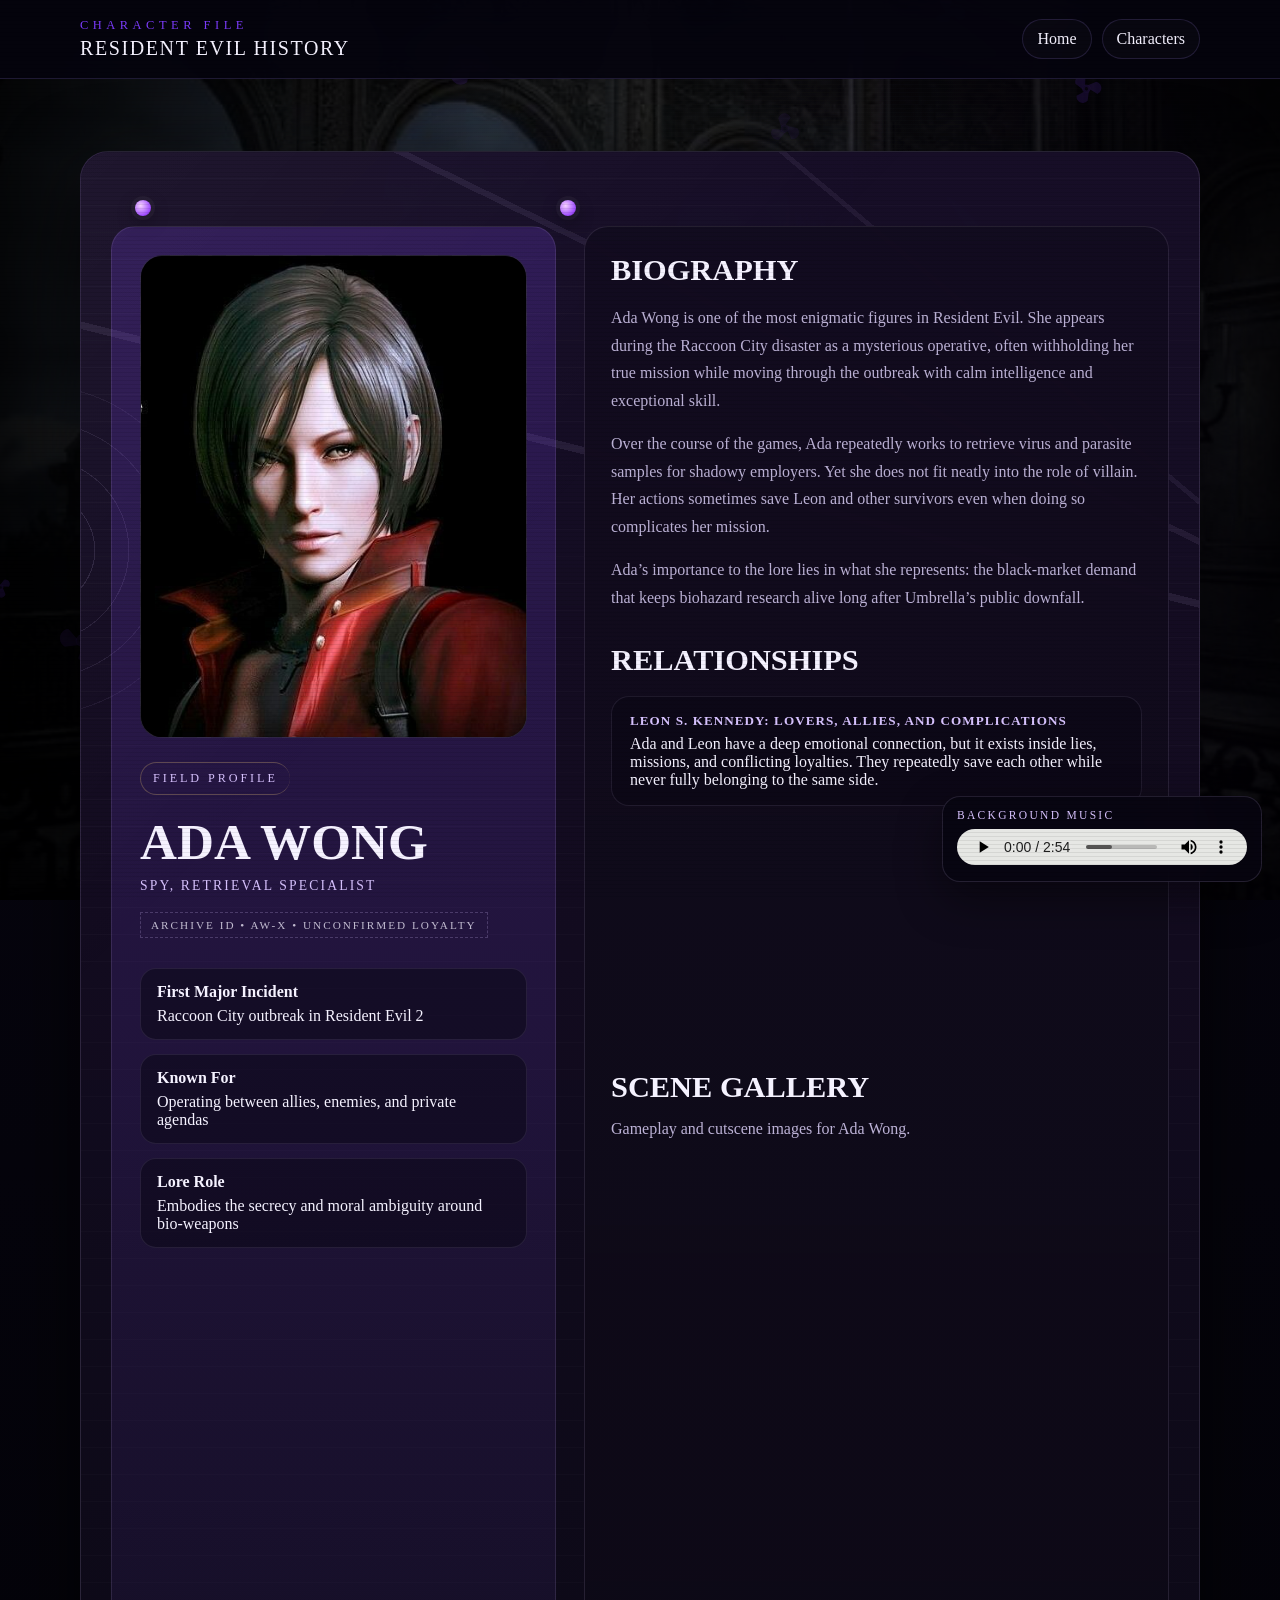
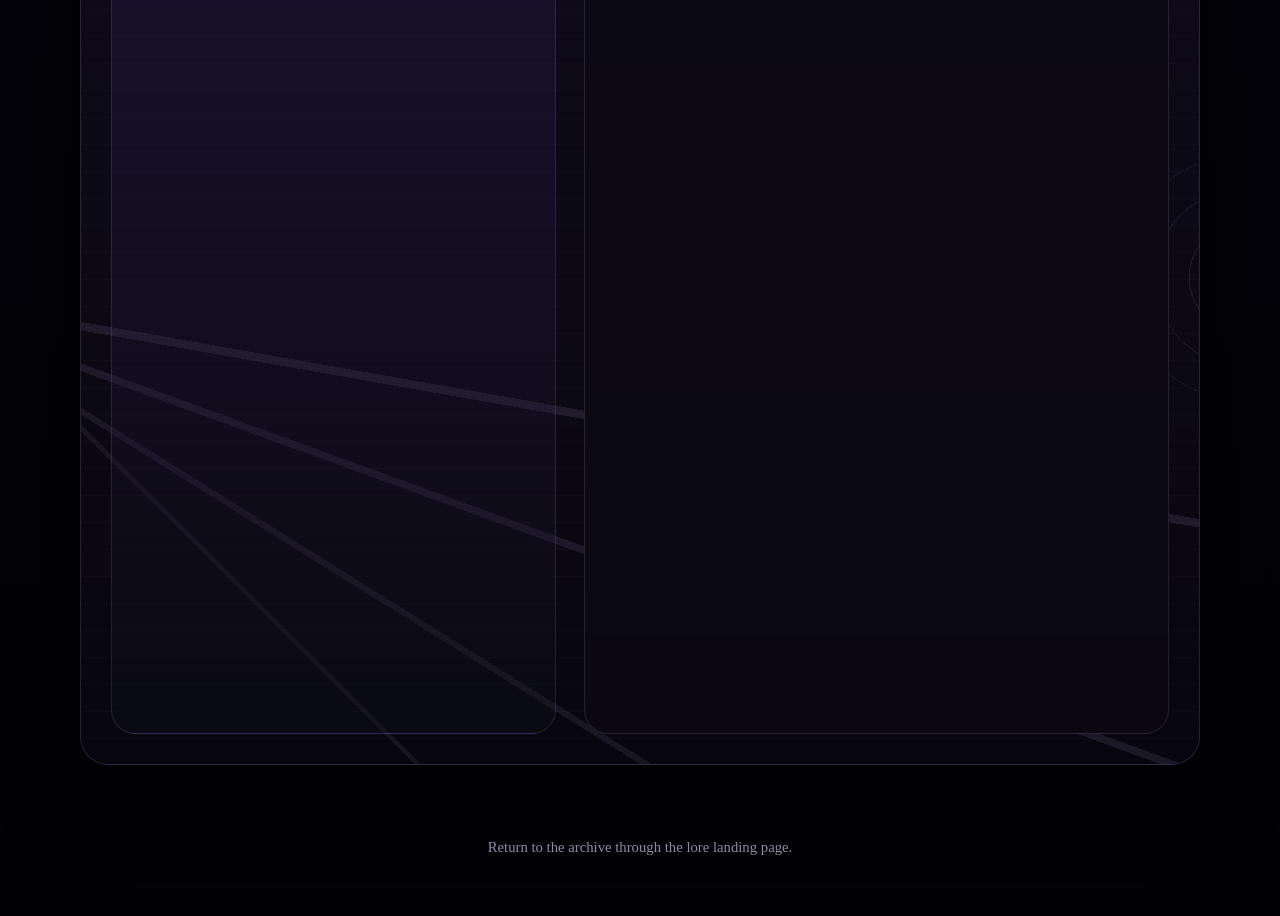
<file: ada-wong.html>
<!DOCTYPE html>
<html lang="en">
<head>
  <meta charset="UTF-8">
  <meta name="viewport" content="width=device-width, initial-scale=1.0">
  <title>Ada Wong</title>
  <link rel="stylesheet" href="styles.css">
</head>
<body class="ada-page">
  <header class="site-header">
    <div class="page-shell nav-wrap">
      <a class="brand" href="index.html">
        <span class="brand-mark">Character File</span>
        <span class="brand-title">Resident Evil History</span>
      </a>
      <nav class="nav-links" aria-label="Character navigation">
        <a href="index.html">Home</a>
        <details class="nav-dropdown">
          <summary>Characters</summary>
          <div class="dropdown-menu">
            <a href="leon-s-kennedy.html">Leon S. Kennedy</a>
            <a href="chris-redfield.html">Chris Redfield</a>
            <a href="jake-muller.html">Jake Muller</a>
            <a class="active" href="ada-wong.html">Ada Wong</a>
            <a href="jill-valentine.html">Jill Valentine</a>
            <a href="ethan-winters.html">Ethan Winters</a>
            <a href="claire-redfield.html">Claire Redfield</a>
            <a href="rebecca-chambers.html">Rebecca Chambers</a>
            <a href="albert-wesker.html">Albert Wesker</a>
            <a href="hunk.html">HUNK</a>
            <a href="sherry-birkin.html">Sherry Birkin</a>
          </div>
        </details>
      </nav>
    </div>
  </header>

  <main class="page-shell character-hero">
    <section class="character-panel case-file-panel">
      <span class="pin-mark pin-left"></span>
      <span class="pin-mark pin-right"></span>
      <aside class="character-badge">
        <div class="character-image-slot">
          <img src="ada_wong.jpg" alt="Ada Wong">
        </div>
        <span class="eyebrow">Field Profile</span>
        <h1 class="character-name">Ada Wong</h1>
        <div class="character-role">Spy, Retrieval Specialist</div>
        <div class="case-file-badge">Archive ID • AW-X • Unconfirmed Loyalty</div>
        <div class="meta-list">
          <div class="meta-item"><strong>First Major Incident</strong>Raccoon City outbreak in Resident Evil 2</div>
          <div class="meta-item"><strong>Known For</strong>Operating between allies, enemies, and private agendas</div>
          <div class="meta-item"><strong>Lore Role</strong>Embodies the secrecy and moral ambiguity around bio-weapons</div>
        </div>
      </aside>
      <div class="character-story story-paper">
        <h2>Biography</h2>
        <p>
          Ada Wong is one of the most enigmatic figures in Resident Evil. She appears during the Raccoon City
          disaster as a mysterious operative, often withholding her true mission while moving through the outbreak
          with calm intelligence and exceptional skill.
        </p>
        <p>
          Over the course of the games, Ada repeatedly works to retrieve virus and parasite samples for shadowy
          employers. Yet she does not fit neatly into the role of villain. Her actions sometimes save Leon and other
          survivors even when doing so complicates her mission.
        </p>
        <p>
          Ada’s importance to the lore lies in what she represents: the black-market demand that keeps biohazard
          research alive long after Umbrella’s public downfall.
        </p>
        <div class="relationship-section">
          <h2>Relationships</h2>
          <div class="relationship-list">
            <div class="relationship-item">
              <strong>Leon S. Kennedy: lovers, allies, and complications</strong>
              Ada and Leon have a deep emotional connection, but it exists inside lies, missions, and conflicting
              loyalties. They repeatedly save each other while never fully belonging to the same side.
            </div>
            <div class="relationship-item">
              <strong>Albert Wesker: temporary alliance</strong>
              Ada has worked with Wesker’s operations, but she treats those relationships as transactional rather than
              loyal. She rarely lets powerful men truly control her.
            </div>
            <div class="relationship-item">
              <strong>The wider cast: mysterious helper</strong>
              Ada often appears as a shadow ally, helping others at key moments while keeping her own motives hidden.
            </div>
          </div>
        </div>
        <div class="scene-gallery">
          <h2>Scene Gallery</h2>
          <p class="gallery-intro">Gameplay and cutscene images for Ada Wong.</p>
          <div class="gallery-grid">
            <figure class="gallery-card is-photo"><div class="gallery-shot"><img src="ada wong gallery/Ada Wong1.jpg" alt="Ada Wong gallery image 1"></div><figcaption>Ada in one of her signature mission looks.</figcaption></figure>
            <figure class="gallery-card is-photo"><div class="gallery-shot"><img src="ada wong gallery/ada wong default costume2.jpg" alt="Ada Wong gallery image 2"></div><figcaption>Ada in a sleek in-game costume shot.</figcaption></figure>
            <figure class="gallery-card is-photo"><div class="gallery-shot"><img src="ada wong gallery/adawong3.jpg" alt="Ada Wong gallery image 3"></div><figcaption>A story or traversal moment from Ada’s appearances.</figcaption></figure>
            <figure class="gallery-card is-photo"><div class="gallery-shot"><img src="ada wong gallery/adawong4.jpg" alt="Ada Wong gallery image 4"></div><figcaption>Ada during another dramatic mission scene.</figcaption></figure>
            <figure class="gallery-card is-photo"><div class="gallery-shot"><img src="ada wong gallery/Ada5.jpg" alt="Ada Wong gallery image 5"></div><figcaption>An additional archive shot for Ada’s gallery.</figcaption></figure>
          </div>
        </div>
      </div>
    </section>
  </main>

  <footer class="footer page-shell">
    Return to the archive through <a href="index.html">the lore landing page</a>.
  </footer>
  <div class="bgm-player">
    <div class="bgm-label">Background Music</div>
    <audio controls loop>
      <source src="Go_Tell_Aunt_Rhody_RE7_Official_Soundtrack_Full_Version_KLICKAUD.mp3" type="audio/mpeg">
    </audio>
  </div>
  <script src="script.js"></script>
</body>
</html>
</file>
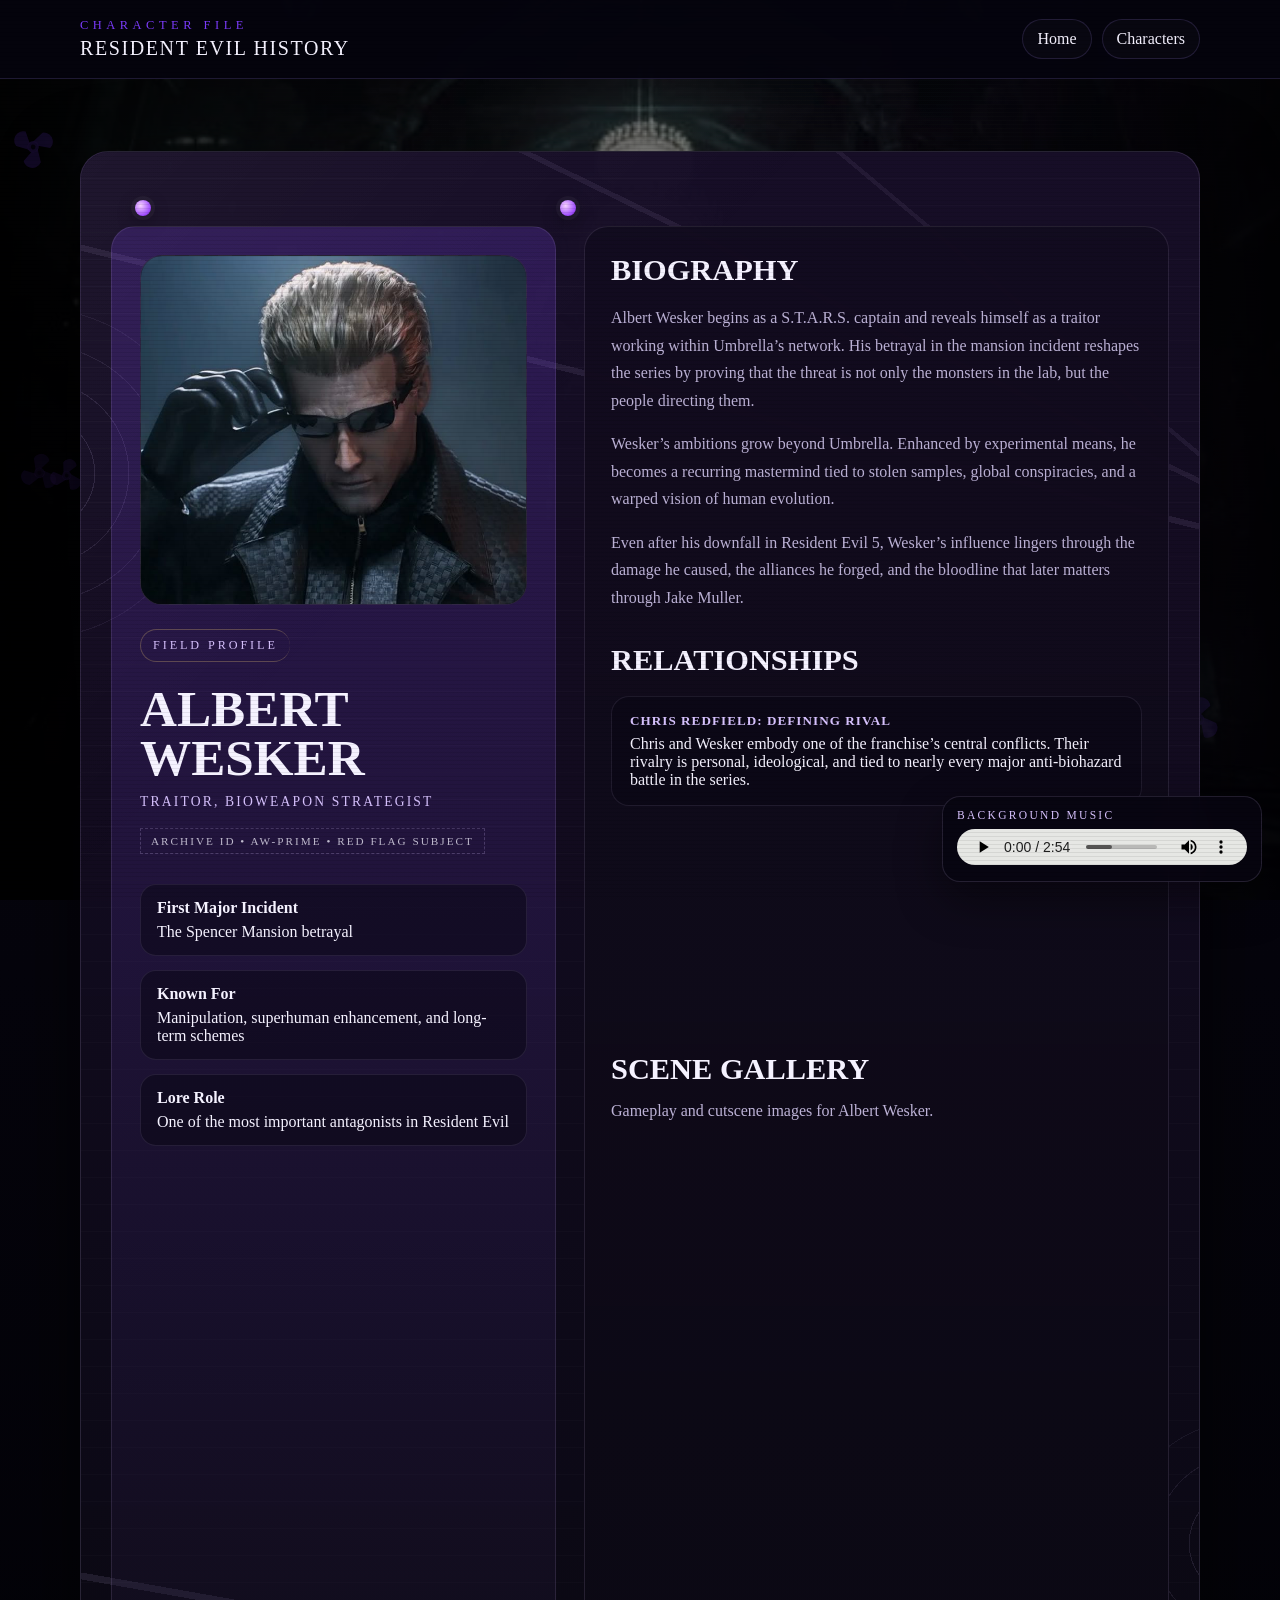
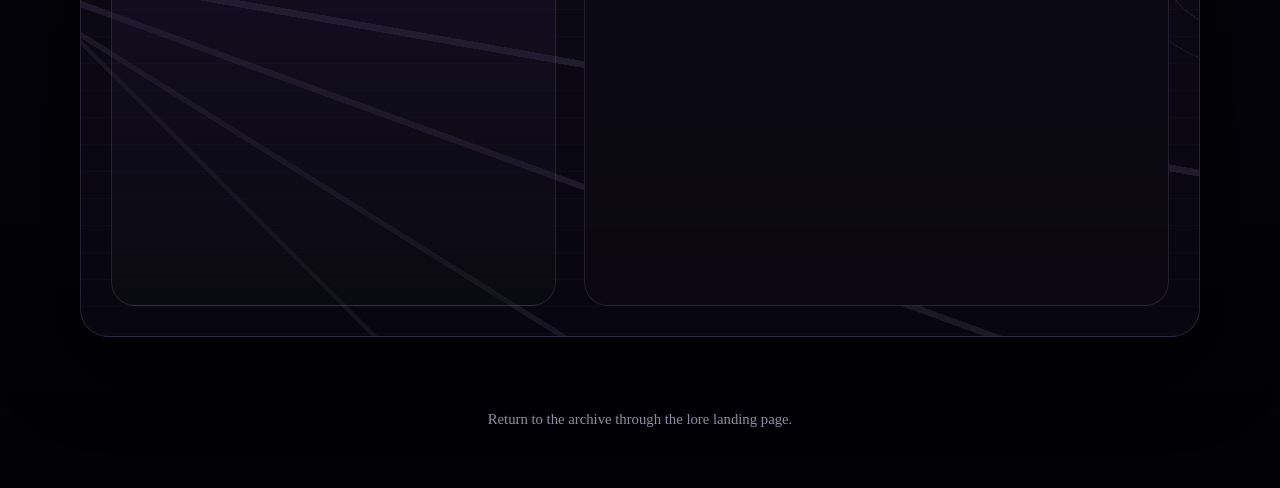
<file: albert-wesker.html>
<!DOCTYPE html>
<html lang="en">
<head>
  <meta charset="UTF-8">
  <meta name="viewport" content="width=device-width, initial-scale=1.0">
  <title>Albert Wesker</title>
  <link rel="stylesheet" href="styles.css">
</head>
<body class="wesker-page">
  <header class="site-header">
    <div class="page-shell nav-wrap">
      <a class="brand" href="index.html">
        <span class="brand-mark">Character File</span>
        <span class="brand-title">Resident Evil History</span>
      </a>
      <nav class="nav-links" aria-label="Character navigation">
        <a href="index.html">Home</a>
        <details class="nav-dropdown">
          <summary>Characters</summary>
          <div class="dropdown-menu">
            <a href="leon-s-kennedy.html">Leon S. Kennedy</a>
            <a href="chris-redfield.html">Chris Redfield</a>
            <a href="jake-muller.html">Jake Muller</a>
            <a href="ada-wong.html">Ada Wong</a>
            <a href="jill-valentine.html">Jill Valentine</a>
            <a href="ethan-winters.html">Ethan Winters</a>
            <a href="claire-redfield.html">Claire Redfield</a>
            <a href="rebecca-chambers.html">Rebecca Chambers</a>
            <a class="active" href="albert-wesker.html">Albert Wesker</a>
            <a href="hunk.html">HUNK</a>
            <a href="sherry-birkin.html">Sherry Birkin</a>
          </div>
        </details>
      </nav>
    </div>
  </header>

  <main class="page-shell character-hero">
    <section class="character-panel case-file-panel">
      <span class="pin-mark pin-left"></span>
      <span class="pin-mark pin-right"></span>
      <aside class="character-badge">
        <div class="character-image-slot">
          <img src="Albert Wesker.jpg" alt="Albert Wesker">
        </div>
        <span class="eyebrow">Field Profile</span>
        <h1 class="character-name">Albert Wesker</h1>
        <div class="character-role">Traitor, Bioweapon Strategist</div>
        <div class="case-file-badge">Archive ID • AW-PRIME • Red Flag Subject</div>
        <div class="meta-list">
          <div class="meta-item"><strong>First Major Incident</strong>The Spencer Mansion betrayal</div>
          <div class="meta-item"><strong>Known For</strong>Manipulation, superhuman enhancement, and long-term schemes</div>
          <div class="meta-item"><strong>Lore Role</strong>One of the most important antagonists in Resident Evil</div>
        </div>
      </aside>
      <div class="character-story story-paper">
        <h2>Biography</h2>
        <p>
          Albert Wesker begins as a S.T.A.R.S. captain and reveals himself as a traitor working within Umbrella’s
          network. His betrayal in the mansion incident reshapes the series by proving that the threat is not only the
          monsters in the lab, but the people directing them.
        </p>
        <p>
          Wesker’s ambitions grow beyond Umbrella. Enhanced by experimental means, he becomes a recurring mastermind
          tied to stolen samples, global conspiracies, and a warped vision of human evolution.
        </p>
        <p>
          Even after his downfall in Resident Evil 5, Wesker’s influence lingers through the damage he caused, the
          alliances he forged, and the bloodline that later matters through Jake Muller.
        </p>
        <div class="relationship-section">
          <h2>Relationships</h2>
          <div class="relationship-list">
            <div class="relationship-item">
              <strong>Chris Redfield: defining rival</strong>
              Chris and Wesker embody one of the franchise’s central conflicts. Their rivalry is personal, ideological,
              and tied to nearly every major anti-biohazard battle in the series.
            </div>
            <div class="relationship-item">
              <strong>Jill Valentine: victim of manipulation</strong>
              Wesker’s control over Jill reveals his willingness to weaponize even the strongest heroes for his plans.
            </div>
            <div class="relationship-item">
              <strong>Jake Muller: father by blood</strong>
              Wesker’s legacy survives in Jake, but Jake rejects the worldview that made Wesker so dangerous.
            </div>
          </div>
        </div>
        <div class="scene-gallery">
          <h2>Scene Gallery</h2>
          <p class="gallery-intro">Gameplay and cutscene images for Albert Wesker.</p>
          <div class="gallery-grid">
            <figure class="gallery-card is-photo"><div class="gallery-shot"><img src="albert wesker gallery/Albert Wesker from Resident Evil1.jpg" alt="Albert Wesker gallery image 1"></div><figcaption>Wesker during one of his defining series moments.</figcaption></figure>
            <figure class="gallery-card is-photo"><div class="gallery-shot"><img src="albert wesker gallery/Albert Wesker2.jpg" alt="Albert Wesker gallery image 2"></div><figcaption>A later-era Wesker image from his conflict arc.</figcaption></figure>
            <figure class="gallery-card is-photo"><div class="gallery-shot"><img src="albert wesker gallery/wesker3.jpg" alt="Albert Wesker gallery image 3"></div><figcaption>An additional Wesker scene for the archive.</figcaption></figure>
          </div>
        </div>
      </div>
    </section>
  </main>

  <footer class="footer page-shell">
    Return to the archive through <a href="index.html">the lore landing page</a>.
  </footer>
  <div class="bgm-player">
    <div class="bgm-label">Background Music</div>
    <audio controls loop>
      <source src="Go_Tell_Aunt_Rhody_RE7_Official_Soundtrack_Full_Version_KLICKAUD.mp3" type="audio/mpeg">
    </audio>
  </div>
  <script src="script.js"></script>
</body>
</html>
</file>
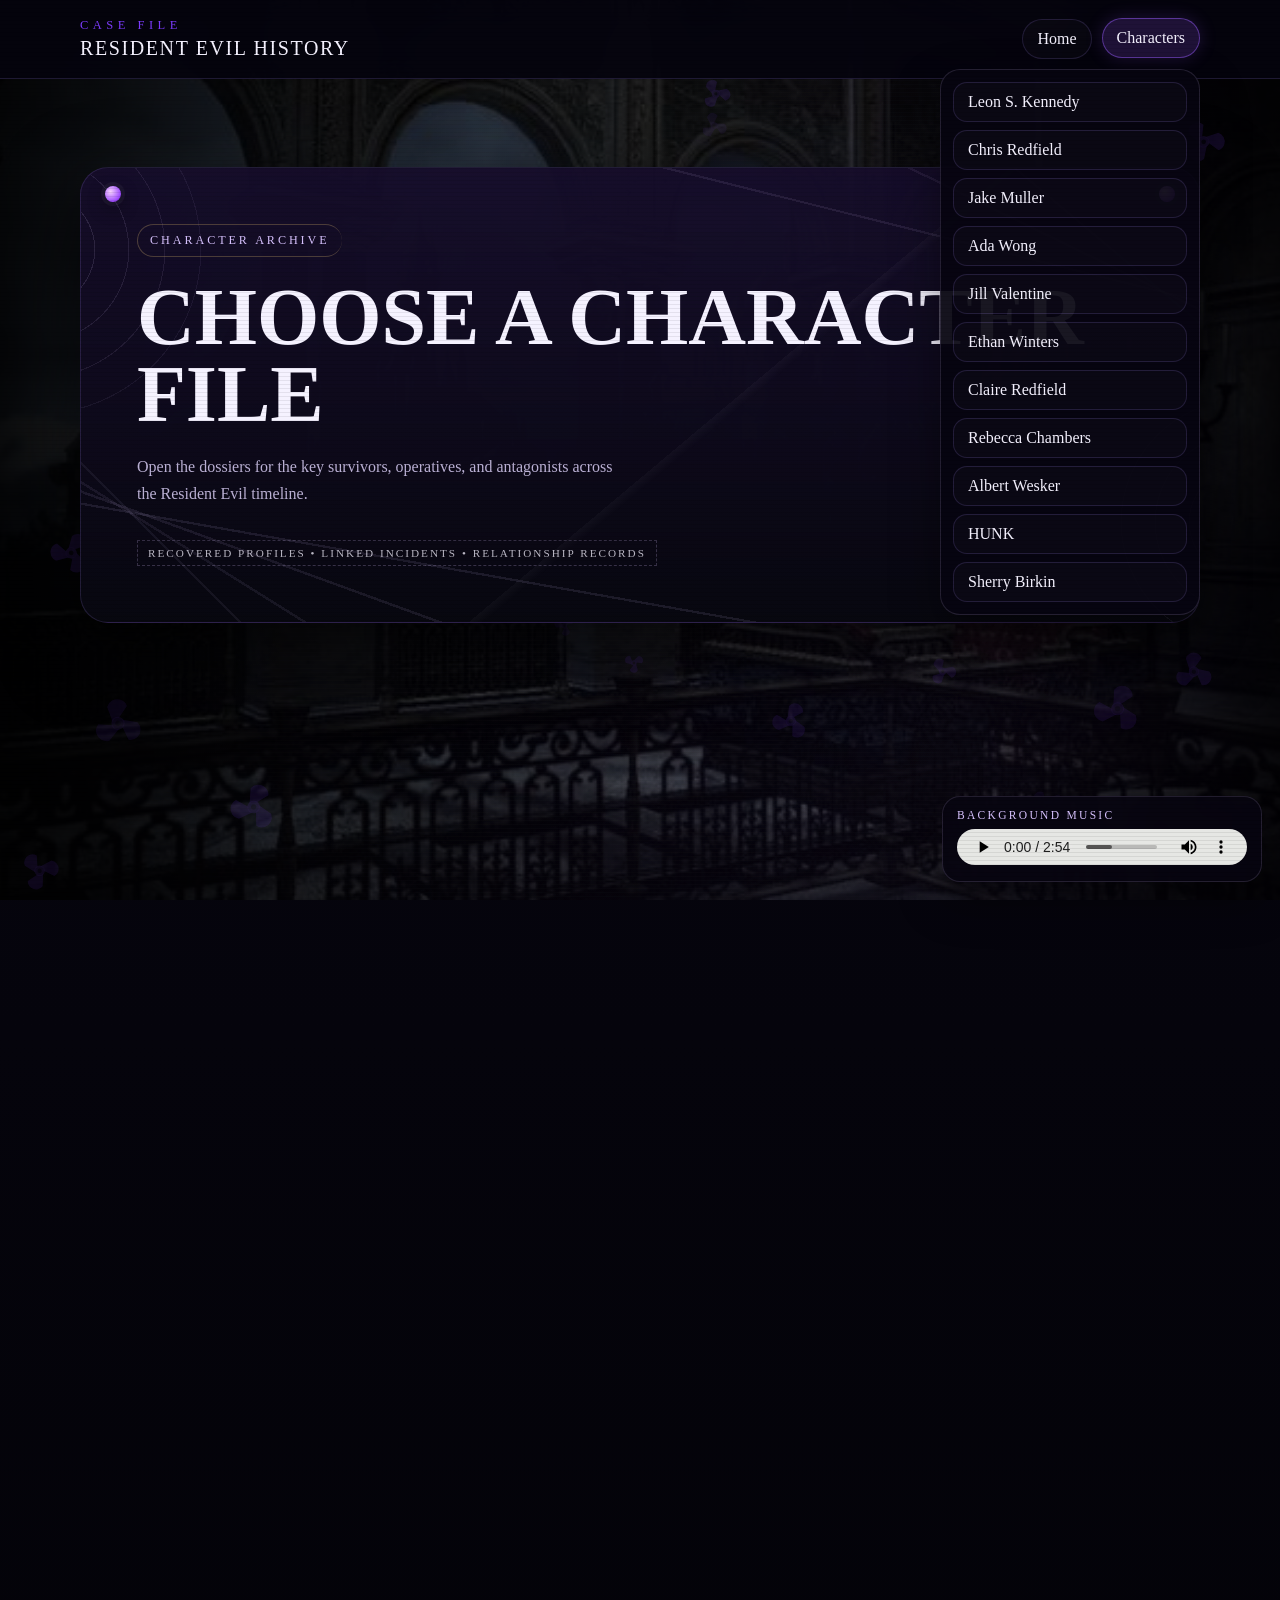
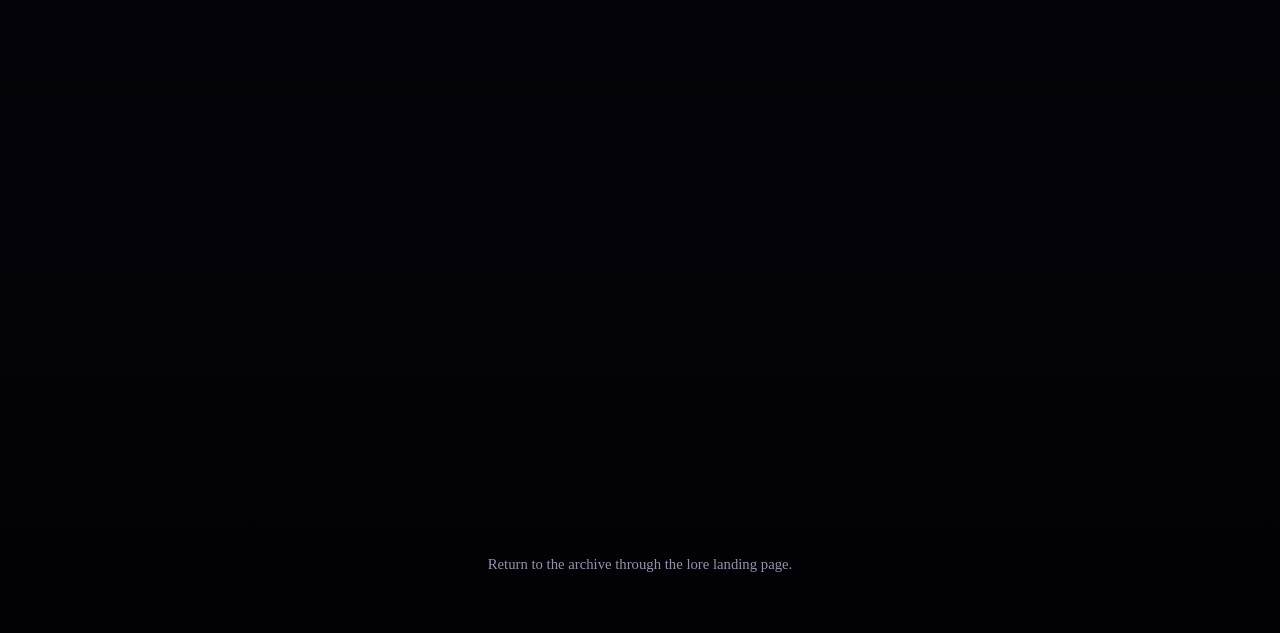
<file: characters.html>
<!DOCTYPE html>
<html lang="en">
<head>
  <meta charset="UTF-8">
  <meta name="viewport" content="width=device-width, initial-scale=1.0">
  <title>Character Files</title>
  <link rel="stylesheet" href="styles.css">
</head>
<body class="characters-page">
  <header class="site-header">
    <div class="page-shell nav-wrap">
      <a class="brand" href="index.html">
        <span class="brand-mark">Case File</span>
        <span class="brand-title">Resident Evil History</span>
      </a>
      <nav class="nav-links" aria-label="Main navigation">
        <a href="index.html">Home</a>
        <details class="nav-dropdown" open>
          <summary>Characters</summary>
          <div class="dropdown-menu">
            <a href="leon-s-kennedy.html">Leon S. Kennedy</a>
            <a href="chris-redfield.html">Chris Redfield</a>
            <a href="jake-muller.html">Jake Muller</a>
            <a href="ada-wong.html">Ada Wong</a>
            <a href="jill-valentine.html">Jill Valentine</a>
            <a href="ethan-winters.html">Ethan Winters</a>
            <a href="claire-redfield.html">Claire Redfield</a>
            <a href="rebecca-chambers.html">Rebecca Chambers</a>
            <a href="albert-wesker.html">Albert Wesker</a>
            <a href="hunk.html">HUNK</a>
            <a href="sherry-birkin.html">Sherry Birkin</a>
          </div>
        </details>
      </nav>
    </div>
  </header>

  <main class="page-shell archive-stack">
    <section class="hero">
      <div class="hero-panel">
        <span class="pin-mark pin-left"></span>
        <span class="pin-mark pin-right"></span>
        <div class="hero-copy">
          <span class="eyebrow">Character Archive</span>
          <h1>Choose A Character File</h1>
          <p class="hero-text">
            Open the dossiers for the key survivors, operatives, and antagonists across the Resident Evil timeline.
          </p>
          <div class="evidence-label">Recovered profiles • linked incidents • relationship records</div>
        </div>
      </div>
    </section>

    <section class="content-panel">
      <h2 class="section-title">Character Selection</h2>
      <div class="character-selector">
        <a class="character-card" href="leon-s-kennedy.html" style="--card-bg: url('place/re2 remake leon.jpg')">
          <span class="chapter-tag">File LSK-02</span>
          <h3>Leon S. Kennedy</h3>
          <p>Government agent shaped by the fall of Raccoon City and the global spread of bio-terror.</p>
        </a>
        <a class="character-card" href="chris-redfield.html" style="--card-bg: url('place/Spencer mansion main hall chris.jpg')">
          <span class="chapter-tag">File CR-01</span>
          <h3>Chris Redfield</h3>
          <p>Veteran anti-biohazard fighter whose war against Umbrella and Wesker defines the series.</p>
        </a>
        <a class="character-card" href="jake-muller.html" style="--card-bg: url('place/resident evil 6 aesthetic jake muller.jpeg')">
          <span class="chapter-tag">File JM-06</span>
          <h3>Jake Muller</h3>
          <p>Mercenary carrying one of the franchise’s most dangerous bloodlines.</p>
        </a>
        <a class="character-card" href="ada-wong.html" style="--card-bg: url('place/Resident Evil 4 ada wong.jpg')">
          <span class="chapter-tag">File AW-X</span>
          <h3>Ada Wong</h3>
          <p>Mysterious operative who moves between ally, thief, and ghost in every major crisis.</p>
        </a>
        <a class="character-card" href="jill-valentine.html" style="--card-bg: url('place/jill valentine.jpg')">
          <span class="chapter-tag">File JV-03</span>
          <h3>Jill Valentine</h3>
          <p>Original survivor of the mansion era and one of Resident Evil’s strongest field operatives.</p>
        </a>
        <a class="character-card" href="ethan-winters.html" style="--card-bg: url('place/Bakers family ethan.jpg')">
          <span class="chapter-tag">File EW-07</span>
          <h3>Ethan Winters</h3>
          <p>Ordinary man pulled into the Mold nightmare and the tragedy of Village.</p>
        </a>
        <a class="character-card" href="claire-redfield.html" style="--card-bg: url('place/_Resident Evil 2_ Title sequence claire.jpg')">
          <span class="chapter-tag">File CLR-02</span>
          <h3>Claire Redfield</h3>
          <p>Compassionate survivor whose story centers on protection, family, and resilience.</p>
        </a>
        <a class="character-card" href="rebecca-chambers.html" style="--card-bg: url('place/Inspired by resident evil render with Unreal Engine 4_24 and raytrace, Pasquale  Scionti rebecca.jpg')">
          <span class="chapter-tag">File RC-00</span>
          <h3>Rebecca Chambers</h3>
          <p>S.T.A.R.S. medic and early witness to the Umbrella disasters.</p>
        </a>
        <a class="character-card" href="albert-wesker.html" style="--card-bg: url('place/Albert.jpg')">
          <span class="chapter-tag">File AW-Prime</span>
          <h3>Albert Wesker</h3>
          <p>Mastermind, traitor, and one of the series’ defining antagonists.</p>
        </a>
        <a class="character-card" href="hunk.html" style="--card-bg: linear-gradient(180deg, rgba(20, 36, 28, 0.24), rgba(8, 8, 12, 0.84))">
          <span class="chapter-tag">File U.S.S.-04</span>
          <h3>HUNK</h3>
          <p>Umbrella Security Service operative known as the Grim Reaper, feared for surviving impossible missions.</p>
        </a>
        <a class="character-card" href="sherry-birkin.html" style="--card-bg: url('place/Resident Evil 3 Remake sherry.jpg')">
          <span class="chapter-tag">File SB-02</span>
          <h3>Sherry Birkin</h3>
          <p>Child survivor of Raccoon City who grows into a hardened government operative.</p>
        </a>
      </div>
    </section>
  </main>

  <footer class="footer page-shell">
    Return to the archive through <a href="index.html">the lore landing page</a>.
  </footer>
  <div class="bgm-player">
    <div class="bgm-label">Background Music</div>
    <audio controls loop>
      <source src="Go_Tell_Aunt_Rhody_RE7_Official_Soundtrack_Full_Version_KLICKAUD.mp3" type="audio/mpeg">
    </audio>
  </div>
  <script src="script.js"></script>
</body>
</html>
</file>
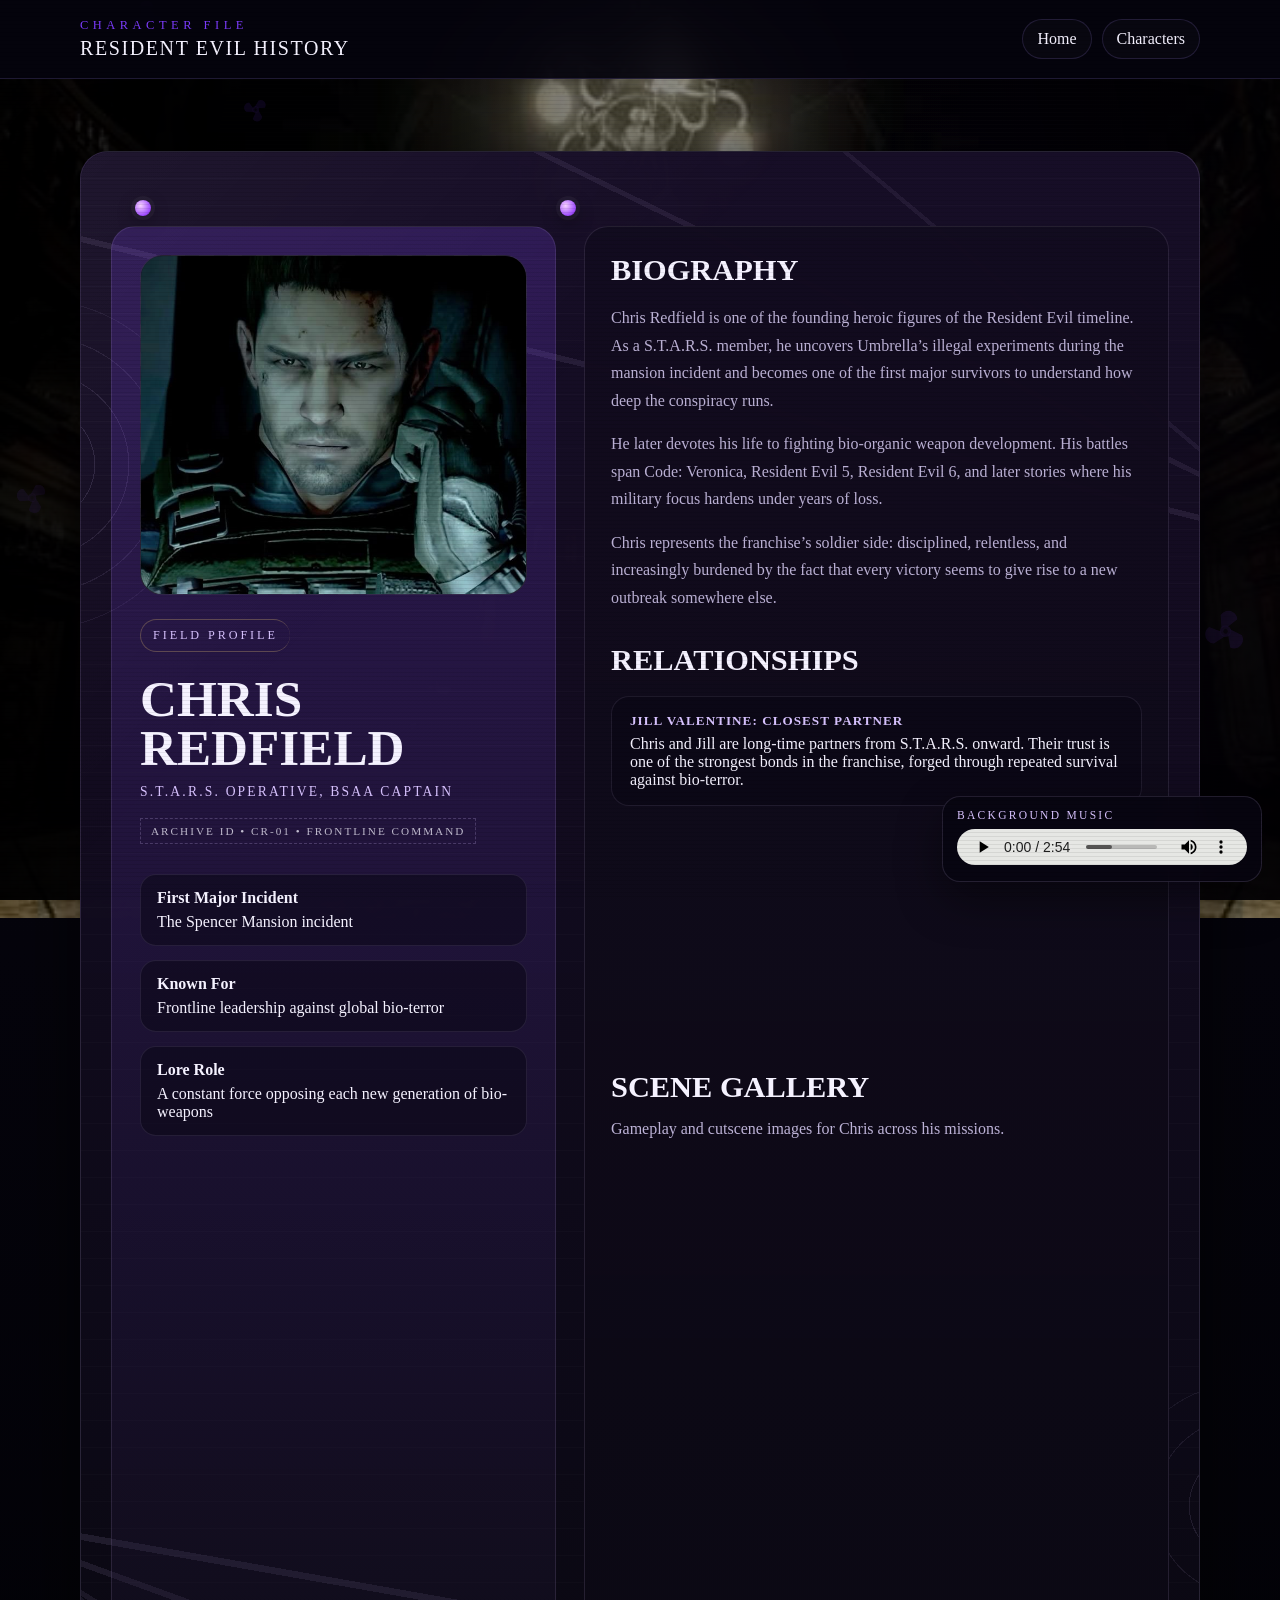
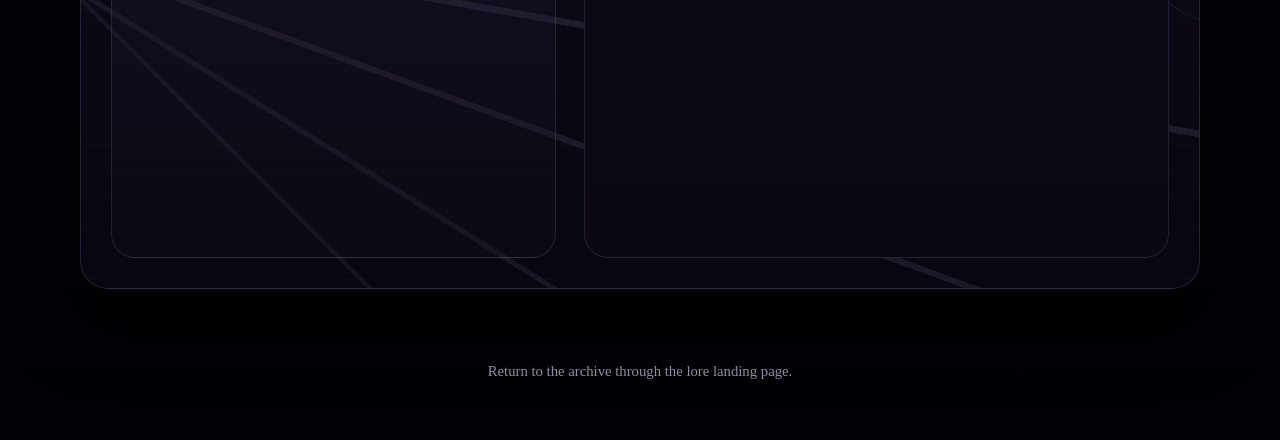
<file: chris-redfield.html>
<!DOCTYPE html>
<html lang="en">
<head>
  <meta charset="UTF-8">
  <meta name="viewport" content="width=device-width, initial-scale=1.0">
  <title>Chris Redfield</title>
  <link rel="stylesheet" href="styles.css">
</head>
<body class="chris-page">
  <header class="site-header">
    <div class="page-shell nav-wrap">
      <a class="brand" href="index.html">
        <span class="brand-mark">Character File</span>
        <span class="brand-title">Resident Evil History</span>
      </a>
      <nav class="nav-links" aria-label="Character navigation">
        <a href="index.html">Home</a>
        <details class="nav-dropdown">
          <summary>Characters</summary>
          <div class="dropdown-menu">
            <a href="leon-s-kennedy.html">Leon S. Kennedy</a>
            <a class="active" href="chris-redfield.html">Chris Redfield</a>
            <a href="jake-muller.html">Jake Muller</a>
            <a href="ada-wong.html">Ada Wong</a>
            <a href="jill-valentine.html">Jill Valentine</a>
            <a href="ethan-winters.html">Ethan Winters</a>
            <a href="claire-redfield.html">Claire Redfield</a>
            <a href="rebecca-chambers.html">Rebecca Chambers</a>
            <a href="albert-wesker.html">Albert Wesker</a>
            <a href="hunk.html">HUNK</a>
            <a href="sherry-birkin.html">Sherry Birkin</a>
          </div>
        </details>
      </nav>
    </div>
  </header>

  <main class="page-shell character-hero">
    <section class="character-panel case-file-panel">
      <span class="pin-mark pin-left"></span>
      <span class="pin-mark pin-right"></span>
      <aside class="character-badge">
        <div class="character-image-slot">
          <img src="Chris Redfield.jpg" alt="Chris Redfield">
        </div>
        <span class="eyebrow">Field Profile</span>
        <h1 class="character-name">Chris Redfield</h1>
        <div class="character-role">S.T.A.R.S. Operative, BSAA Captain</div>
        <div class="case-file-badge">Archive ID • CR-01 • Frontline Command</div>
        <div class="meta-list">
          <div class="meta-item"><strong>First Major Incident</strong>The Spencer Mansion incident</div>
          <div class="meta-item"><strong>Known For</strong>Frontline leadership against global bio-terror</div>
          <div class="meta-item"><strong>Lore Role</strong>A constant force opposing each new generation of bio-weapons</div>
        </div>
      </aside>
      <div class="character-story story-paper">
        <h2>Biography</h2>
        <p>
          Chris Redfield is one of the founding heroic figures of the Resident Evil timeline. As a S.T.A.R.S. member,
          he uncovers Umbrella’s illegal experiments during the mansion incident and becomes one of the first major
          survivors to understand how deep the conspiracy runs.
        </p>
        <p>
          He later devotes his life to fighting bio-organic weapon development. His battles span Code: Veronica,
          Resident Evil 5, Resident Evil 6, and later stories where his military focus hardens under years of loss.
        </p>
        <p>
          Chris represents the franchise’s soldier side: disciplined, relentless, and increasingly burdened by the
          fact that every victory seems to give rise to a new outbreak somewhere else.
        </p>
        <div class="relationship-section">
          <h2>Relationships</h2>
          <div class="relationship-list">
            <div class="relationship-item">
              <strong>Jill Valentine: closest partner</strong>
              Chris and Jill are long-time partners from S.T.A.R.S. onward. Their trust is one of the strongest bonds
              in the franchise, forged through repeated survival against bio-terror.
            </div>
            <div class="relationship-item">
              <strong>Claire Redfield: protective older brother</strong>
              Chris’s relationship with Claire drives major parts of the series. He constantly tries to keep her safe
              even though she is fully capable in her own right.
            </div>
            <div class="relationship-item">
              <strong>Albert Wesker: enemy and former comrade</strong>
              Wesker’s betrayal turns a former working relationship into one of the series’ defining rivalries.
            </div>
          </div>
        </div>
        <div class="scene-gallery">
          <h2>Scene Gallery</h2>
          <p class="gallery-intro">Gameplay and cutscene images for Chris across his missions.</p>
          <div class="gallery-grid">
            <figure class="gallery-card is-photo"><div class="gallery-shot"><img src="chris gallery/Chris Redfield1.jpg" alt="Chris gallery image 1"></div><figcaption>Chris during an earlier field operation.</figcaption></figure>
            <figure class="gallery-card is-photo"><div class="gallery-shot"><img src="chris gallery/Resident Evil Village - Chris Redfield2.jpg" alt="Chris gallery image 2"></div><figcaption>A Resident Evil Village-era Chris image.</figcaption></figure>
            <figure class="gallery-card is-photo"><div class="gallery-shot"><img src="chris gallery/Chris Redfield _3.jpg" alt="Chris gallery image 3"></div><figcaption>Chris in a tense story sequence.</figcaption></figure>
            <figure class="gallery-card is-photo"><div class="gallery-shot"><img src="chris gallery/Chris redfield villag4.jpg" alt="Chris gallery image 4"></div><figcaption>Another late-series combat shot for Chris.</figcaption></figure>
          </div>
        </div>
      </div>
    </section>
  </main>

  <footer class="footer page-shell">
    Return to the archive through <a href="index.html">the lore landing page</a>.
  </footer>
  <div class="bgm-player">
    <div class="bgm-label">Background Music</div>
    <audio controls loop>
      <source src="Go_Tell_Aunt_Rhody_RE7_Official_Soundtrack_Full_Version_KLICKAUD.mp3" type="audio/mpeg">
    </audio>
  </div>
  <script src="script.js"></script>
</body>
</html>
</file>
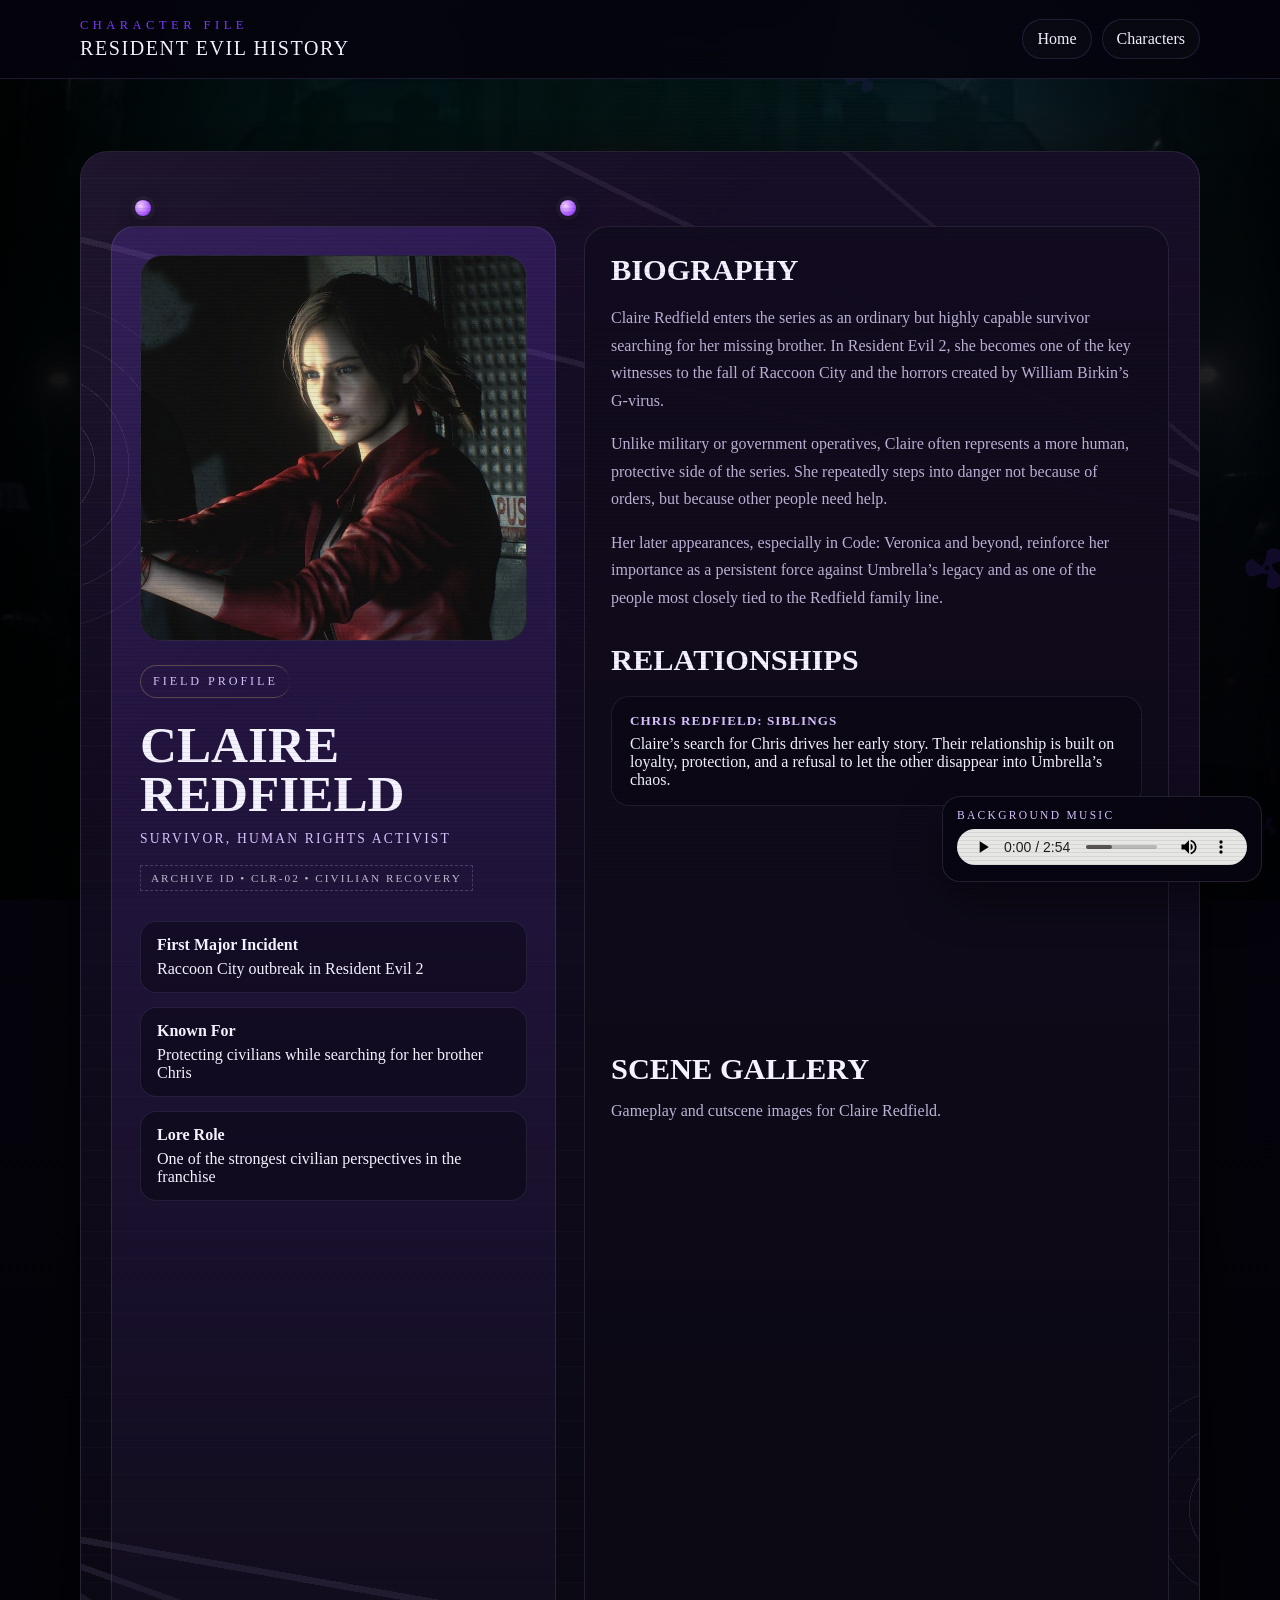
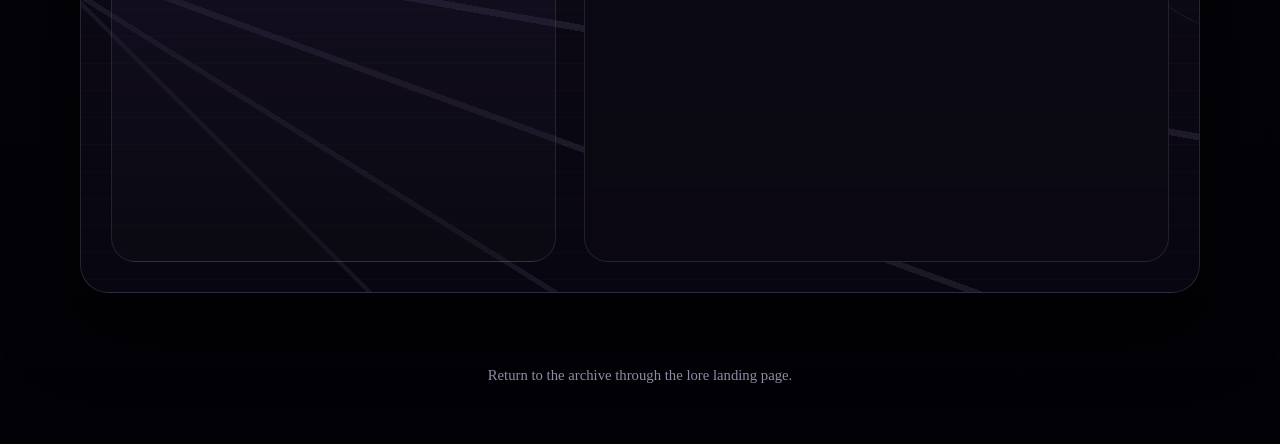
<file: claire-redfield.html>
<!DOCTYPE html>
<html lang="en">
<head>
  <meta charset="UTF-8">
  <meta name="viewport" content="width=device-width, initial-scale=1.0">
  <title>Claire Redfield</title>
  <link rel="stylesheet" href="styles.css">
</head>
<body class="claire-page">
  <header class="site-header">
    <div class="page-shell nav-wrap">
      <a class="brand" href="index.html">
        <span class="brand-mark">Character File</span>
        <span class="brand-title">Resident Evil History</span>
      </a>
      <nav class="nav-links" aria-label="Character navigation">
        <a href="index.html">Home</a>
        <details class="nav-dropdown">
          <summary>Characters</summary>
          <div class="dropdown-menu">
            <a href="leon-s-kennedy.html">Leon S. Kennedy</a>
            <a href="chris-redfield.html">Chris Redfield</a>
            <a href="jake-muller.html">Jake Muller</a>
            <a href="ada-wong.html">Ada Wong</a>
            <a href="jill-valentine.html">Jill Valentine</a>
            <a href="ethan-winters.html">Ethan Winters</a>
            <a class="active" href="claire-redfield.html">Claire Redfield</a>
            <a href="rebecca-chambers.html">Rebecca Chambers</a>
            <a href="albert-wesker.html">Albert Wesker</a>
            <a href="hunk.html">HUNK</a>
            <a href="sherry-birkin.html">Sherry Birkin</a>
          </div>
        </details>
      </nav>
    </div>
  </header>

  <main class="page-shell character-hero">
    <section class="character-panel case-file-panel">
      <span class="pin-mark pin-left"></span>
      <span class="pin-mark pin-right"></span>
      <aside class="character-badge">
        <div class="character-image-slot">
          <img src="claire redfield.jpg" alt="Claire Redfield">
        </div>
        <span class="eyebrow">Field Profile</span>
        <h1 class="character-name">Claire Redfield</h1>
        <div class="character-role">Survivor, Human Rights Activist</div>
        <div class="case-file-badge">Archive ID • CLR-02 • Civilian Recovery</div>
        <div class="meta-list">
          <div class="meta-item"><strong>First Major Incident</strong>Raccoon City outbreak in Resident Evil 2</div>
          <div class="meta-item"><strong>Known For</strong>Protecting civilians while searching for her brother Chris</div>
          <div class="meta-item"><strong>Lore Role</strong>One of the strongest civilian perspectives in the franchise</div>
        </div>
      </aside>
      <div class="character-story story-paper">
        <h2>Biography</h2>
        <p>
          Claire Redfield enters the series as an ordinary but highly capable survivor searching for her missing
          brother. In Resident Evil 2, she becomes one of the key witnesses to the fall of Raccoon City and the
          horrors created by William Birkin’s G-virus.
        </p>
        <p>
          Unlike military or government operatives, Claire often represents a more human, protective side of the
          series. She repeatedly steps into danger not because of orders, but because other people need help.
        </p>
        <p>
          Her later appearances, especially in Code: Veronica and beyond, reinforce her importance as a persistent
          force against Umbrella’s legacy and as one of the people most closely tied to the Redfield family line.
        </p>
        <div class="relationship-section">
          <h2>Relationships</h2>
          <div class="relationship-list">
            <div class="relationship-item">
              <strong>Chris Redfield: siblings</strong>
              Claire’s search for Chris drives her early story. Their relationship is built on loyalty, protection,
              and a refusal to let the other disappear into Umbrella’s chaos.
            </div>
            <div class="relationship-item">
              <strong>Leon S. Kennedy: trusted friend</strong>
              Leon and Claire survive Raccoon City together. They share deep trust, but the series frames them more as
              lasting allies than a central romance.
            </div>
            <div class="relationship-item">
              <strong>Sherry Birkin: guardian figure</strong>
              Claire acts as Sherry’s protector during Resident Evil 2, creating one of the most compassionate bonds
              in the franchise.
            </div>
          </div>
        </div>
        <div class="scene-gallery">
          <h2>Scene Gallery</h2>
          <p class="gallery-intro">Gameplay and cutscene images for Claire Redfield.</p>
          <div class="gallery-grid">
            <figure class="gallery-card is-photo"><div class="gallery-shot"><img src="claire redifeld gallery/claire1.jpg" alt="Claire Redfield gallery image 1"></div><figcaption>Claire in an early crisis sequence.</figcaption></figure>
            <figure class="gallery-card is-photo"><div class="gallery-shot"><img src="claire redifeld gallery/claire2.jpg" alt="Claire Redfield gallery image 2"></div><figcaption>A story moment centered on Claire’s survival arc.</figcaption></figure>
            <figure class="gallery-card is-photo"><div class="gallery-shot"><img src="claire redifeld gallery/claire3.jpg" alt="Claire Redfield gallery image 3"></div><figcaption>Claire in another action or rescue scene.</figcaption></figure>
            <figure class="gallery-card is-photo"><div class="gallery-shot"><img src="claire redifeld gallery/claire4.jpg" alt="Claire Redfield gallery image 4"></div><figcaption>An extra archive image for Claire’s page.</figcaption></figure>
          </div>
        </div>
      </div>
    </section>
  </main>

  <footer class="footer page-shell">
    Return to the archive through <a href="index.html">the lore landing page</a>.
  </footer>
  <div class="bgm-player">
    <div class="bgm-label">Background Music</div>
    <audio controls loop>
      <source src="Go_Tell_Aunt_Rhody_RE7_Official_Soundtrack_Full_Version_KLICKAUD.mp3" type="audio/mpeg">
    </audio>
  </div>
  <script src="script.js"></script>
</body>
</html>
</file>
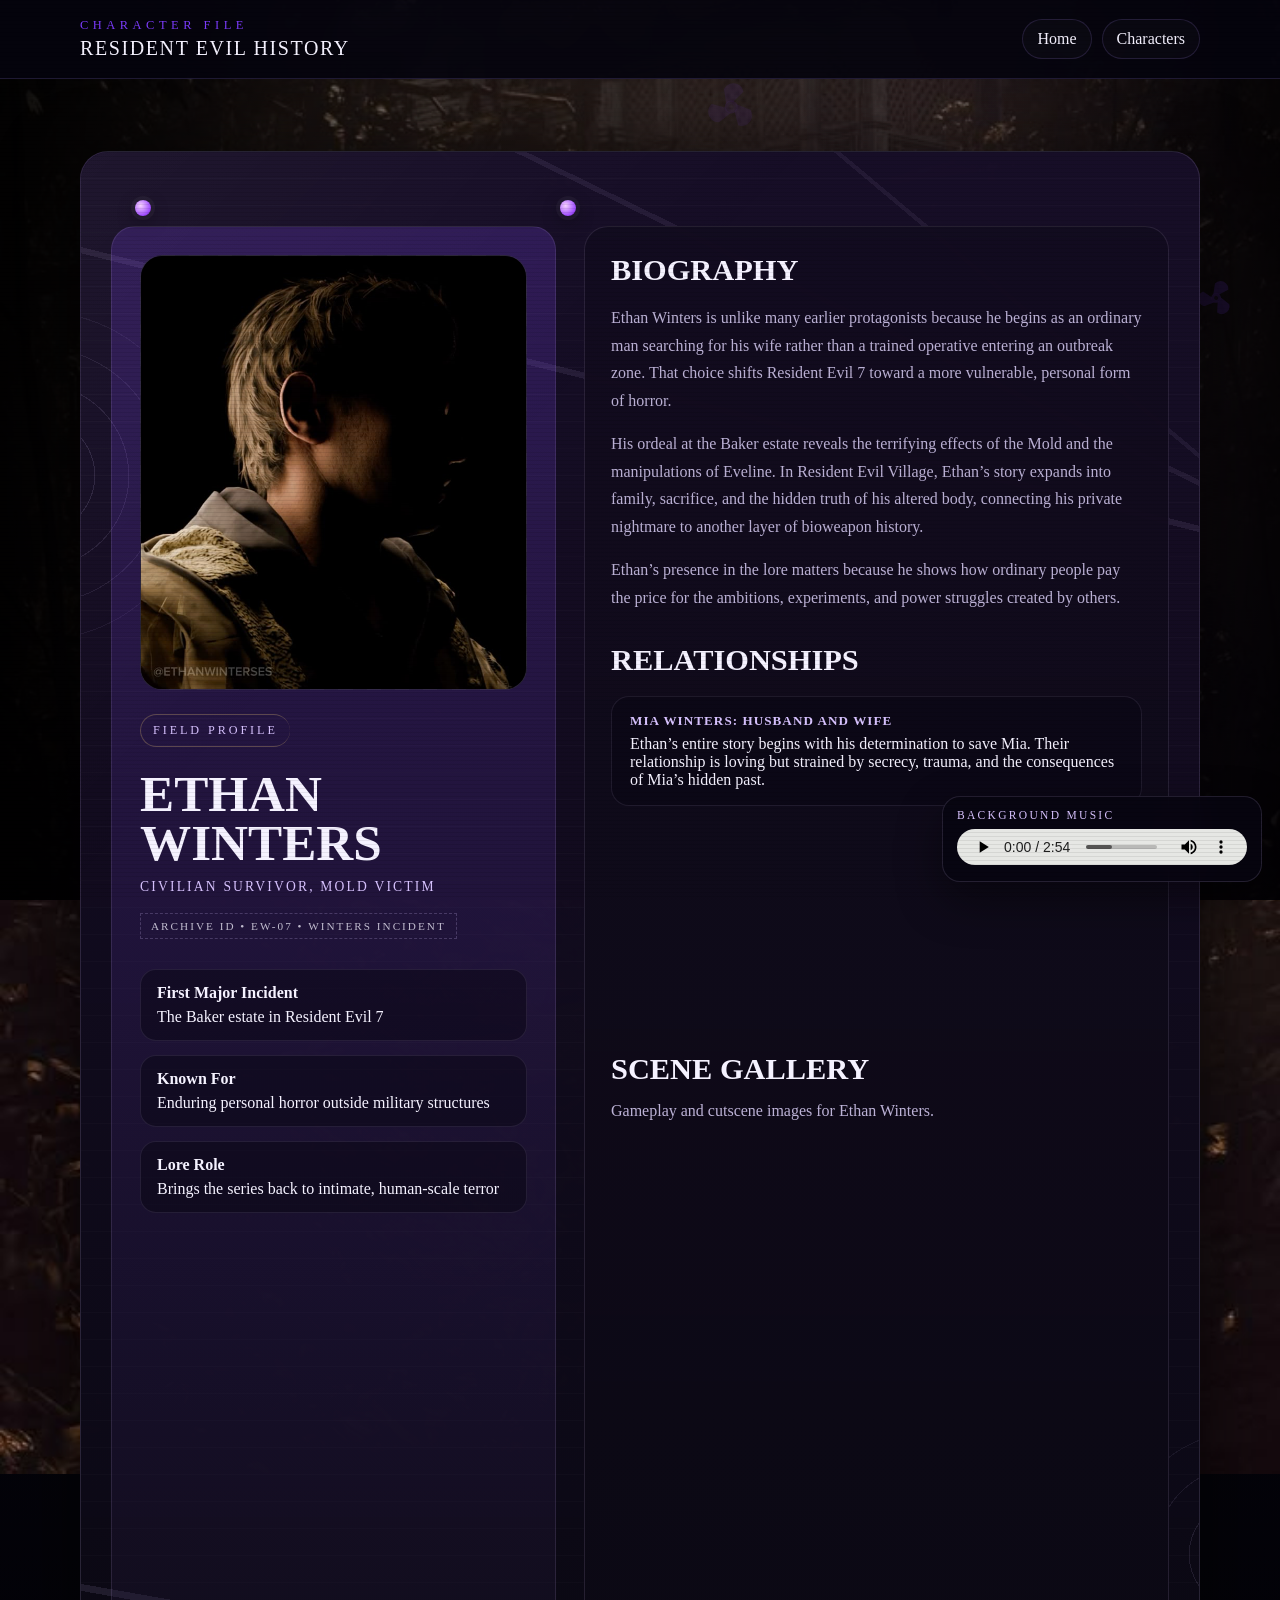
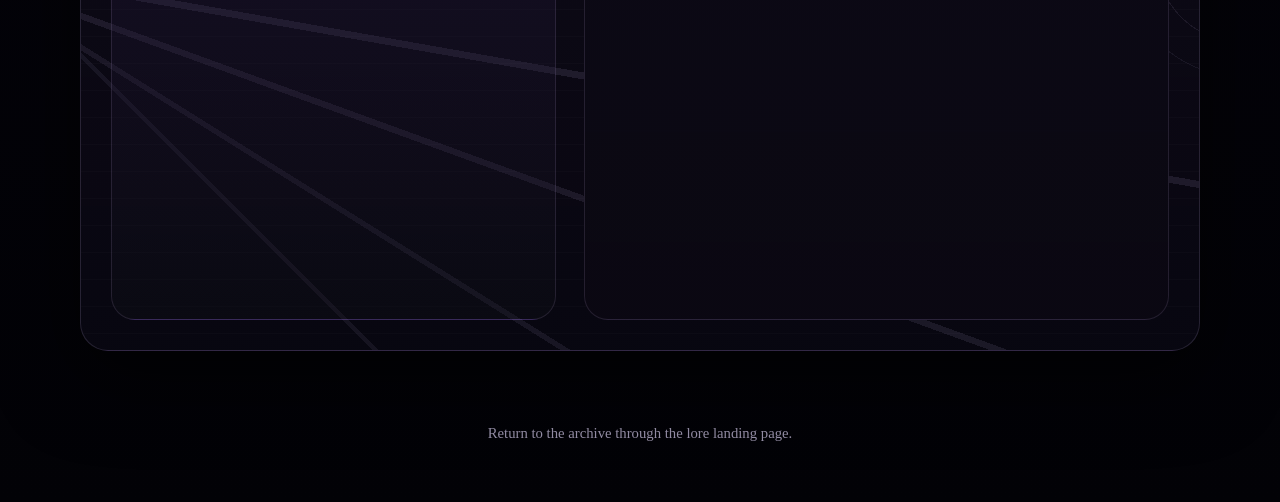
<file: ethan-winters.html>
<!DOCTYPE html>
<html lang="en">
<head>
  <meta charset="UTF-8">
  <meta name="viewport" content="width=device-width, initial-scale=1.0">
  <title>Ethan Winters</title>
  <link rel="stylesheet" href="styles.css">
</head>
<body class="ethan-page">
  <header class="site-header">
    <div class="page-shell nav-wrap">
      <a class="brand" href="index.html">
        <span class="brand-mark">Character File</span>
        <span class="brand-title">Resident Evil History</span>
      </a>
      <nav class="nav-links" aria-label="Character navigation">
        <a href="index.html">Home</a>
        <details class="nav-dropdown">
          <summary>Characters</summary>
          <div class="dropdown-menu">
            <a href="leon-s-kennedy.html">Leon S. Kennedy</a>
            <a href="chris-redfield.html">Chris Redfield</a>
            <a href="jake-muller.html">Jake Muller</a>
            <a href="ada-wong.html">Ada Wong</a>
            <a href="jill-valentine.html">Jill Valentine</a>
            <a class="active" href="ethan-winters.html">Ethan Winters</a>
            <a href="claire-redfield.html">Claire Redfield</a>
            <a href="rebecca-chambers.html">Rebecca Chambers</a>
            <a href="albert-wesker.html">Albert Wesker</a>
            <a href="hunk.html">HUNK</a>
            <a href="sherry-birkin.html">Sherry Birkin</a>
          </div>
        </details>
      </nav>
    </div>
  </header>

  <main class="page-shell character-hero">
    <section class="character-panel case-file-panel">
      <span class="pin-mark pin-left"></span>
      <span class="pin-mark pin-right"></span>
      <aside class="character-badge">
        <div class="character-image-slot">
          <img src="ethan winters.jpg" alt="Ethan Winters">
        </div>
        <span class="eyebrow">Field Profile</span>
        <h1 class="character-name">Ethan Winters</h1>
        <div class="character-role">Civilian Survivor, Mold Victim</div>
        <div class="case-file-badge">Archive ID • EW-07 • Winters Incident</div>
        <div class="meta-list">
          <div class="meta-item"><strong>First Major Incident</strong>The Baker estate in Resident Evil 7</div>
          <div class="meta-item"><strong>Known For</strong>Enduring personal horror outside military structures</div>
          <div class="meta-item"><strong>Lore Role</strong>Brings the series back to intimate, human-scale terror</div>
        </div>
      </aside>
      <div class="character-story story-paper">
        <h2>Biography</h2>
        <p>
          Ethan Winters is unlike many earlier protagonists because he begins as an ordinary man searching for his
          wife rather than a trained operative entering an outbreak zone. That choice shifts Resident Evil 7 toward a
          more vulnerable, personal form of horror.
        </p>
        <p>
          His ordeal at the Baker estate reveals the terrifying effects of the Mold and the manipulations of Eveline.
          In Resident Evil Village, Ethan’s story expands into family, sacrifice, and the hidden truth of his altered
          body, connecting his private nightmare to another layer of bioweapon history.
        </p>
        <p>
          Ethan’s presence in the lore matters because he shows how ordinary people pay the price for the ambitions,
          experiments, and power struggles created by others.
        </p>
        <div class="relationship-section">
          <h2>Relationships</h2>
          <div class="relationship-list">
            <div class="relationship-item">
              <strong>Mia Winters: husband and wife</strong>
              Ethan’s entire story begins with his determination to save Mia. Their relationship is loving but strained
              by secrecy, trauma, and the consequences of Mia’s hidden past.
            </div>
            <div class="relationship-item">
              <strong>Rose Winters: father and daughter</strong>
              Ethan’s relationship with Rose defines Resident Evil Village. His sacrifice is driven by protecting her
              future at any cost.
            </div>
            <div class="relationship-item">
              <strong>Chris Redfield: tense ally</strong>
              Ethan does not fully trust Chris for much of Village, but both are ultimately fighting to save Rose and
              stop Miranda’s plans.
            </div>
          </div>
        </div>
        <div class="scene-gallery">
          <h2>Scene Gallery</h2>
          <p class="gallery-intro">Gameplay and cutscene images for Ethan Winters.</p>
          <div class="gallery-grid">
            <figure class="gallery-card is-photo"><div class="gallery-shot"><img src="ethan winters gallery/ethan1.jpg" alt="Ethan Winters gallery image 1"></div><figcaption>Ethan during an early horror sequence.</figcaption></figure>
            <figure class="gallery-card is-photo"><div class="gallery-shot"><img src="ethan winters gallery/ethan2.jpg" alt="Ethan Winters gallery image 2"></div><figcaption>A tense cutscene from Ethan’s storyline.</figcaption></figure>
            <figure class="gallery-card is-photo"><div class="gallery-shot"><img src="ethan winters gallery/ethan3.jpg" alt="Ethan Winters gallery image 3"></div><figcaption>Ethan in another dangerous in-game encounter.</figcaption></figure>
            <figure class="gallery-card is-photo"><div class="gallery-shot"><img src="ethan winters gallery/ethan4.jpg" alt="Ethan Winters gallery image 4"></div><figcaption>An additional scene from Ethan’s survival arc.</figcaption></figure>
          </div>
        </div>
      </div>
    </section>
  </main>

  <footer class="footer page-shell">
    Return to the archive through <a href="index.html">the lore landing page</a>.
  </footer>
  <div class="bgm-player">
    <div class="bgm-label">Background Music</div>
    <audio controls loop>
      <source src="Go_Tell_Aunt_Rhody_RE7_Official_Soundtrack_Full_Version_KLICKAUD.mp3" type="audio/mpeg">
    </audio>
  </div>
  <script src="script.js"></script>
</body>
</html>
</file>
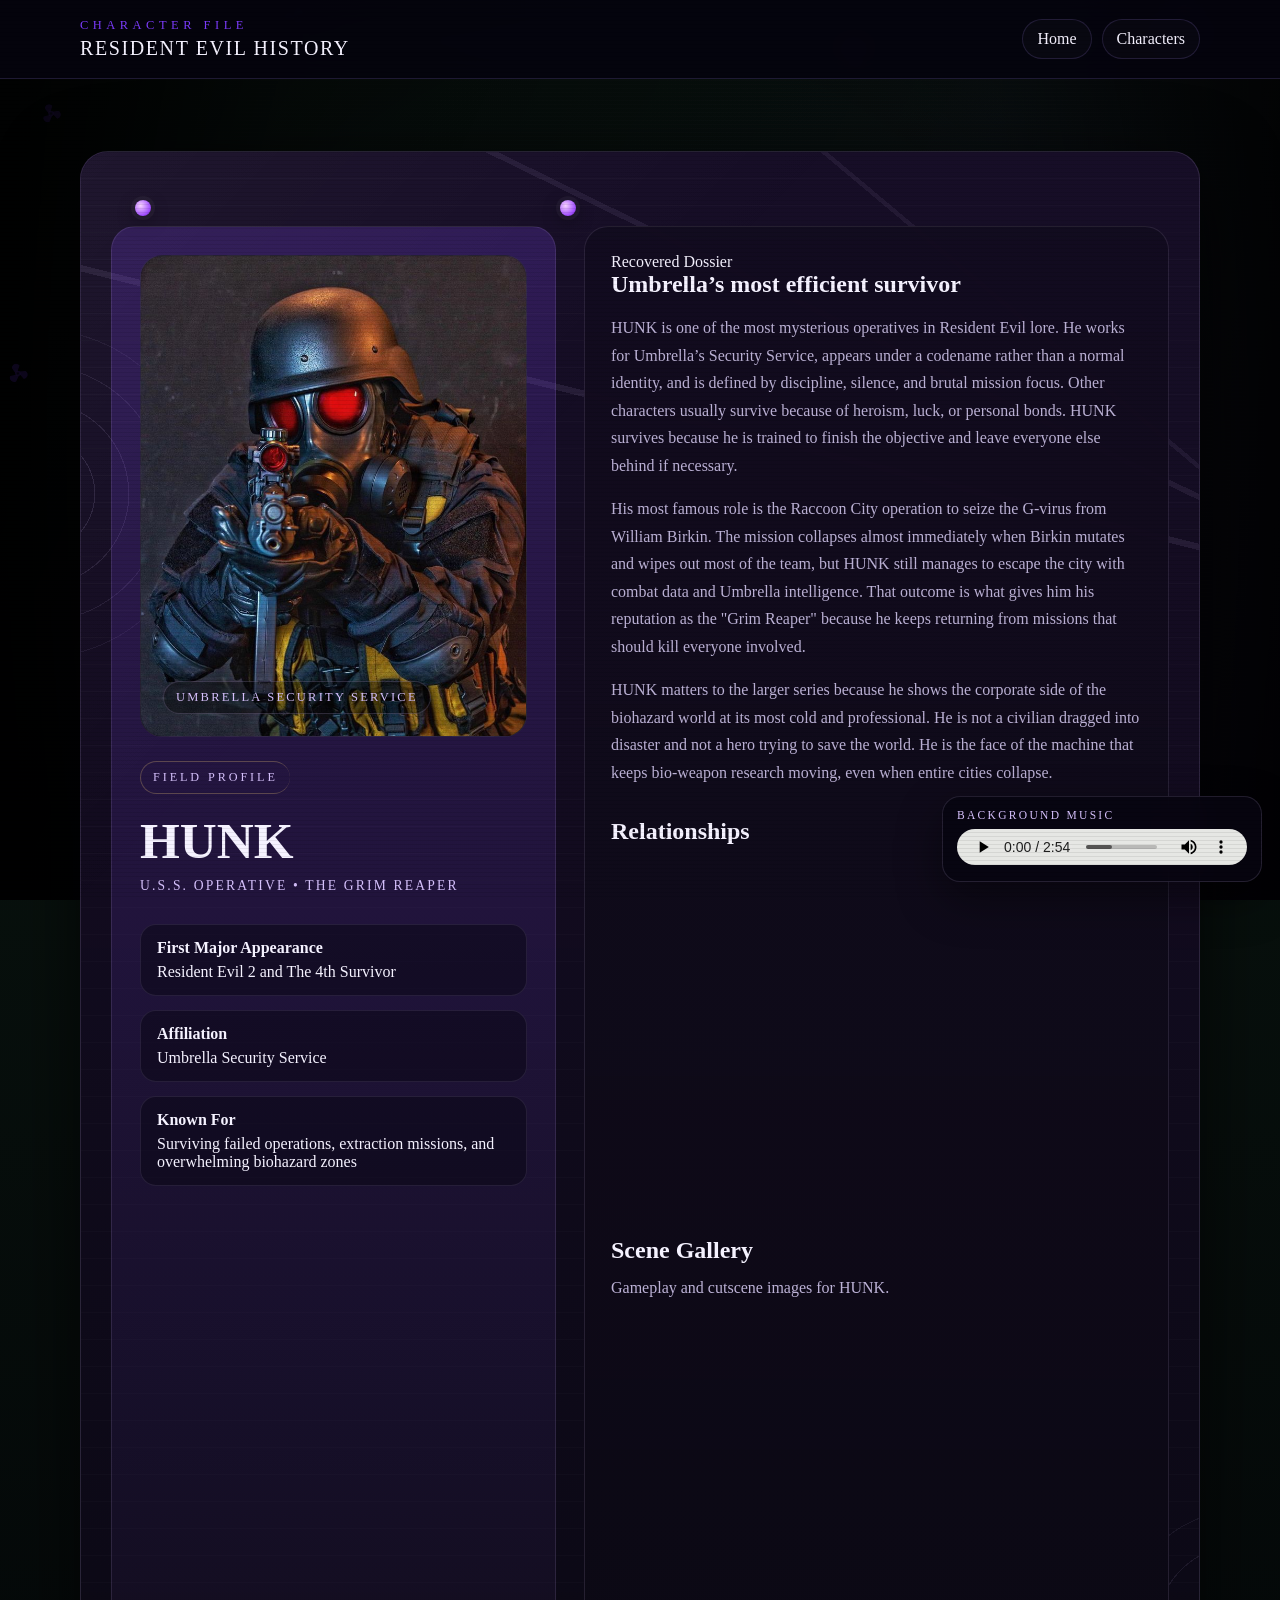
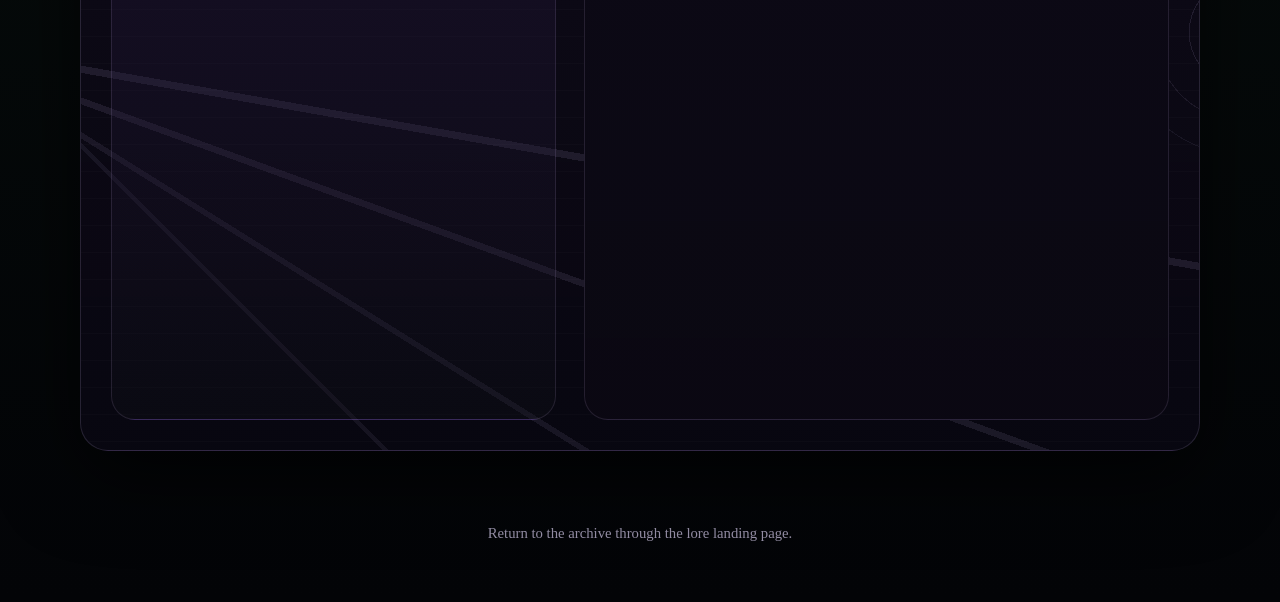
<file: hunk.html>
<!DOCTYPE html>
<html lang="en">
<head>
  <meta charset="UTF-8">
  <meta name="viewport" content="width=device-width, initial-scale=1.0">
  <title>HUNK</title>
  <link rel="stylesheet" href="styles.css">
</head>
<body class="hunk-page">
  <header class="site-header">
    <div class="page-shell nav-wrap">
      <a class="brand" href="index.html">
        <span class="brand-mark">Character File</span>
        <span class="brand-title">Resident Evil History</span>
      </a>
      <nav class="nav-links" aria-label="Character navigation">
        <a href="index.html">Home</a>
        <details class="nav-dropdown">
          <summary>Characters</summary>
          <div class="dropdown-menu">
            <a href="leon-s-kennedy.html">Leon S. Kennedy</a>
            <a href="chris-redfield.html">Chris Redfield</a>
            <a href="jake-muller.html">Jake Muller</a>
            <a href="ada-wong.html">Ada Wong</a>
            <a href="jill-valentine.html">Jill Valentine</a>
            <a href="ethan-winters.html">Ethan Winters</a>
            <a href="claire-redfield.html">Claire Redfield</a>
            <a href="rebecca-chambers.html">Rebecca Chambers</a>
            <a href="albert-wesker.html">Albert Wesker</a>
            <a class="active" href="hunk.html">HUNK</a>
            <a href="sherry-birkin.html">Sherry Birkin</a>
          </div>
        </details>
      </nav>
    </div>
  </header>

  <main class="page-shell character-hero">
    <section class="character-panel case-file-panel">
      <span class="pin-mark pin-left"></span>
      <span class="pin-mark pin-right"></span>
      <aside class="character-badge">
        <div class="character-image-slot">
          <img src="hunk.jpg" alt="HUNK">
          <span>Umbrella Security Service</span>
        </div>
        <span class="eyebrow">Field Profile</span>
        <h1 class="character-name">HUNK</h1>
        <div class="character-role">U.S.S. Operative • The Grim Reaper</div>
        <div class="meta-list">
          <div class="meta-item">
            <strong>First Major Appearance</strong>
            Resident Evil 2 and The 4th Survivor
          </div>
          <div class="meta-item">
            <strong>Affiliation</strong>
            Umbrella Security Service
          </div>
          <div class="meta-item">
            <strong>Known For</strong>
            Surviving failed operations, extraction missions, and overwhelming biohazard zones
          </div>
        </div>
      </aside>

      <div class="story-paper">
        <span class="section-kicker">Recovered Dossier</span>
        <h2>Umbrella’s most efficient survivor</h2>
        <p>
          HUNK is one of the most mysterious operatives in Resident Evil lore. He works for Umbrella’s Security
          Service, appears under a codename rather than a normal identity, and is defined by discipline, silence,
          and brutal mission focus. Other characters usually survive because of heroism, luck, or personal bonds.
          HUNK survives because he is trained to finish the objective and leave everyone else behind if necessary.
        </p>
        <p>
          His most famous role is the Raccoon City operation to seize the G-virus from William Birkin. The mission
          collapses almost immediately when Birkin mutates and wipes out most of the team, but HUNK still manages to
          escape the city with combat data and Umbrella intelligence. That outcome is what gives him his reputation
          as the "Grim Reaper" because he keeps returning from missions that should kill everyone involved.
        </p>
        <p>
          HUNK matters to the larger series because he shows the corporate side of the biohazard world at its most
          cold and professional. He is not a civilian dragged into disaster and not a hero trying to save the world.
          He is the face of the machine that keeps bio-weapon research moving, even when entire cities collapse.
        </p>
        <div class="relationship-section">
          <h2>Relationships</h2>
          <div class="relationship-list">
            <div class="relationship-item">
              <strong>Umbrella Corporation: loyal instrument</strong>
              HUNK is one of Umbrella’s most dependable agents, trusted with retrieval and containment missions that
              require precision and absolute secrecy.
            </div>
            <div class="relationship-item">
              <strong>William Birkin: failed extraction target</strong>
              HUNK’s Raccoon City mission centers on recovering Birkin’s G-virus research, but Birkin’s mutation turns
              the assignment into one of the deadliest operations in the series.
            </div>
            <div class="relationship-item">
              <strong>Other survivors: distant contrast</strong>
              HUNK rarely forms emotional ties, which makes him a sharp contrast to Leon, Claire, Jill, and Chris,
              whose stories are built around trust, protection, and trauma.
            </div>
          </div>
        </div>
        <div class="scene-gallery">
          <h2>Scene Gallery</h2>
          <p class="gallery-intro">Gameplay and cutscene images for HUNK.</p>
          <div class="gallery-grid">
            <figure class="gallery-card is-photo"><div class="gallery-shot"><img src="hunk gallery/hunk1.jpg" alt="HUNK gallery image 1"></div><figcaption>HUNK during a Raccoon City-style combat scene.</figcaption></figure>
            <figure class="gallery-card is-photo"><div class="gallery-shot"><img src="hunk gallery/hunk2.jpg" alt="HUNK gallery image 2"></div><figcaption>A closer operational shot from HUNK’s missions.</figcaption></figure>
            <figure class="gallery-card is-photo"><div class="gallery-shot"><img src="hunk gallery/hunk3.jpg" alt="HUNK gallery image 3"></div><figcaption>An additional Grim Reaper archive image.</figcaption></figure>
          </div>
        </div>
      </div>
    </section>
  </main>

  <footer class="footer page-shell">
    Return to the archive through <a href="index.html">the lore landing page</a>.
  </footer>
  <div class="bgm-player">
    <div class="bgm-label">Background Music</div>
    <audio controls loop>
      <source src="Go_Tell_Aunt_Rhody_RE7_Official_Soundtrack_Full_Version_KLICKAUD.mp3" type="audio/mpeg">
    </audio>
  </div>
  <script src="script.js"></script>
</body>
</html>
</file>
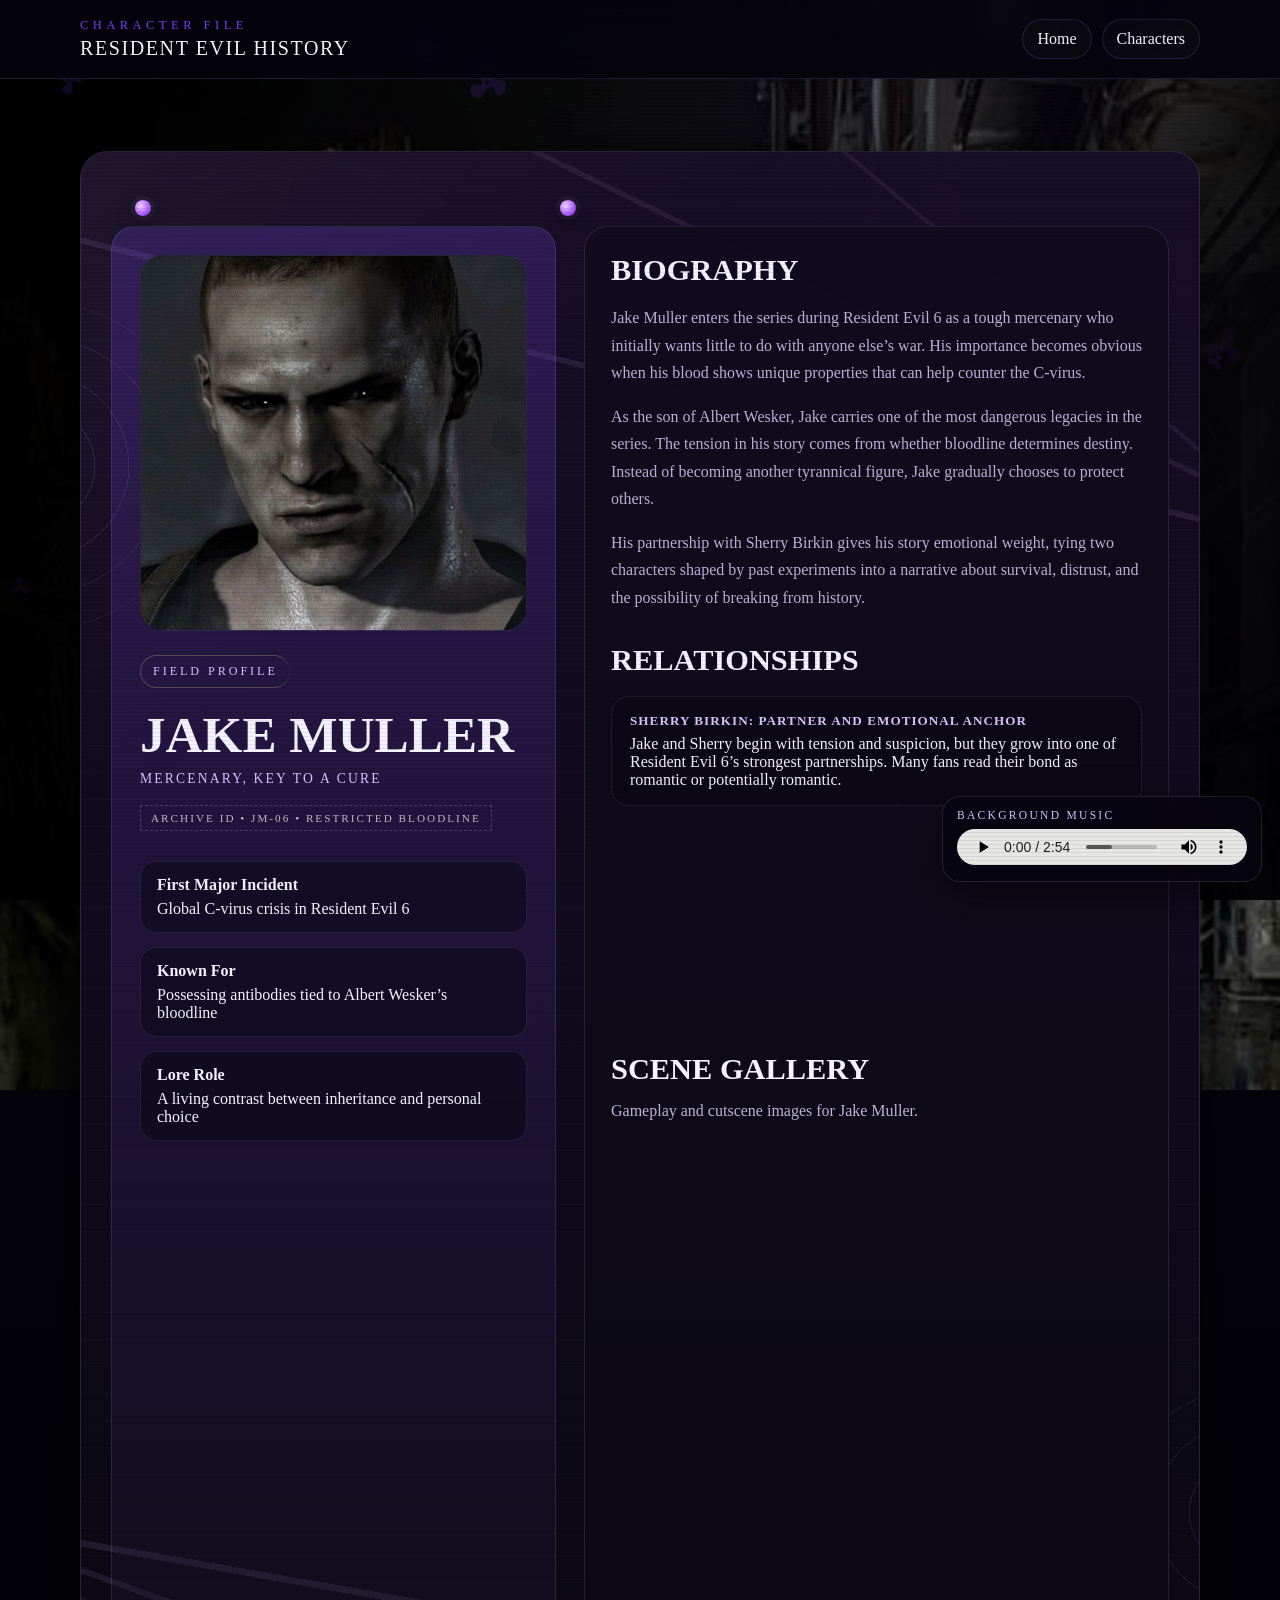
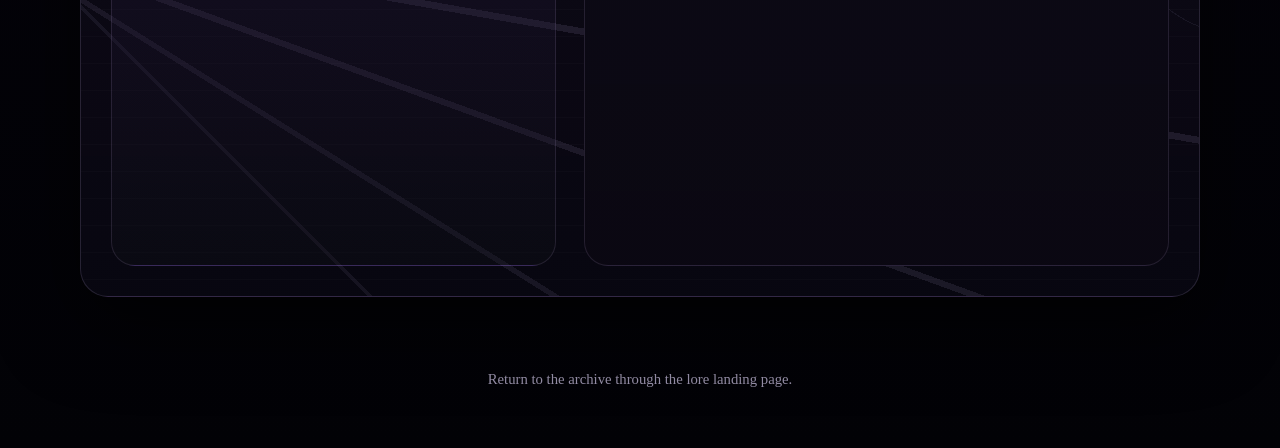
<file: jake-muller.html>
<!DOCTYPE html>
<html lang="en">
<head>
  <meta charset="UTF-8">
  <meta name="viewport" content="width=device-width, initial-scale=1.0">
  <title>Jake Muller</title>
  <link rel="stylesheet" href="styles.css">
</head>
<body class="jake-page">
  <header class="site-header">
    <div class="page-shell nav-wrap">
      <a class="brand" href="index.html">
        <span class="brand-mark">Character File</span>
        <span class="brand-title">Resident Evil History</span>
      </a>
      <nav class="nav-links" aria-label="Character navigation">
        <a href="index.html">Home</a>
        <details class="nav-dropdown">
          <summary>Characters</summary>
          <div class="dropdown-menu">
            <a href="leon-s-kennedy.html">Leon S. Kennedy</a>
            <a href="chris-redfield.html">Chris Redfield</a>
            <a class="active" href="jake-muller.html">Jake Muller</a>
            <a href="ada-wong.html">Ada Wong</a>
            <a href="jill-valentine.html">Jill Valentine</a>
            <a href="ethan-winters.html">Ethan Winters</a>
            <a href="claire-redfield.html">Claire Redfield</a>
            <a href="rebecca-chambers.html">Rebecca Chambers</a>
            <a href="albert-wesker.html">Albert Wesker</a>
            <a href="hunk.html">HUNK</a>
            <a href="sherry-birkin.html">Sherry Birkin</a>
          </div>
        </details>
      </nav>
    </div>
  </header>

  <main class="page-shell character-hero">
    <section class="character-panel case-file-panel">
      <span class="pin-mark pin-left"></span>
      <span class="pin-mark pin-right"></span>
      <aside class="character-badge">
        <div class="character-image-slot">
          <img src="Jake Muller.jpg" alt="Jake Muller">
        </div>
        <span class="eyebrow">Field Profile</span>
        <h1 class="character-name">Jake Muller</h1>
        <div class="character-role">Mercenary, Key to a Cure</div>
        <div class="case-file-badge">Archive ID • JM-06 • Restricted Bloodline</div>
        <div class="meta-list">
          <div class="meta-item"><strong>First Major Incident</strong>Global C-virus crisis in Resident Evil 6</div>
          <div class="meta-item"><strong>Known For</strong>Possessing antibodies tied to Albert Wesker’s bloodline</div>
          <div class="meta-item"><strong>Lore Role</strong>A living contrast between inheritance and personal choice</div>
        </div>
      </aside>
      <div class="character-story story-paper">
        <h2>Biography</h2>
        <p>
          Jake Muller enters the series during Resident Evil 6 as a tough mercenary who initially wants little to do
          with anyone else’s war. His importance becomes obvious when his blood shows unique properties that can help
          counter the C-virus.
        </p>
        <p>
          As the son of Albert Wesker, Jake carries one of the most dangerous legacies in the series. The tension in
          his story comes from whether bloodline determines destiny. Instead of becoming another tyrannical figure,
          Jake gradually chooses to protect others.
        </p>
        <p>
          His partnership with Sherry Birkin gives his story emotional weight, tying two characters shaped by past
          experiments into a narrative about survival, distrust, and the possibility of breaking from history.
        </p>
        <div class="relationship-section">
          <h2>Relationships</h2>
          <div class="relationship-list">
            <div class="relationship-item">
              <strong>Sherry Birkin: partner and emotional anchor</strong>
              Jake and Sherry begin with tension and suspicion, but they grow into one of Resident Evil 6’s strongest
              partnerships. Many fans read their bond as romantic or potentially romantic.
            </div>
            <div class="relationship-item">
              <strong>Albert Wesker: father by blood, not by loyalty</strong>
              Jake is Wesker’s son, but he rejects the legacy of domination and cruelty tied to his father’s name.
            </div>
            <div class="relationship-item">
              <strong>Chris Redfield: uneasy respect</strong>
              Chris sees Jake through the lens of Wesker’s history, which creates tension before the larger crisis
              forces them into reluctant cooperation.
            </div>
          </div>
        </div>
        <div class="scene-gallery">
          <h2>Scene Gallery</h2>
          <p class="gallery-intro">Gameplay and cutscene images for Jake Muller.</p>
          <div class="gallery-grid">
            <figure class="gallery-card is-photo"><div class="gallery-shot"><img src="jake muller gallery/Jake Muller1.jpg" alt="Jake Muller gallery image 1"></div><figcaption>Jake during an early RE6 sequence.</figcaption></figure>
            <figure class="gallery-card is-photo"><div class="gallery-shot"><img src="jake muller gallery/𝗝𝗮𝗸𝗲 𝗠𝘂𝗹𝗹𝗲𝗿2.jpg" alt="Jake Muller gallery image 2"></div><figcaption>A closer look at Jake in the middle of the crisis.</figcaption></figure>
            <figure class="gallery-card is-photo"><div class="gallery-shot"><img src="jake muller gallery/𝗝𝗮𝗸𝗲 𝗠𝘂𝗹𝗹𝗲𝗿3.jpg" alt="Jake Muller gallery image 3"></div><figcaption>Jake in a combat or pursuit scene.</figcaption></figure>
            <figure class="gallery-card is-photo"><div class="gallery-shot"><img src="jake muller gallery/𝗝𝗮𝗸𝗲 𝗠𝘂𝗹𝗹𝗲𝗿4.jpg" alt="Jake Muller gallery image 4"></div><figcaption>Another action-oriented image from Jake’s campaign.</figcaption></figure>
          </div>
        </div>
      </div>
    </section>
  </main>

  <footer class="footer page-shell">
    Return to the archive through <a href="index.html">the lore landing page</a>.
  </footer>
  <div class="bgm-player">
    <div class="bgm-label">Background Music</div>
    <audio controls loop>
      <source src="Go_Tell_Aunt_Rhody_RE7_Official_Soundtrack_Full_Version_KLICKAUD.mp3" type="audio/mpeg">
    </audio>
  </div>
  <script src="script.js"></script>
</body>
</html>
</file>
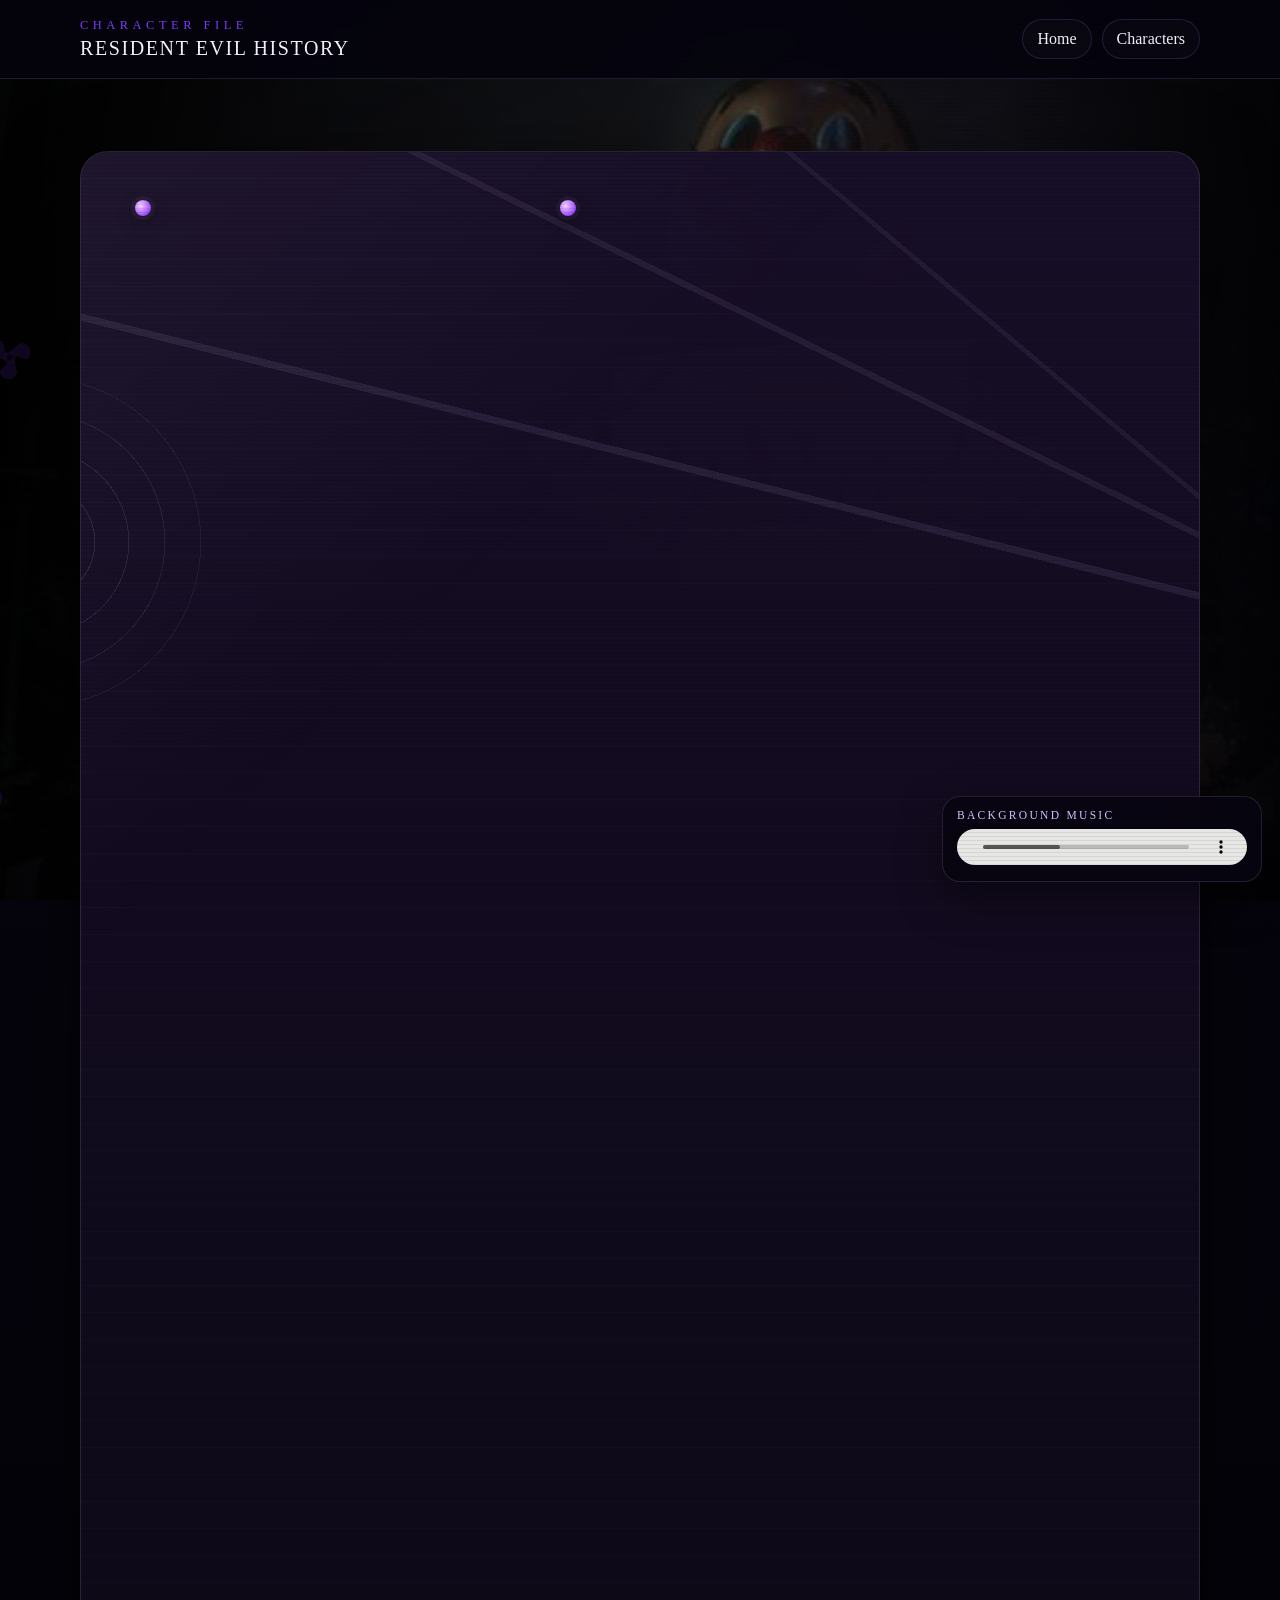
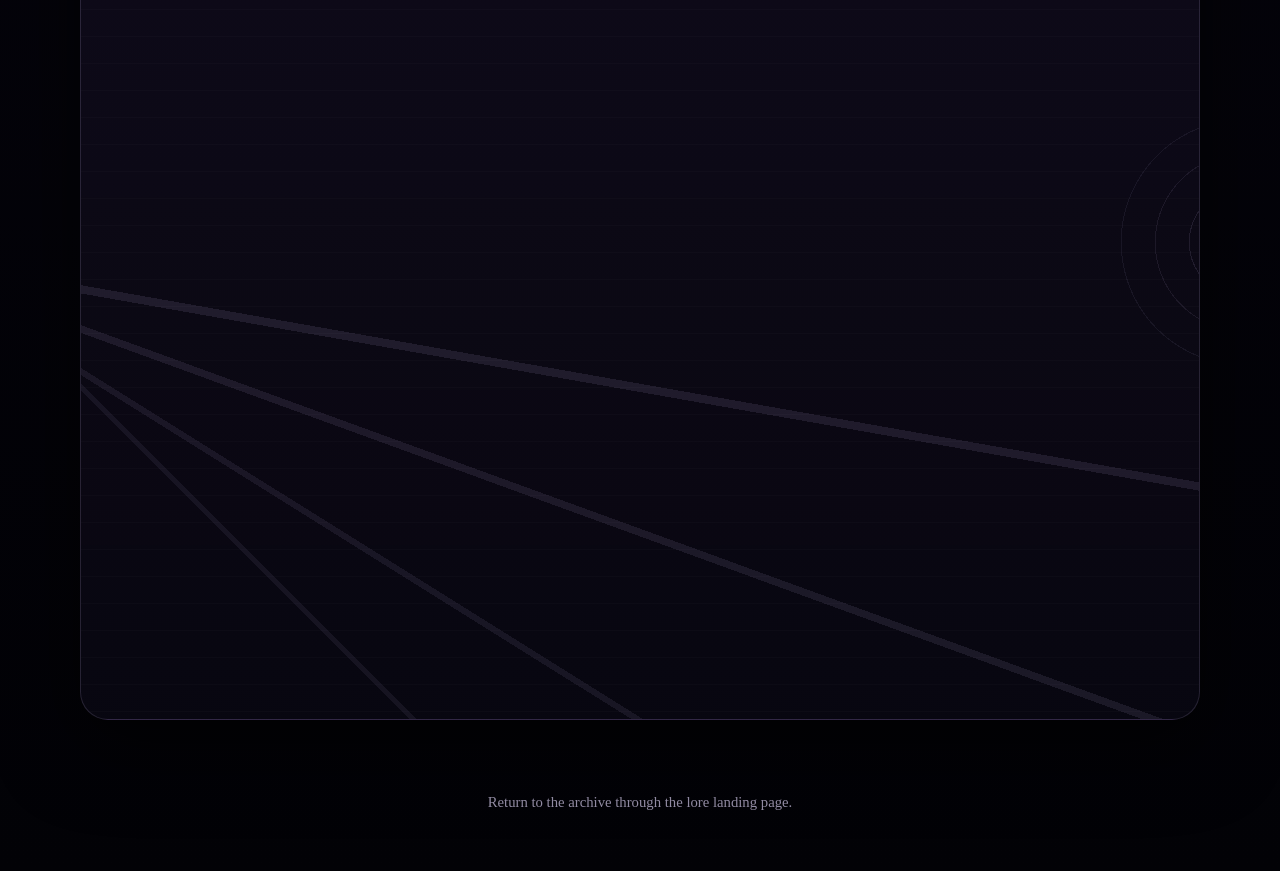
<file: jill-valentine.html>
<!DOCTYPE html>
<html lang="en">
<head>
  <meta charset="UTF-8">
  <meta name="viewport" content="width=device-width, initial-scale=1.0">
  <title>Jill Valentine</title>
  <link rel="stylesheet" href="styles.css">
</head>
<body class="jill-page">
  <header class="site-header">
    <div class="page-shell nav-wrap">
      <a class="brand" href="index.html">
        <span class="brand-mark">Character File</span>
        <span class="brand-title">Resident Evil History</span>
      </a>
      <nav class="nav-links" aria-label="Character navigation">
        <a href="index.html">Home</a>
        <details class="nav-dropdown">
          <summary>Characters</summary>
          <div class="dropdown-menu">
            <a href="leon-s-kennedy.html">Leon S. Kennedy</a>
            <a href="chris-redfield.html">Chris Redfield</a>
            <a href="jake-muller.html">Jake Muller</a>
            <a href="ada-wong.html">Ada Wong</a>
            <a class="active" href="jill-valentine.html">Jill Valentine</a>
            <a href="ethan-winters.html">Ethan Winters</a>
            <a href="claire-redfield.html">Claire Redfield</a>
            <a href="rebecca-chambers.html">Rebecca Chambers</a>
            <a href="albert-wesker.html">Albert Wesker</a>
            <a href="hunk.html">HUNK</a>
            <a href="sherry-birkin.html">Sherry Birkin</a>
          </div>
        </details>
      </nav>
    </div>
  </header>

  <main class="page-shell character-hero">
    <section class="character-panel case-file-panel">
      <span class="pin-mark pin-left"></span>
      <span class="pin-mark pin-right"></span>
      <aside class="character-badge">
        <div class="character-image-slot">
          <img src="jill_valentine.jpg" alt="Jill Valentine">
        </div>
        <span class="eyebrow">Field Profile</span>
        <h1 class="character-name">Jill Valentine</h1>
        <div class="character-role">S.T.A.R.S. Officer, Anti-Biohazard Veteran</div>
        <div class="case-file-badge">Archive ID • JV-03 • Mansion Survivor</div>
        <div class="meta-list">
          <div class="meta-item"><strong>First Major Incident</strong>The mansion case and later Raccoon City escape</div>
          <div class="meta-item"><strong>Known For</strong>Resourcefulness under extreme biological threats</div>
          <div class="meta-item"><strong>Lore Role</strong>One of the original survivors who exposed Umbrella</div>
        </div>
      </aside>
      <div class="character-story story-paper">
        <h2>Biography</h2>
        <p>
          Jill Valentine is a central figure from the franchise’s earliest chapters. As a S.T.A.R.S. operative, she
          survives the mansion incident and later endures the destruction of Raccoon City during Resident Evil 3,
          where she becomes one of the Nemesis project’s primary targets.
        </p>
        <p>
          Jill’s character is defined by adaptability. She is not just physically capable but highly skilled at
          investigation, escape, and surviving when systems around her collapse. That makes her one of the clearest
          survival-horror protagonists in the series.
        </p>
        <p>
          Her later appearances deepen the cost of the long war against bio-terror, showing how even major heroes can
          be manipulated, weaponized, and psychologically scarred by the same threats they fight.
        </p>
        <div class="relationship-section">
          <h2>Relationships</h2>
          <div class="relationship-list">
            <div class="relationship-item">
              <strong>Chris Redfield: trusted partner</strong>
              Jill and Chris share one of the deepest working relationships in Resident Evil. Their bond is built on
              years of survival, loyalty, and shared trauma.
            </div>
            <div class="relationship-item">
              <strong>Barry Burton: dependable teammate</strong>
              Barry is one of Jill’s most reliable allies during the mansion incident, even after Wesker manipulates him.
            </div>
            <div class="relationship-item">
              <strong>Carlos Oliveira: ally in Raccoon City</strong>
              Carlos helps Jill survive Resident Evil 3, creating a strong crisis-born partnership during the city’s fall.
            </div>
          </div>
        </div>
        <div class="scene-gallery">
          <h2>Scene Gallery</h2>
          <p class="gallery-intro">Gameplay and cutscene images for Jill Valentine.</p>
          <div class="gallery-grid">
            <figure class="gallery-card is-photo"><div class="gallery-shot"><img src="jill valentine gallery/Jill Valentine1.jpg" alt="Jill Valentine gallery image 1"></div><figcaption>Jill in one of her classic field appearances.</figcaption></figure>
            <figure class="gallery-card is-photo"><div class="gallery-shot"><img src="jill valentine gallery/Jill Valentine2.jpg" alt="Jill Valentine gallery image 2"></div><figcaption>A story scene featuring Jill in action.</figcaption></figure>
            <figure class="gallery-card is-photo"><div class="gallery-shot"><img src="jill valentine gallery/jill3.jpg" alt="Jill Valentine gallery image 3"></div><figcaption>Jill during a more intense survival moment.</figcaption></figure>
            <figure class="gallery-card is-photo"><div class="gallery-shot"><img src="jill valentine gallery/Jill Valentine4.jpg" alt="Jill Valentine gallery image 4"></div><figcaption>Another in-game shot from Jill’s timeline.</figcaption></figure>
            <figure class="gallery-card is-photo"><div class="gallery-shot"><img src="jill valentine gallery/jill5.jpg" alt="Jill Valentine gallery image 5"></div><figcaption>An extra gallery image for Jill’s archive page.</figcaption></figure>
          </div>
        </div>
      </div>
    </section>
  </main>

  <footer class="footer page-shell">
    Return to the archive through <a href="index.html">the lore landing page</a>.
  </footer>
  <div class="bgm-player">
    <div class="bgm-label">Background Music</div>
    <audio controls loop>
      <source src="Go_Tell_Aunt_Rhody_RE7_Official_Soundtrack_Full_Version_KLICKAUD.mp3" type="audio/mpeg">
    </audio>
  </div>
  <script src="script.js"></script>
</body>
</html>
</file>
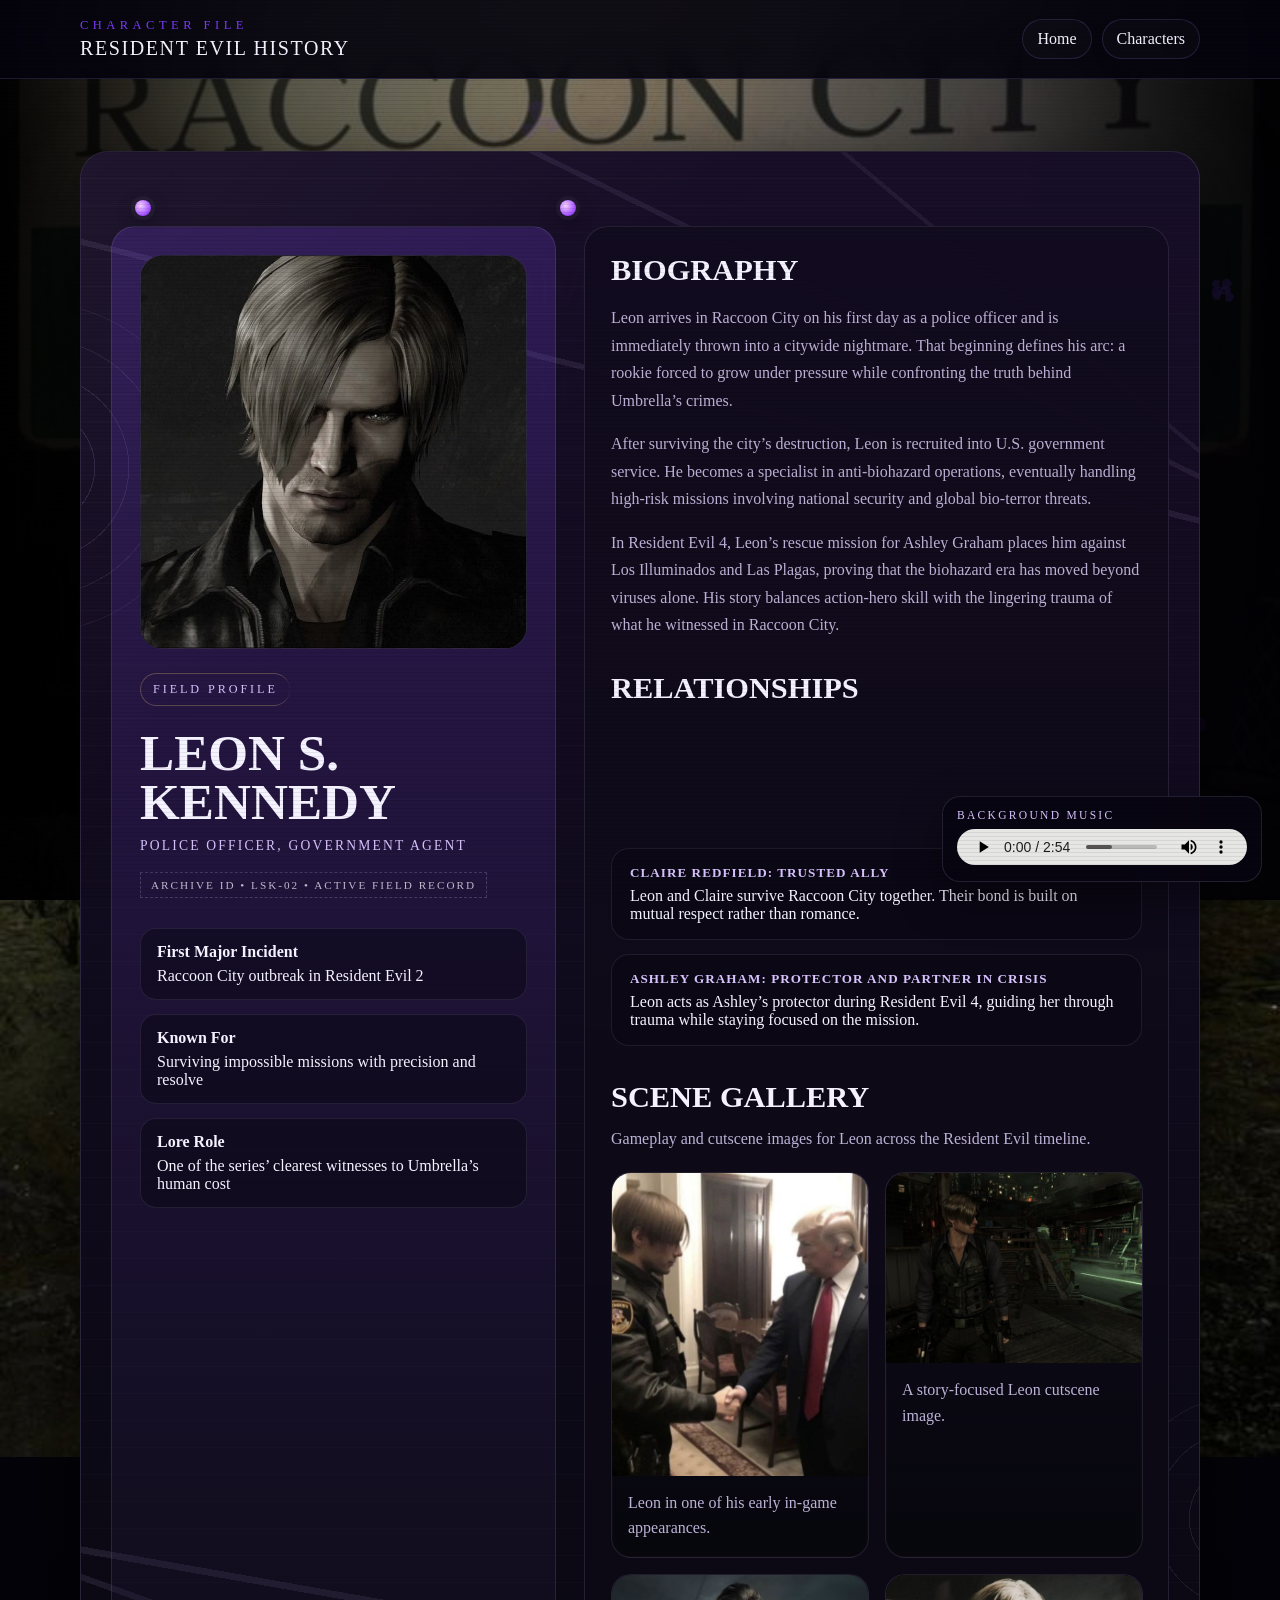
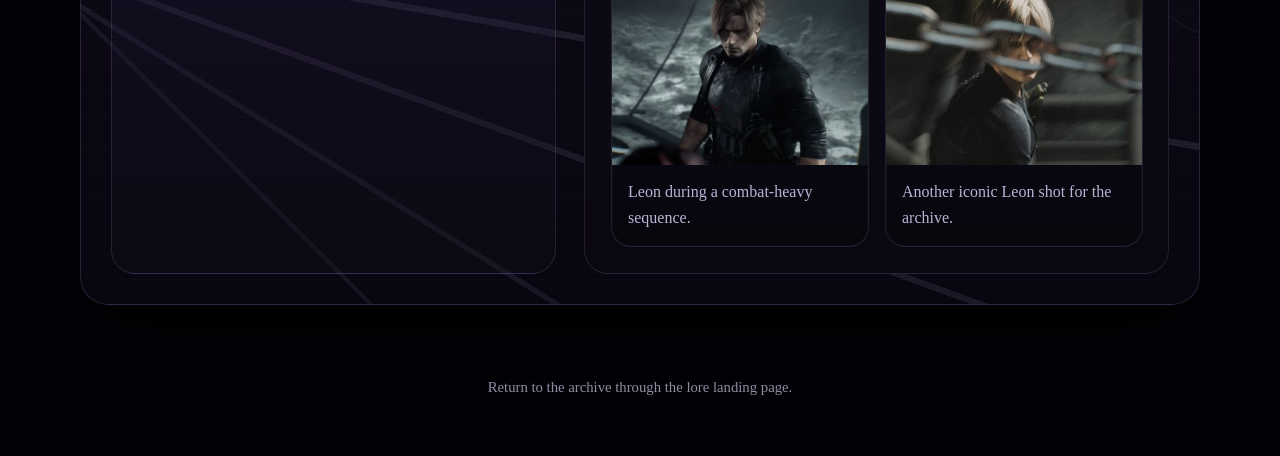
<file: leon-s-kennedy.html>
<!DOCTYPE html>
<html lang="en">
<head>
  <meta charset="UTF-8">
  <meta name="viewport" content="width=device-width, initial-scale=1.0">
  <title>Leon S. Kennedy</title>
  <link rel="stylesheet" href="styles.css">
</head>
<body class="leon-page">
  <header class="site-header">
    <div class="page-shell nav-wrap">
      <a class="brand" href="index.html">
        <span class="brand-mark">Character File</span>
        <span class="brand-title">Resident Evil History</span>
      </a>
      <nav class="nav-links" aria-label="Character navigation">
        <a href="index.html">Home</a>
        <details class="nav-dropdown">
          <summary>Characters</summary>
          <div class="dropdown-menu">
            <a class="active" href="leon-s-kennedy.html">Leon S. Kennedy</a>
            <a href="chris-redfield.html">Chris Redfield</a>
            <a href="jake-muller.html">Jake Muller</a>
            <a href="ada-wong.html">Ada Wong</a>
            <a href="jill-valentine.html">Jill Valentine</a>
            <a href="ethan-winters.html">Ethan Winters</a>
            <a href="claire-redfield.html">Claire Redfield</a>
            <a href="rebecca-chambers.html">Rebecca Chambers</a>
            <a href="albert-wesker.html">Albert Wesker</a>
            <a href="hunk.html">HUNK</a>
            <a href="sherry-birkin.html">Sherry Birkin</a>
          </div>
        </details>
      </nav>
    </div>
  </header>

  <main class="page-shell character-hero">
    <section class="character-panel case-file-panel">
      <span class="pin-mark pin-left"></span>
      <span class="pin-mark pin-right"></span>
      <aside class="character-badge">
        <div class="character-image-slot">
          <img src="leon_s_Kennedy.jpg" alt="Leon S. Kennedy">
        </div>
        <span class="eyebrow">Field Profile</span>
        <h1 class="character-name">Leon S. Kennedy</h1>
        <div class="character-role">Police Officer, Government Agent</div>
        <div class="case-file-badge">Archive ID • LSK-02 • Active Field Record</div>
        <div class="meta-list">
          <div class="meta-item"><strong>First Major Incident</strong>Raccoon City outbreak in Resident Evil 2</div>
          <div class="meta-item"><strong>Known For</strong>Surviving impossible missions with precision and resolve</div>
          <div class="meta-item"><strong>Lore Role</strong>One of the series’ clearest witnesses to Umbrella’s human cost</div>
        </div>
      </aside>
      <div class="character-story story-paper">
        <h2>Biography</h2>
        <p>
          Leon arrives in Raccoon City on his first day as a police officer and is immediately thrown into a citywide
          nightmare. That beginning defines his arc: a rookie forced to grow under pressure while confronting the
          truth behind Umbrella’s crimes.
        </p>
        <p>
          After surviving the city’s destruction, Leon is recruited into U.S. government service. He becomes a
          specialist in anti-biohazard operations, eventually handling high-risk missions involving national security
          and global bio-terror threats.
        </p>
        <p>
          In Resident Evil 4, Leon’s rescue mission for Ashley Graham places him against Los Illuminados and Las
          Plagas, proving that the biohazard era has moved beyond viruses alone. His story balances action-hero skill
          with the lingering trauma of what he witnessed in Raccoon City.
        </p>
        <div class="relationship-section">
          <h2>Relationships</h2>
          <div class="relationship-list">
            <div class="relationship-item">
              <strong>Ada Wong: romantic tension</strong>
              Their connection is one of the most famous in the series. Leon cares about Ada, but her secrecy and
              shifting loyalties keep the relationship unresolved and dangerous.
            </div>
            <div class="relationship-item">
              <strong>Claire Redfield: trusted ally</strong>
              Leon and Claire survive Raccoon City together. Their bond is built on mutual respect rather than romance.
            </div>
            <div class="relationship-item">
              <strong>Ashley Graham: protector and partner in crisis</strong>
              Leon acts as Ashley’s protector during Resident Evil 4, guiding her through trauma while staying focused
              on the mission.
            </div>
          </div>
        </div>
        <div class="scene-gallery">
          <h2>Scene Gallery</h2>
          <p class="gallery-intro">Gameplay and cutscene images for Leon across the Resident Evil timeline.</p>
          <div class="gallery-grid">
            <figure class="gallery-card is-photo"><div class="gallery-shot"><img src="Leon Gallery/Leon1.jpg" alt="Leon gallery image 1"></div><figcaption>Leon in one of his early in-game appearances.</figcaption></figure>
            <figure class="gallery-card is-photo"><div class="gallery-shot"><img src="Leon Gallery/leon2.jpg" alt="Leon gallery image 2"></div><figcaption>A story-focused Leon cutscene image.</figcaption></figure>
            <figure class="gallery-card is-photo"><div class="gallery-shot"><img src="Leon Gallery/leon3.jpg" alt="Leon gallery image 3"></div><figcaption>Leon during a combat-heavy sequence.</figcaption></figure>
            <figure class="gallery-card is-photo"><div class="gallery-shot"><img src="Leon Gallery/Leon4.jpg" alt="Leon gallery image 4"></div><figcaption>Another iconic Leon shot for the archive.</figcaption></figure>
          </div>
        </div>
      </div>
    </section>
  </main>

  <footer class="footer page-shell">
    Return to the archive through <a href="index.html">the lore landing page</a>.
  </footer>
  <div class="bgm-player">
    <div class="bgm-label">Background Music</div>
    <audio controls loop>
      <source src="Go_Tell_Aunt_Rhody_RE7_Official_Soundtrack_Full_Version_KLICKAUD.mp3" type="audio/mpeg">
    </audio>
  </div>
  <script src="script.js"></script>
</body>
</html>
</file>
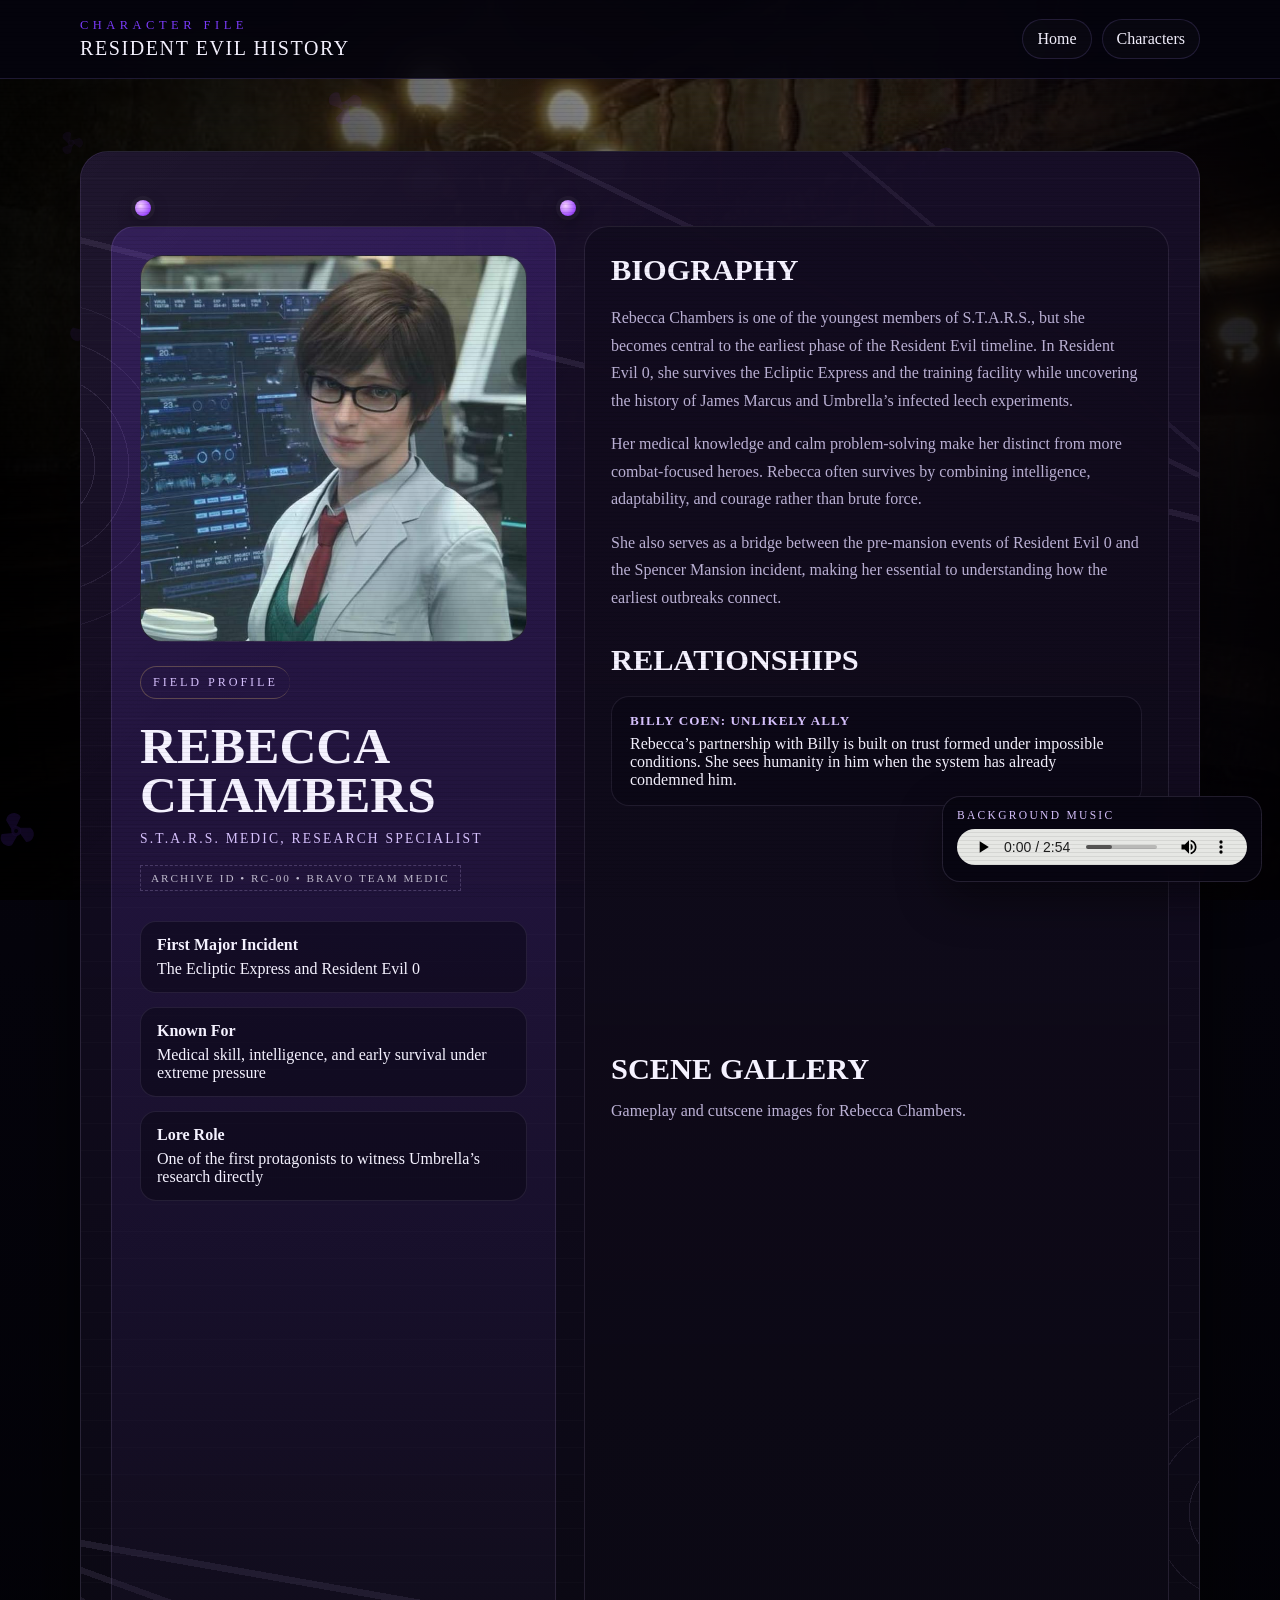
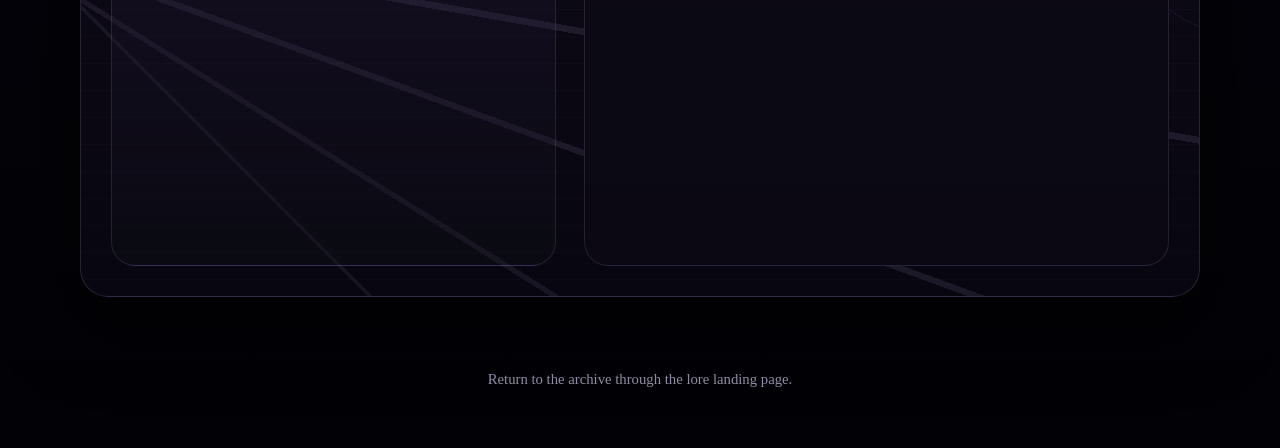
<file: rebecca-chambers.html>
<!DOCTYPE html>
<html lang="en">
<head>
  <meta charset="UTF-8">
  <meta name="viewport" content="width=device-width, initial-scale=1.0">
  <title>Rebecca Chambers</title>
  <link rel="stylesheet" href="styles.css">
</head>
<body class="rebecca-page">
  <header class="site-header">
    <div class="page-shell nav-wrap">
      <a class="brand" href="index.html">
        <span class="brand-mark">Character File</span>
        <span class="brand-title">Resident Evil History</span>
      </a>
      <nav class="nav-links" aria-label="Character navigation">
        <a href="index.html">Home</a>
        <details class="nav-dropdown">
          <summary>Characters</summary>
          <div class="dropdown-menu">
            <a href="leon-s-kennedy.html">Leon S. Kennedy</a>
            <a href="chris-redfield.html">Chris Redfield</a>
            <a href="jake-muller.html">Jake Muller</a>
            <a href="ada-wong.html">Ada Wong</a>
            <a href="jill-valentine.html">Jill Valentine</a>
            <a href="ethan-winters.html">Ethan Winters</a>
            <a href="claire-redfield.html">Claire Redfield</a>
            <a class="active" href="rebecca-chambers.html">Rebecca Chambers</a>
            <a href="albert-wesker.html">Albert Wesker</a>
            <a href="hunk.html">HUNK</a>
            <a href="sherry-birkin.html">Sherry Birkin</a>
          </div>
        </details>
      </nav>
    </div>
  </header>

  <main class="page-shell character-hero">
    <section class="character-panel case-file-panel">
      <span class="pin-mark pin-left"></span>
      <span class="pin-mark pin-right"></span>
      <aside class="character-badge">
        <div class="character-image-slot">
          <img src="Rebecca chambers.jpg" alt="Rebecca Chambers">
        </div>
        <span class="eyebrow">Field Profile</span>
        <h1 class="character-name">Rebecca Chambers</h1>
        <div class="character-role">S.T.A.R.S. Medic, Research Specialist</div>
        <div class="case-file-badge">Archive ID • RC-00 • Bravo Team Medic</div>
        <div class="meta-list">
          <div class="meta-item"><strong>First Major Incident</strong>The Ecliptic Express and Resident Evil 0</div>
          <div class="meta-item"><strong>Known For</strong>Medical skill, intelligence, and early survival under extreme pressure</div>
          <div class="meta-item"><strong>Lore Role</strong>One of the first protagonists to witness Umbrella’s research directly</div>
        </div>
      </aside>
      <div class="character-story story-paper">
        <h2>Biography</h2>
        <p>
          Rebecca Chambers is one of the youngest members of S.T.A.R.S., but she becomes central to the earliest phase
          of the Resident Evil timeline. In Resident Evil 0, she survives the Ecliptic Express and the training
          facility while uncovering the history of James Marcus and Umbrella’s infected leech experiments.
        </p>
        <p>
          Her medical knowledge and calm problem-solving make her distinct from more combat-focused heroes. Rebecca
          often survives by combining intelligence, adaptability, and courage rather than brute force.
        </p>
        <p>
          She also serves as a bridge between the pre-mansion events of Resident Evil 0 and the Spencer Mansion
          incident, making her essential to understanding how the earliest outbreaks connect.
        </p>
        <div class="relationship-section">
          <h2>Relationships</h2>
          <div class="relationship-list">
            <div class="relationship-item">
              <strong>Billy Coen: unlikely ally</strong>
              Rebecca’s partnership with Billy is built on trust formed under impossible conditions. She sees humanity
              in him when the system has already condemned him.
            </div>
            <div class="relationship-item">
              <strong>Chris Redfield: trusted teammate</strong>
              Rebecca works closely with Chris during the mansion incident. He treats her as a dependable ally rather
              than just a junior medic.
            </div>
            <div class="relationship-item">
              <strong>The S.T.A.R.S. team: early family bond</strong>
              Rebecca’s place in S.T.A.R.S. ties her to the original survivor group and the franchise’s foundational era.
            </div>
          </div>
        </div>
        <div class="scene-gallery">
          <h2>Scene Gallery</h2>
          <p class="gallery-intro">Gameplay and cutscene images for Rebecca Chambers.</p>
          <div class="gallery-grid">
            <figure class="gallery-card is-photo"><div class="gallery-shot"><img src="rebbeca chambers gallery/rebecca1.jpg" alt="Rebecca Chambers gallery image 1"></div><figcaption>Rebecca in an early investigation scene.</figcaption></figure>
            <figure class="gallery-card is-photo"><div class="gallery-shot"><img src="rebbeca chambers gallery/rebecca2.jpg" alt="Rebecca Chambers gallery image 2"></div><figcaption>A second story image from Rebecca’s timeline.</figcaption></figure>
            <figure class="gallery-card is-photo"><div class="gallery-shot"><img src="Rebecca chambers.jpg" alt="Rebecca Chambers portrait image"></div><figcaption>Rebecca’s profile art used as an additional gallery image.</figcaption></figure>
          </div>
        </div>
      </div>
    </section>
  </main>

  <footer class="footer page-shell">
    Return to the archive through <a href="index.html">the lore landing page</a>.
  </footer>
  <div class="bgm-player">
    <div class="bgm-label">Background Music</div>
    <audio controls loop>
      <source src="Go_Tell_Aunt_Rhody_RE7_Official_Soundtrack_Full_Version_KLICKAUD.mp3" type="audio/mpeg">
    </audio>
  </div>
  <script src="script.js"></script>
</body>
</html>
</file>
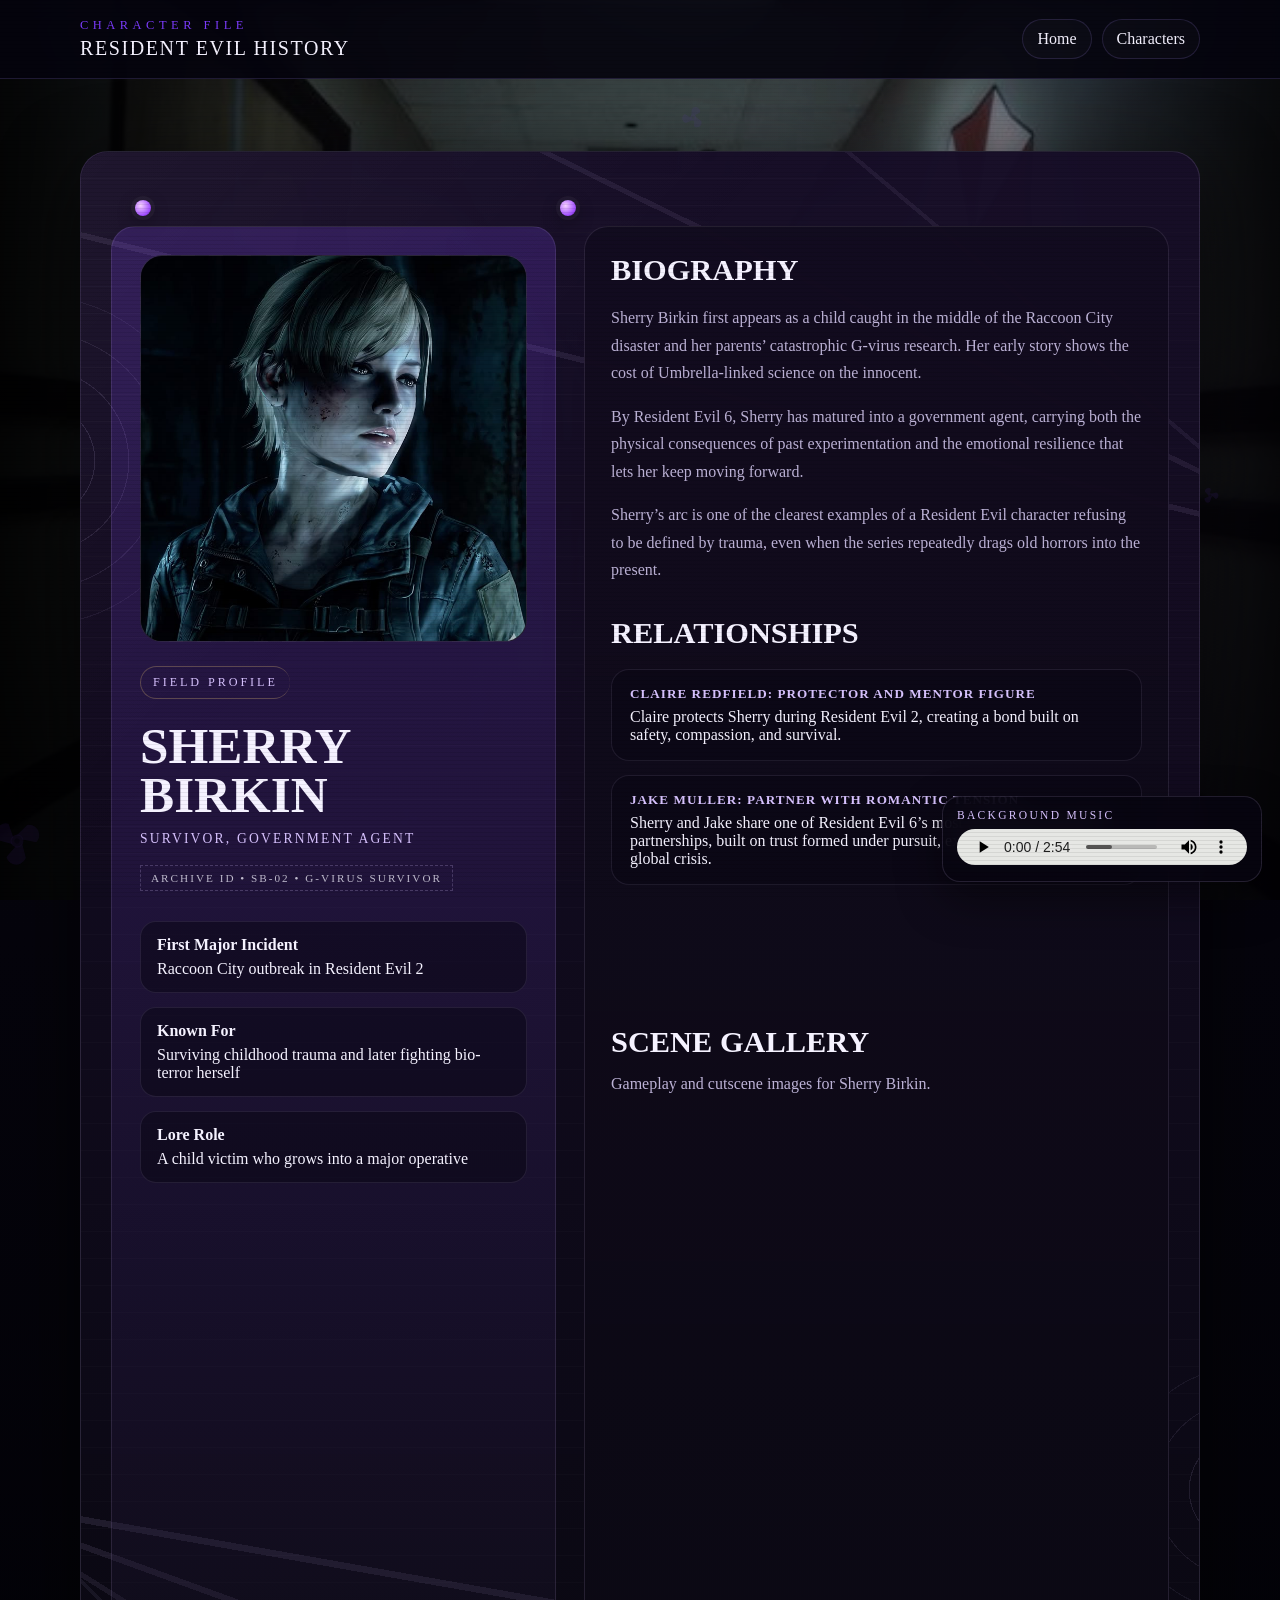
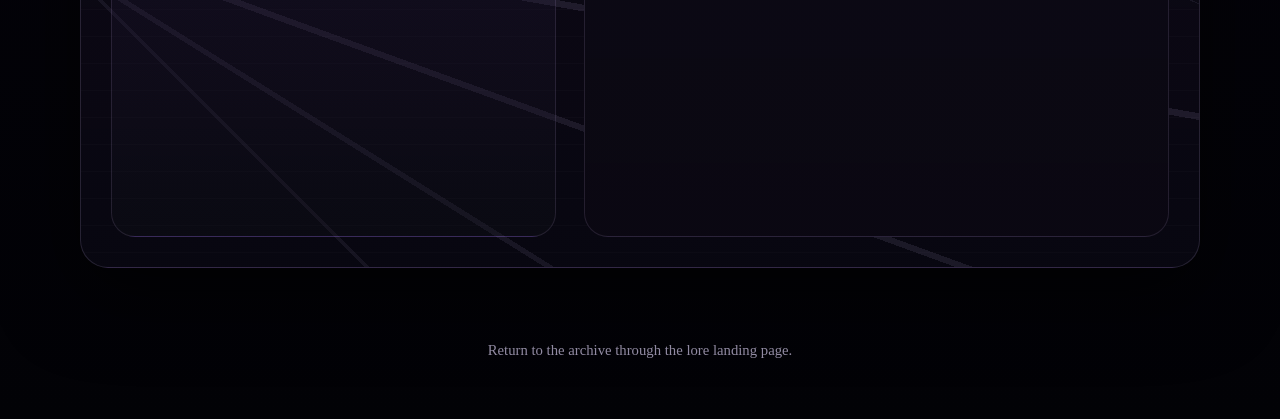
<file: sherry-birkin.html>
<!DOCTYPE html>
<html lang="en">
<head>
  <meta charset="UTF-8">
  <meta name="viewport" content="width=device-width, initial-scale=1.0">
  <title>Sherry Birkin</title>
  <link rel="stylesheet" href="styles.css">
</head>
<body class="sherry-page">
  <header class="site-header">
    <div class="page-shell nav-wrap">
      <a class="brand" href="index.html">
        <span class="brand-mark">Character File</span>
        <span class="brand-title">Resident Evil History</span>
      </a>
      <nav class="nav-links" aria-label="Character navigation">
        <a href="index.html">Home</a>
        <details class="nav-dropdown">
          <summary>Characters</summary>
          <div class="dropdown-menu">
            <a href="leon-s-kennedy.html">Leon S. Kennedy</a>
            <a href="chris-redfield.html">Chris Redfield</a>
            <a href="jake-muller.html">Jake Muller</a>
            <a href="ada-wong.html">Ada Wong</a>
            <a href="jill-valentine.html">Jill Valentine</a>
            <a href="ethan-winters.html">Ethan Winters</a>
            <a href="claire-redfield.html">Claire Redfield</a>
            <a href="rebecca-chambers.html">Rebecca Chambers</a>
            <a href="albert-wesker.html">Albert Wesker</a>
            <a href="hunk.html">HUNK</a>
            <a class="active" href="sherry-birkin.html">Sherry Birkin</a>
          </div>
        </details>
      </nav>
    </div>
  </header>

  <main class="page-shell character-hero">
    <section class="character-panel case-file-panel">
      <span class="pin-mark pin-left"></span>
      <span class="pin-mark pin-right"></span>
      <aside class="character-badge">
        <div class="character-image-slot">
          <img src="Sherry Birkin.jpg" alt="Sherry Birkin">
        </div>
        <span class="eyebrow">Field Profile</span>
        <h1 class="character-name">Sherry Birkin</h1>
        <div class="character-role">Survivor, Government Agent</div>
        <div class="case-file-badge">Archive ID • SB-02 • G-Virus Survivor</div>
        <div class="meta-list">
          <div class="meta-item"><strong>First Major Incident</strong>Raccoon City outbreak in Resident Evil 2</div>
          <div class="meta-item"><strong>Known For</strong>Surviving childhood trauma and later fighting bio-terror herself</div>
          <div class="meta-item"><strong>Lore Role</strong>A child victim who grows into a major operative</div>
        </div>
      </aside>
      <div class="character-story story-paper">
        <h2>Biography</h2>
        <p>
          Sherry Birkin first appears as a child caught in the middle of the Raccoon City disaster and her parents’
          catastrophic G-virus research. Her early story shows the cost of Umbrella-linked science on the innocent.
        </p>
        <p>
          By Resident Evil 6, Sherry has matured into a government agent, carrying both the physical consequences of
          past experimentation and the emotional resilience that lets her keep moving forward.
        </p>
        <p>
          Sherry’s arc is one of the clearest examples of a Resident Evil character refusing to be defined by trauma,
          even when the series repeatedly drags old horrors into the present.
        </p>
        <div class="relationship-section">
          <h2>Relationships</h2>
          <div class="relationship-list">
            <div class="relationship-item">
              <strong>Claire Redfield: protector and mentor figure</strong>
              Claire protects Sherry during Resident Evil 2, creating a bond built on safety, compassion, and survival.
            </div>
            <div class="relationship-item">
              <strong>Jake Muller: partner with romantic tension</strong>
              Sherry and Jake share one of Resident Evil 6’s most emotionally grounded partnerships, built on trust
              formed under pursuit, experimentation, and global crisis.
            </div>
            <div class="relationship-item">
              <strong>William and Annette Birkin: tragic family legacy</strong>
              Sherry’s parents define the tragedy at the center of her childhood, leaving her to live with the cost of
              their choices long after they are gone.
            </div>
          </div>
        </div>
        <div class="scene-gallery">
          <h2>Scene Gallery</h2>
          <p class="gallery-intro">Gameplay and cutscene images for Sherry Birkin.</p>
          <div class="gallery-grid">
            <figure class="gallery-card is-photo"><div class="gallery-shot"><img src="sherry birkin gallery/sherry birkin pfp1.jpg" alt="Sherry Birkin gallery image 1"></div><figcaption>Sherry in one of her early archive images.</figcaption></figure>
            <figure class="gallery-card is-photo"><div class="gallery-shot"><img src="sherry birkin gallery/sherry2.jpg" alt="Sherry Birkin gallery image 2"></div><figcaption>A second story image from Sherry’s timeline.</figcaption></figure>
            <figure class="gallery-card is-photo"><div class="gallery-shot"><img src="sherry birkin gallery/sherry3.jpg" alt="Sherry Birkin gallery image 3"></div><figcaption>An additional in-game image for Sherry’s page.</figcaption></figure>
          </div>
        </div>
      </div>
    </section>
  </main>

  <footer class="footer page-shell">
    Return to the archive through <a href="index.html">the lore landing page</a>.
  </footer>
  <div class="bgm-player">
    <div class="bgm-label">Background Music</div>
    <audio controls loop>
      <source src="Go_Tell_Aunt_Rhody_RE7_Official_Soundtrack_Full_Version_KLICKAUD.mp3" type="audio/mpeg">
    </audio>
  </div>
  <script src="script.js"></script>
</body>
</html>
</file>
<file: styles.css>
:root {
  --bg: #05030b;
  --panel: rgba(12, 10, 24, 0.92);
  --panel-strong: rgba(18, 11, 36, 0.96);
  --text: #f5f2ff;
  --muted: #bcb2d6;
  --blood: #36135e;
  --blood-bright: #7d3cff;
  --line: rgba(167, 136, 255, 0.16);
  --gold: #d8c3ff;
  --shadow: 0 24px 80px rgba(0, 0, 0, 0.68);
}

* {
  box-sizing: border-box;
}

html {
  scroll-behavior: smooth;
}

body {
  position: relative;
  margin: 0;
  font-family: Georgia, "Times New Roman", serif;
  color: var(--text);
  background:
    linear-gradient(180deg, rgba(5, 3, 11, 0.2), rgba(5, 3, 11, 0.72)),
    var(--page-bg, none),
    radial-gradient(circle at 18% 16%, rgba(125, 60, 255, 0.2), transparent 0 22%),
    radial-gradient(circle at 84% 14%, rgba(68, 25, 126, 0.22), transparent 0 26%),
    radial-gradient(circle at 50% 32%, rgba(120, 62, 210, 0.08), transparent 0 30%),
    linear-gradient(180deg, rgba(8, 6, 18, 0.9), rgba(2, 2, 6, 0.99)),
    #040309;
  background-size: cover, cover, auto, auto, auto, auto, auto;
  background-position: center center, center center, center center, center center, center center, center center, center center;
  background-repeat: no-repeat, no-repeat, no-repeat, no-repeat, no-repeat, no-repeat, no-repeat;
  background-attachment: fixed, fixed, scroll, scroll, scroll, scroll, scroll;
  min-height: 100vh;
  overflow-x: hidden;
}

body::before,
body::after {
  content: "";
  position: fixed;
  inset: 0;
  pointer-events: none;
  z-index: -1;
}

body::before {
  background:
    linear-gradient(115deg, rgba(0, 0, 0, 0.78) 0%, rgba(0, 0, 0, 0.36) 42%, rgba(125, 60, 255, 0.08) 100%),
    radial-gradient(circle at 72% 28%, rgba(125, 60, 255, 0.16), transparent 0 16%),
    radial-gradient(circle at 70% 46%, rgba(255, 255, 255, 0.04), transparent 0 7%),
    repeating-linear-gradient(
      180deg,
      rgba(255, 255, 255, 0.03) 0,
      rgba(255, 255, 255, 0.03) 1px,
      transparent 1px,
      transparent 4px
    );
  opacity: 0.72;
}

body::after {
  background:
    radial-gradient(circle at center, transparent 44%, rgba(0, 0, 0, 0.38) 88%),
    linear-gradient(90deg, rgba(0, 0, 0, 0.72), transparent 22%, transparent 78%, rgba(0, 0, 0, 0.72));
  mix-blend-mode: multiply;
}

body.page-ready .site-header {
  animation: header-rise 0.7s ease-out both;
}

body.page-ready .hero-panel,
body.page-ready .case-file-panel {
  animation: dossier-rise 0.95s cubic-bezier(0.2, 0.8, 0.2, 1) both;
}

body.page-ready .hero-panel {
  animation-delay: 0.08s;
}

body.page-ready .case-file-panel {
  animation-delay: 0.05s;
}

.reveal {
  opacity: 0;
  transform: translateY(36px) scale(0.985);
  transition:
    opacity 0.8s ease,
    transform 0.8s cubic-bezier(0.2, 0.8, 0.2, 1);
  will-change: opacity, transform;
}

.reveal.is-visible {
  opacity: 1;
  transform: translateY(0) scale(1);
}

.reveal-left {
  transform: translateX(-34px) scale(0.985);
}

.reveal-left.is-visible {
  transform: translateX(0) scale(1);
}

.reveal-right {
  transform: translateX(34px) scale(0.985);
}

.reveal-right.is-visible {
  transform: translateX(0) scale(1);
}

.reveal-pop {
  transform: translateY(24px) scale(0.94);
}

.reveal-pop.is-visible {
  transform: translateY(0) scale(1);
}

@keyframes header-rise {
  from {
    opacity: 0;
    transform: translateY(-18px);
  }

  to {
    opacity: 1;
    transform: translateY(0);
  }
}

@keyframes dossier-rise {
  from {
    opacity: 0;
    transform: translateY(42px) scale(0.97);
    filter: blur(8px);
  }

  to {
    opacity: 1;
    transform: translateY(0) scale(1);
    filter: blur(0);
  }
}

a {
  color: inherit;
  text-decoration: none;
}

.page-shell {
  width: min(1120px, calc(100% - 32px));
  margin: 0 auto;
}

.archive-stack {
  display: grid;
  gap: 18px;
}

.site-header {
  position: sticky;
  top: 0;
  z-index: 10;
  backdrop-filter: blur(14px);
  background: rgba(5, 4, 14, 0.9);
  border-bottom: 1px solid var(--line);
}

.nav-wrap {
  display: flex;
  align-items: center;
  justify-content: space-between;
  gap: 24px;
  padding: 18px 0;
}

.brand {
  display: flex;
  flex-direction: column;
  gap: 4px;
}

.brand-mark {
  font-size: 0.78rem;
  letter-spacing: 0.36em;
  text-transform: uppercase;
  color: var(--blood-bright);
}

.brand-title {
  font-size: 1.25rem;
  letter-spacing: 0.08em;
  text-transform: uppercase;
}

.nav-links {
  display: flex;
  flex-wrap: wrap;
  justify-content: flex-end;
  gap: 10px;
  align-items: flex-start;
}

.nav-links a,
.nav-dropdown summary {
  padding: 10px 14px;
  border: 1px solid var(--line);
  border-radius: 999px;
  background: rgba(255, 255, 255, 0.02);
  transition: 0.25s ease;
  cursor: pointer;
  list-style: none;
}

.nav-links a:hover,
.nav-links a:focus-visible,
.nav-links a.active,
.nav-dropdown summary:hover,
.nav-dropdown summary:focus-visible,
.nav-dropdown[open] summary {
  background: rgba(154, 92, 255, 0.18);
  border-color: rgba(154, 92, 255, 0.48);
  box-shadow: 0 0 18px rgba(154, 92, 255, 0.18);
  transform: translateY(-1px);
}

.nav-dropdown {
  position: relative;
}

.nav-dropdown summary::-webkit-details-marker {
  display: none;
}

.dropdown-menu {
  position: absolute;
  top: calc(100% + 10px);
  right: 0;
  min-width: 260px;
  padding: 12px;
  border: 1px solid rgba(216, 195, 255, 0.14);
  border-radius: 20px;
  background: rgba(7, 5, 16, 0.94);
  box-shadow: 0 22px 48px rgba(0, 0, 0, 0.42);
  backdrop-filter: blur(14px);
}

.dropdown-menu a {
  display: block;
  margin-bottom: 8px;
  border-radius: 14px;
}

.dropdown-menu a:last-child {
  margin-bottom: 0;
}

.hero {
  padding: 88px 0 52px;
}

.hero-panel,
.content-panel,
.character-panel {
  position: relative;
  background:
    linear-gradient(180deg, rgba(36, 18, 69, 0.4), rgba(7, 7, 15, 0.94)),
    rgba(12, 10, 24, 0.92);
  border: 1px solid var(--line);
  border-radius: 28px;
  box-shadow: var(--shadow);
}

body.home-page {
  --page-bg: url("place/𝐂𝐀𝐒𝐓𝐋𝐄 𝐃𝐈𝐌𝐈𝐓𝐑𝐄𝐒𝐂𝐔 _ home page.jpg");
}

body.characters-page {
  --page-bg: url("place/Resident Evil 4 ada wong.jpg");
}

body.leon-page {
  --page-bg: url("place/re2 remake leon.jpg");
}

body.chris-page {
  --page-bg: url("place/Spencer mansion main hall chris.jpg");
}

body.jake-page {
  --page-bg: url("place/resident evil 6 aesthetic jake muller.jpeg");
}

body.ada-page {
  --page-bg: url("place/Resident Evil 4 ada wong.jpg");
}

body.jill-page {
  --page-bg: url("place/jill valentine.jpg");
}

body.ethan-page {
  --page-bg: url("place/Bakers family ethan.jpg");
}

body.claire-page {
  --page-bg: url("place/_Resident Evil 2_ Title sequence claire.jpg");
}

body.rebecca-page {
  --page-bg: url("place/Inspired by resident evil render with Unreal Engine 4_24 and raytrace, Pasquale  Scionti rebecca.jpg");
}

body.wesker-page {
  --page-bg: url("place/Albert.jpg");
}

body.hunk-page {
  --page-bg:
    radial-gradient(circle at 20% 18%, rgba(73, 114, 95, 0.28), transparent 0 24%),
    linear-gradient(180deg, rgba(12, 28, 18, 0.86), rgba(3, 4, 7, 0.98));
}

body.sherry-page {
  --page-bg: url("place/Resident Evil 3 Remake sherry.jpg");
}

.hero-panel {
  overflow: hidden;
}

.hero-panel::before,
.content-panel::before,
.character-panel::before {
  content: "";
  position: absolute;
  inset: 0;
  border-radius: inherit;
  background:
    radial-gradient(circle at top right, rgba(125, 60, 255, 0.14), transparent 0 24%),
    linear-gradient(140deg, transparent 0 56%, rgba(255, 255, 255, 0.03) 56%, transparent 57%);
  pointer-events: none;
}

.hero-panel::after,
.content-panel::after,
.character-panel::after {
  content: "";
  position: absolute;
  inset: 0;
  border-radius: inherit;
  z-index: 0;
  pointer-events: none;
  opacity: 0.62;
  background:
    radial-gradient(circle at -4% 18%, transparent 0 58px, rgba(216, 195, 255, 0.2) 58px 59px, transparent 59px),
    radial-gradient(circle at -4% 18%, transparent 0 92px, rgba(216, 195, 255, 0.17) 92px 93px, transparent 93px),
    radial-gradient(circle at -4% 18%, transparent 0 128px, rgba(216, 195, 255, 0.14) 128px 129px, transparent 129px),
    radial-gradient(circle at -4% 18%, transparent 0 164px, rgba(216, 195, 255, 0.1) 164px 165px, transparent 165px),
    linear-gradient(10deg, transparent 0 18%, rgba(216, 195, 255, 0.16) 18% 18.35%, transparent 18.35% 100%),
    linear-gradient(20deg, transparent 0 15%, rgba(216, 195, 255, 0.15) 15% 15.3%, transparent 15.3% 100%),
    linear-gradient(32deg, transparent 0 12%, rgba(216, 195, 255, 0.12) 12% 12.25%, transparent 12.25% 100%),
    linear-gradient(45deg, transparent 0 10%, rgba(216, 195, 255, 0.1) 10% 10.2%, transparent 10.2% 100%),
    radial-gradient(circle at 104% 78%, transparent 0 54px, rgba(216, 195, 255, 0.16) 54px 55px, transparent 55px),
    radial-gradient(circle at 104% 78%, transparent 0 88px, rgba(216, 195, 255, 0.13) 88px 89px, transparent 89px),
    radial-gradient(circle at 104% 78%, transparent 0 122px, rgba(216, 195, 255, 0.1) 122px 123px, transparent 123px),
    linear-gradient(194deg, transparent 0 18%, rgba(216, 195, 255, 0.14) 18% 18.3%, transparent 18.3% 100%),
    linear-gradient(206deg, transparent 0 14%, rgba(216, 195, 255, 0.12) 14% 14.25%, transparent 14.25% 100%),
    linear-gradient(220deg, transparent 0 11%, rgba(216, 195, 255, 0.1) 11% 11.2%, transparent 11.2% 100%);
  mix-blend-mode: screen;
}

.hero-panel > *,
.content-panel > *,
.character-panel > * {
  position: relative;
  z-index: 1;
}

.hero-grid {
  display: grid;
  grid-template-columns: 1.25fr 0.9fr;
  gap: 0;
}

.hero-copy {
  position: relative;
  padding: 56px;
}

.pin-mark {
  position: absolute;
  top: 18px;
  width: 16px;
  height: 16px;
  border-radius: 50%;
  background: radial-gradient(circle at 35% 35%, #f6d2ff, #a04dff 68%, #3f155f 100%);
  box-shadow: 0 0 0 4px rgba(255, 255, 255, 0.04), 0 6px 18px rgba(0, 0, 0, 0.45);
}

.pin-left {
  left: 24px;
}

.pin-right {
  right: 24px;
}

.evidence-label {
  display: inline-block;
  margin-top: 16px;
  padding: 6px 10px;
  border: 1px dashed rgba(216, 195, 255, 0.22);
  color: rgba(245, 242, 255, 0.76);
  font-size: 0.7rem;
  letter-spacing: 0.18em;
  text-transform: uppercase;
}

.eyebrow {
  display: inline-block;
  margin-bottom: 18px;
  padding: 8px 12px;
  border: 1px solid rgba(199, 165, 106, 0.35);
  border-radius: 999px;
  color: var(--gold);
  font-size: 0.76rem;
  letter-spacing: 0.24em;
  text-transform: uppercase;
}

h1,
h2,
h3 {
  margin: 0;
}

h1 {
  font-size: clamp(2.8rem, 7vw, 5rem);
  line-height: 0.96;
  text-transform: uppercase;
}

.hero-copy p,
.content-panel p,
.character-panel p {
  color: var(--muted);
  line-height: 1.72;
}

.hero-text {
  max-width: 62ch;
  margin-top: 20px;
}

.hero-actions {
  display: flex;
  flex-wrap: wrap;
  gap: 14px;
  margin-top: 30px;
}

.button {
  display: inline-flex;
  align-items: center;
  justify-content: center;
  min-height: 46px;
  padding: 0 18px;
  border-radius: 999px;
  border: 1px solid transparent;
  font-weight: 700;
  letter-spacing: 0.04em;
  text-transform: uppercase;
}

.button-primary {
  background: linear-gradient(135deg, var(--blood-bright), var(--blood));
  box-shadow: 0 12px 28px rgba(154, 92, 255, 0.28);
}

.button-secondary {
  border-color: rgba(255, 255, 255, 0.14);
  background: rgba(255, 255, 255, 0.02);
}

.hero-side {
  position: relative;
  min-height: 100%;
  padding: 36px;
  background:
    linear-gradient(180deg, rgba(125, 60, 255, 0.16), rgba(5, 5, 12, 0.3)),
    repeating-linear-gradient(
      0deg,
      transparent,
      transparent 18px,
      rgba(255, 255, 255, 0.03) 18px,
      rgba(255, 255, 255, 0.03) 19px
    );
  border-left: 1px solid var(--line);
}

.hero-side::before {
  content: "Umbrella Archive";
  position: absolute;
  top: 26px;
  right: 26px;
  color: rgba(216, 195, 255, 0.12);
  font-size: 1.3rem;
  letter-spacing: 0.22em;
  text-transform: uppercase;
  writing-mode: vertical-rl;
}

.stat-card {
  padding: 22px;
  margin-top: 46px;
  border: 1px solid rgba(216, 195, 255, 0.12);
  border-radius: 22px;
  background: rgba(8, 6, 18, 0.52);
  box-shadow: inset 0 1px 0 rgba(255, 255, 255, 0.03);
}

.stat-card + .stat-card {
  margin-top: 16px;
}

.stat-label {
  color: var(--gold);
  font-size: 0.8rem;
  letter-spacing: 0.2em;
  text-transform: uppercase;
}

.stat-value {
  margin-top: 8px;
  font-size: 1.4rem;
}

.section {
  padding: 28px 0 0;
}

.detail-band {
  display: grid;
  grid-template-columns: 1.1fr 0.9fr;
  gap: 18px;
  padding: 18px 0 0;
}

.archive-board {
  display: grid;
  grid-template-columns: 1.2fr 0.8fr;
  gap: 18px;
}

.paper-panel {
  position: relative;
  overflow: hidden;
  padding: 28px;
  border-radius: 24px;
  border: 1px solid rgba(216, 195, 255, 0.14);
  background:
    linear-gradient(180deg, rgba(29, 18, 44, 0.92), rgba(11, 8, 20, 0.96)),
    rgba(10, 8, 18, 0.92);
  box-shadow: var(--shadow);
}

.paper-panel::before {
  content: "";
  position: absolute;
  inset: 0;
  background:
    linear-gradient(135deg, rgba(255, 255, 255, 0.04), transparent 22%),
    repeating-linear-gradient(
      180deg,
      transparent,
      transparent 26px,
      rgba(255, 255, 255, 0.02) 26px,
      rgba(255, 255, 255, 0.02) 27px
    );
  pointer-events: none;
}

.paper-panel > * {
  position: relative;
  z-index: 1;
}

.archive-intro {
  margin-top: 10px;
  max-width: 62ch;
}

.file-grid {
  display: grid;
  grid-template-columns: repeat(3, minmax(0, 1fr));
  gap: 14px;
  margin-top: 22px;
}

.file-chip {
  padding: 16px;
  border-radius: 18px;
  border: 1px solid rgba(216, 195, 255, 0.12);
  background: rgba(255, 255, 255, 0.03);
}

.file-chip strong {
  display: block;
  margin-bottom: 8px;
  color: var(--gold);
  text-transform: uppercase;
  font-size: 0.78rem;
  letter-spacing: 0.12em;
}

.board-note {
  margin-top: 18px;
  padding: 18px;
  border-left: 3px solid var(--blood-bright);
  border-radius: 0 16px 16px 0;
  background: rgba(125, 60, 255, 0.08);
}

.archive-side {
  display: grid;
  gap: 18px;
}

.stamp {
  display: inline-block;
  padding: 10px 16px;
  border: 2px solid rgba(160, 76, 255, 0.4);
  color: rgba(216, 195, 255, 0.9);
  font-size: 0.86rem;
  font-weight: 700;
  letter-spacing: 0.2em;
  text-transform: uppercase;
  transform: rotate(-7deg);
}

.case-list {
  display: grid;
  gap: 12px;
  margin-top: 18px;
}

.case-item {
  padding: 14px 16px;
  border-radius: 16px;
  border: 1px solid rgba(216, 195, 255, 0.1);
  background: rgba(255, 255, 255, 0.03);
}

.case-item strong {
  display: block;
  margin-bottom: 6px;
  color: var(--gold);
}

.chapter-board {
  display: grid;
  grid-template-columns: repeat(2, minmax(0, 1fr));
  gap: 18px;
  margin-top: 24px;
}

.chapter-card {
  position: relative;
  overflow: hidden;
  padding: 22px;
  border-radius: 22px;
  border: 1px solid rgba(216, 195, 255, 0.12);
  background:
    linear-gradient(180deg, rgba(31, 18, 50, 0.68), rgba(8, 7, 16, 0.94)),
    rgba(10, 8, 18, 0.92);
  box-shadow: 0 18px 40px rgba(0, 0, 0, 0.34);
}

.chapter-card::before {
  content: "";
  position: absolute;
  top: 16px;
  right: 18px;
  width: 72px;
  height: 72px;
  border: 1px dashed rgba(216, 195, 255, 0.12);
  border-radius: 50%;
  opacity: 0.6;
}

.chapter-card h3 {
  margin-bottom: 12px;
  font-size: 1.1rem;
  text-transform: uppercase;
}

.chapter-tag {
  display: inline-block;
  margin-bottom: 12px;
  color: var(--gold);
  font-size: 0.72rem;
  letter-spacing: 0.2em;
  text-transform: uppercase;
}

.intel-strip,
.signal-grid {
  position: relative;
  overflow: hidden;
  padding: 24px;
  border-radius: 24px;
  border: 1px solid var(--line);
  background:
    linear-gradient(180deg, rgba(26, 15, 46, 0.48), rgba(8, 7, 16, 0.92)),
    rgba(10, 8, 18, 0.9);
  box-shadow: var(--shadow);
}

.intel-strip::before,
.signal-grid::before {
  content: "";
  position: absolute;
  inset: 0;
  background:
    linear-gradient(90deg, rgba(125, 60, 255, 0.08), transparent 40%),
    repeating-linear-gradient(
      90deg,
      transparent,
      transparent 24px,
      rgba(255, 255, 255, 0.03) 24px,
      rgba(255, 255, 255, 0.03) 25px
    );
  pointer-events: none;
}

.mini-label {
  color: var(--gold);
  font-size: 0.76rem;
  letter-spacing: 0.22em;
  text-transform: uppercase;
}

.intel-title {
  margin-top: 10px;
  font-size: clamp(1.35rem, 3vw, 2rem);
  text-transform: uppercase;
}

.signal-list {
  display: grid;
  gap: 12px;
  margin-top: 18px;
}

.signal-item {
  display: flex;
  justify-content: space-between;
  gap: 18px;
  padding-bottom: 12px;
  border-bottom: 1px solid rgba(167, 136, 255, 0.12);
  color: var(--muted);
}

.signal-item strong {
  color: var(--text);
}

.content-panel,
.character-panel {
  padding: 34px;
}

.section-title {
  font-size: clamp(1.7rem, 3vw, 2.5rem);
  margin-bottom: 14px;
  text-transform: uppercase;
}

.timeline {
  display: grid;
  gap: 18px;
  margin-top: 28px;
}

.timeline-item {
  padding: 20px 22px;
  border-left: 4px solid var(--blood-bright);
  background: rgba(125, 60, 255, 0.08);
  border-radius: 0 18px 18px 0;
  box-shadow: inset 0 1px 0 rgba(255, 255, 255, 0.03);
}

.timeline-item h3 {
  font-size: 1.1rem;
  margin-bottom: 10px;
}

.cards {
  display: grid;
  grid-template-columns: repeat(3, minmax(0, 1fr));
  gap: 18px;
  margin-top: 26px;
}

.card {
  padding: 22px;
  border: 1px solid var(--line);
  border-radius: 22px;
  background: rgba(125, 60, 255, 0.06);
}

.character-selector {
  display: grid;
  grid-template-columns: repeat(3, minmax(0, 1fr));
  gap: 18px;
}

.character-card {
  position: relative;
  overflow: hidden;
  min-height: 300px;
  padding: 22px;
  border-radius: 24px;
  border: 1px solid rgba(216, 195, 255, 0.14);
  box-shadow: var(--shadow);
  background:
    linear-gradient(180deg, rgba(8, 6, 18, 0.1), rgba(5, 4, 12, 0.86)),
    var(--card-bg, linear-gradient(180deg, rgba(31, 18, 50, 0.68), rgba(8, 7, 16, 0.94)));
  background-size: cover;
  background-position: center;
}

.character-card::before {
  content: "";
  position: absolute;
  inset: 0;
  background: linear-gradient(180deg, transparent 14%, rgba(4, 4, 10, 0.8) 100%);
}

.character-card > * {
  position: relative;
  z-index: 1;
}

.character-card h3 {
  margin-top: 120px;
  margin-bottom: 10px;
  font-size: 1.2rem;
  text-transform: uppercase;
}

.character-card p {
  color: var(--muted);
}

.character-card .chapter-tag {
  margin-bottom: 0;
}

.character-hero {
  padding: 72px 0 34px;
}

.character-panel {
  display: grid;
  grid-template-columns: 0.95fr 1.25fr;
  gap: 28px;
}

.case-file-panel {
  position: relative;
  overflow: hidden;
  padding: 30px;
  border-radius: 28px;
  border: 1px solid rgba(216, 195, 255, 0.14);
  background:
    linear-gradient(180deg, rgba(28, 16, 47, 0.74), rgba(8, 7, 16, 0.96)),
    rgba(10, 8, 18, 0.94);
  box-shadow: var(--shadow);
}

.case-file-panel::before {
  content: "";
  position: absolute;
  inset: 0;
  background:
    linear-gradient(135deg, rgba(255, 255, 255, 0.04), transparent 26%),
    repeating-linear-gradient(
      180deg,
      transparent,
      transparent 26px,
      rgba(255, 255, 255, 0.02) 26px,
      rgba(255, 255, 255, 0.02) 27px
    );
  pointer-events: none;
}

.case-file-panel > * {
  position: relative;
  z-index: 1;
}

.case-file-badge {
  margin-top: 18px;
  display: inline-block;
  padding: 6px 10px;
  border: 1px dashed rgba(216, 195, 255, 0.22);
  color: rgba(245, 242, 255, 0.76);
  font-size: 0.7rem;
  letter-spacing: 0.18em;
  text-transform: uppercase;
}

.character-badge {
  padding: 28px;
  border-radius: 24px;
  background:
    linear-gradient(180deg, rgba(125, 60, 255, 0.2), rgba(5, 5, 11, 0.24)),
    rgba(255, 255, 255, 0.02);
  border: 1px solid rgba(216, 195, 255, 0.12);
}

.character-image-slot {
  position: relative;
  overflow: hidden;
  display: grid;
  place-items: end start;
  min-height: 340px;
  margin-bottom: 24px;
  border-radius: 22px;
  border: 1px solid rgba(216, 195, 255, 0.14);
  background:
    linear-gradient(180deg, rgba(125, 60, 255, 0.08), rgba(0, 0, 0, 0.24)),
    radial-gradient(circle at 50% 24%, rgba(255, 255, 255, 0.06), transparent 0 22%),
    repeating-linear-gradient(
      135deg,
      rgba(255, 255, 255, 0.03),
      rgba(255, 255, 255, 0.03) 10px,
      transparent 10px,
      transparent 20px
    ),
    rgba(6, 5, 14, 0.88);
  box-shadow: inset 0 0 0 1px rgba(255, 255, 255, 0.02);
}

.character-image-slot img {
  width: 100%;
  height: 100%;
  object-fit: cover;
  display: block;
}

.character-image-slot span {
  position: absolute;
  left: 22px;
  bottom: 22px;
  z-index: 1;
  display: inline-block;
  padding: 8px 12px;
  border-radius: 999px;
  border: 1px solid rgba(216, 195, 255, 0.18);
  background: rgba(0, 0, 0, 0.34);
  color: var(--gold);
  font-size: 0.78rem;
  letter-spacing: 0.18em;
  text-transform: uppercase;
}

.character-image-placeholder {
  display: grid;
  place-items: center;
  width: 100%;
  min-height: 340px;
  padding: 24px;
  background:
    radial-gradient(circle at 50% 28%, rgba(255, 255, 255, 0.08), transparent 0 18%),
    linear-gradient(180deg, rgba(64, 98, 82, 0.26), rgba(5, 8, 10, 0.94)),
    repeating-linear-gradient(
      135deg,
      rgba(255, 255, 255, 0.03),
      rgba(255, 255, 255, 0.03) 12px,
      transparent 12px,
      transparent 24px
    );
  color: rgba(229, 240, 231, 0.92);
  font-size: clamp(2.6rem, 8vw, 4.8rem);
  letter-spacing: 0.28em;
  text-transform: uppercase;
  text-indent: 0.28em;
}
.character-name {
  font-size: clamp(2.2rem, 4vw, 3.2rem);
  text-transform: uppercase;
}

.character-role {
  margin-top: 12px;
  color: var(--gold);
  text-transform: uppercase;
  letter-spacing: 0.16em;
  font-size: 0.85rem;
}

.meta-list {
  display: grid;
  gap: 14px;
  margin-top: 30px;
}

.meta-item {
  padding: 14px 16px;
  border-radius: 16px;
  background: rgba(8, 6, 18, 0.5);
  border: 1px solid rgba(216, 195, 255, 0.1);
}

.meta-item strong {
  display: block;
  margin-bottom: 6px;
  color: var(--text);
}

.character-story h2 {
  font-size: 1.9rem;
  margin-bottom: 16px;
  text-transform: uppercase;
}

.story-paper {
  padding: 26px;
  border-radius: 24px;
  border: 1px solid rgba(216, 195, 255, 0.12);
  background:
    linear-gradient(180deg, rgba(23, 14, 38, 0.64), rgba(10, 8, 18, 0.94)),
    rgba(10, 8, 18, 0.92);
}

.relationship-section {
  margin-top: 32px;
}

.relationship-list {
  display: grid;
  gap: 14px;
  margin-top: 18px;
}

.relationship-item {
  padding: 16px 18px;
  border-radius: 18px;
  border: 1px solid rgba(216, 195, 255, 0.1);
  background: rgba(8, 6, 18, 0.42);
}

.relationship-item strong {
  display: block;
  margin-bottom: 6px;
  color: var(--gold);
  text-transform: uppercase;
  letter-spacing: 0.08em;
  font-size: 0.82rem;
}

.scene-gallery {
  margin-top: 34px;
}

.scene-gallery h2 {
  margin-bottom: 10px;
}

.gallery-intro {
  margin: 0 0 20px;
  color: var(--muted);
}

.gallery-grid {
  display: grid;
  grid-template-columns: repeat(auto-fit, minmax(180px, 1fr));
  gap: 16px;
}

.gallery-card {
  margin: 0;
  overflow: hidden;
  border-radius: 20px;
  border: 1px solid rgba(216, 195, 255, 0.12);
  background:
    linear-gradient(180deg, rgba(44, 28, 78, 0.16), rgba(6, 6, 12, 0.92)),
    rgba(10, 8, 18, 0.9);
  box-shadow: inset 0 0 0 1px rgba(255, 255, 255, 0.02);
}

.gallery-shot {
  display: grid;
  place-items: center;
  min-height: 190px;
  padding: 18px;
  background:
    radial-gradient(circle at 50% 24%, rgba(255, 255, 255, 0.06), transparent 0 20%),
    repeating-linear-gradient(
      135deg,
      rgba(255, 255, 255, 0.03),
      rgba(255, 255, 255, 0.03) 12px,
      transparent 12px,
      transparent 24px
    ),
    linear-gradient(180deg, rgba(63, 92, 82, 0.18), rgba(4, 5, 9, 0.94));
  color: rgba(233, 238, 236, 0.9);
  text-align: center;
}

.gallery-card.is-photo .gallery-shot {
  padding: 0;
  background: rgba(6, 6, 12, 0.94);
}

.gallery-shot img {
  display: block;
  width: 100%;
  min-height: 190px;
  height: 100%;
  object-fit: cover;
}

.gallery-shot strong {
  display: block;
  margin-bottom: 10px;
  color: var(--gold);
  font-size: 0.9rem;
  letter-spacing: 0.16em;
  text-transform: uppercase;
}

.gallery-shot span {
  max-width: 18ch;
  color: rgba(245, 242, 255, 0.72);
  line-height: 1.5;
}

.gallery-card figcaption {
  padding: 14px 16px 16px;
  color: var(--muted);
  line-height: 1.6;
}

.footer {
  padding: 40px 0 60px;
  color: rgba(231, 220, 255, 0.66);
  text-align: center;
  font-size: 0.92rem;
}

.bgm-player {
  position: fixed;
  right: 18px;
  bottom: 18px;
  z-index: 20;
  width: min(320px, calc(100vw - 36px));
  padding: 12px 14px;
  border: 1px solid rgba(216, 195, 255, 0.14);
  border-radius: 18px;
  background: rgba(7, 5, 16, 0.88);
  backdrop-filter: blur(12px);
  box-shadow: 0 18px 45px rgba(0, 0, 0, 0.42);
}

.bgm-label {
  margin-bottom: 8px;
  color: var(--gold);
  font-size: 0.72rem;
  letter-spacing: 0.2em;
  text-transform: uppercase;
}

.bgm-player audio {
  width: 100%;
  height: 36px;
  filter: hue-rotate(245deg) saturate(1.15) brightness(0.95);
}

@media (max-width: 900px) {
  .hero-grid,
  .character-panel,
  .detail-band,
  .archive-board,
  .chapter-board,
  .file-grid {
    grid-template-columns: 1fr;
  }

  .hero-side {
    border-left: 0;
    border-top: 1px solid var(--line);
  }

  .cards {
    grid-template-columns: 1fr;
  }

  .character-selector {
    grid-template-columns: 1fr;
  }
}

@media (max-width: 640px) {
  .nav-wrap {
    flex-direction: column;
    align-items: flex-start;
  }

  .nav-links {
    justify-content: flex-start;
  }

  .dropdown-menu {
    position: static;
    min-width: 100%;
    margin-top: 10px;
  }

  .hero-copy,
  .hero-side,
  .content-panel,
  .character-panel {
    padding: 24px;
  }

  .hero {
    padding-top: 42px;
  }

  .bgm-player {
    right: 12px;
    bottom: 12px;
  }

  .hero-panel::after,
  .content-panel::after,
  .character-panel::after {
    opacity: 0.24;
  }
}

@media (prefers-reduced-motion: reduce) {
  *,
  *::before,
  *::after {
    animation: none !important;
    transition: none !important;
    scroll-behavior: auto !important;
  }

  .reveal,
  .reveal-left,
  .reveal-right,
  .reveal-pop {
    opacity: 1 !important;
    transform: none !important;
  }
}
/* ── PASTE INI DI PALING BAWAH styles.css kamu ── */

/* Glitch effect on h1 */
.glitch-text {
  position: relative;
}

.glitch-text::before,
.glitch-text::after {
  content: attr(data-text);
  position: absolute;
  top: 0;
  left: 0;
  width: 100%;
  height: 100%;
  opacity: 0;
}

.glitch-text::before {
  color: #ff003c;
  clip-path: polygon(0 0, 100% 0, 100% 40%, 0 40%);
}

.glitch-text::after {
  color: #00ffe5;
  clip-path: polygon(0 60%, 100% 60%, 100% 100%, 0 100%);
}

.glitch-active::before {
  opacity: 0.7;
  animation: glitch-top 0.25s steps(2) forwards;
}

.glitch-active::after {
  opacity: 0.7;
  animation: glitch-bot 0.3s steps(2) forwards;
}

@keyframes glitch-top {
  0%   { transform: translate(-3px, -2px); }
  25%  { transform: translate(3px, 0); }
  50%  { transform: translate(-2px, 1px); }
  75%  { transform: translate(4px, -1px); }
  100% { transform: translate(0, 0); opacity: 0; }
}

@keyframes glitch-bot {
  0%   { transform: translate(3px, 2px); }
  25%  { transform: translate(-3px, 0); }
  50%  { transform: translate(2px, -1px); }
  75%  { transform: translate(-4px, 1px); }
  100% { transform: translate(0, 0); opacity: 0; }
}

/* Typewriter cursor on eyebrow */
.eyebrow {
  overflow: hidden;
  white-space: nowrap;
}

/* Chapter card hover glow */
.chapter-card {
  transition: border-color 0.3s ease, box-shadow 0.3s ease, transform 0.3s ease;
}

.chapter-card:hover {
  border-color: rgba(125, 60, 255, 0.5);
  box-shadow: 0 0 28px rgba(125, 60, 255, 0.18), 0 18px 40px rgba(0, 0, 0, 0.34);
  transform: translateY(-3px);
}

/* Card hover glow */
.card {
  transition: border-color 0.3s ease, box-shadow 0.3s ease, transform 0.3s ease;
}

.card:hover {
  border-color: rgba(125, 60, 255, 0.4);
  box-shadow: 0 0 22px rgba(125, 60, 255, 0.14);
  transform: translateY(-2px);
}

/* Stat card hover */
.stat-card {
  transition: border-color 0.3s ease, box-shadow 0.3s ease;
}

.stat-card:hover {
  border-color: rgba(125, 60, 255, 0.35);
  box-shadow: 0 0 18px rgba(125, 60, 255, 0.12);
}

/* Button hover improvements */
.button-primary {
  transition: box-shadow 0.25s ease, transform 0.2s ease, filter 0.25s ease;
}

.button-primary:hover {
  box-shadow: 0 16px 36px rgba(154, 92, 255, 0.45);
  transform: translateY(-2px);
  filter: brightness(1.1);
}

.button-secondary {
  transition: background 0.25s ease, border-color 0.25s ease, transform 0.2s ease;
}

.button-secondary:hover {
  background: rgba(125, 60, 255, 0.1);
  border-color: rgba(125, 60, 255, 0.4);
  transform: translateY(-2px);
}

/* Stamp flicker base */
.stamp {
  transition: opacity 0.08s;
}

/* File chip hover */
.file-chip {
  transition: border-color 0.25s, background 0.25s, transform 0.25s;
}

.file-chip:hover {
  border-color: rgba(125, 60, 255, 0.3);
  background: rgba(125, 60, 255, 0.07);
  transform: translateY(-2px);
}

/* Signal item highlight on hover */
.signal-item {
  transition: background 0.2s, padding-left 0.2s;
  padding-left: 0;
  border-radius: 8px;
}

.signal-item:hover {
  background: rgba(125, 60, 255, 0.06);
  padding-left: 8px;
}

/* Nav link active glow pulse */
.nav-links a.active {
  animation: nav-pulse 3s ease-in-out infinite;
}

@keyframes nav-pulse {
  0%, 100% { box-shadow: 0 0 10px rgba(154, 92, 255, 0.15); }
  50%       { box-shadow: 0 0 22px rgba(154, 92, 255, 0.32); }
}

/* Board note left border pulse */
.board-note {
  animation: border-pulse 4s ease-in-out infinite;
}

@keyframes border-pulse {
  0%, 100% { border-left-color: var(--blood-bright); }
  50%       { border-left-color: rgba(200, 80, 255, 0.9); }
}

/* Pin marks subtle bob */
body.page-ready .pin-mark {
  animation: pin-bob 6s ease-in-out infinite;
}

body.page-ready .pin-right {
  animation-delay: 1.5s;
}

@keyframes pin-bob {
  0%, 100% { transform: translateY(0); }
  50%       { transform: translateY(-3px); }
}

/* Red vignette flash (injected by JS) already handled in script */

/* Reduce motion: disable everything added above */
@media (prefers-reduced-motion: reduce) {
  .glitch-active::before,
  .glitch-active::after,
  .nav-links a.active,
  .board-note,
  .pin-mark {
    animation: none !important;
  }

  .chapter-card:hover,
  .card:hover,
  .button-primary:hover,
  .button-secondary:hover,
  .file-chip:hover {
    transform: none !important;
  }
}
/* ── PASTE INI DI PALING BAWAH styles.css kamu ── */

/* Glitch effect on h1 */
.glitch-text {
  position: relative;
}

.glitch-text::before,
.glitch-text::after {
  content: attr(data-text);
  position: absolute;
  top: 0;
  left: 0;
  width: 100%;
  height: 100%;
  opacity: 0;
}

.glitch-text::before {
  color: #ff003c;
  clip-path: polygon(0 0, 100% 0, 100% 40%, 0 40%);
}

.glitch-text::after {
  color: #00ffe5;
  clip-path: polygon(0 60%, 100% 60%, 100% 100%, 0 100%);
}

.glitch-active::before {
  opacity: 0.7;
  animation: glitch-top 0.25s steps(2) forwards;
}

.glitch-active::after {
  opacity: 0.7;
  animation: glitch-bot 0.3s steps(2) forwards;
}

@keyframes glitch-top {
  0%   { transform: translate(-3px, -2px); }
  25%  { transform: translate(3px, 0); }
  50%  { transform: translate(-2px, 1px); }
  75%  { transform: translate(4px, -1px); }
  100% { transform: translate(0, 0); opacity: 0; }
}

@keyframes glitch-bot {
  0%   { transform: translate(3px, 2px); }
  25%  { transform: translate(-3px, 0); }
  50%  { transform: translate(2px, -1px); }
  75%  { transform: translate(-4px, 1px); }
  100% { transform: translate(0, 0); opacity: 0; }
}

/* Typewriter cursor on eyebrow */
.eyebrow {
  overflow: hidden;
  white-space: nowrap;
}

/* Chapter card hover glow */
.chapter-card {
  transition: border-color 0.3s ease, box-shadow 0.3s ease, transform 0.3s ease;
}

.chapter-card:hover {
  border-color: rgba(125, 60, 255, 0.5);
  box-shadow: 0 0 28px rgba(125, 60, 255, 0.18), 0 18px 40px rgba(0, 0, 0, 0.34);
  transform: translateY(-3px);
}

/* Card hover glow */
.card {
  transition: border-color 0.3s ease, box-shadow 0.3s ease, transform 0.3s ease;
}

.card:hover {
  border-color: rgba(125, 60, 255, 0.4);
  box-shadow: 0 0 22px rgba(125, 60, 255, 0.14);
  transform: translateY(-2px);
}

/* Stat card hover */
.stat-card {
  transition: border-color 0.3s ease, box-shadow 0.3s ease;
}

.stat-card:hover {
  border-color: rgba(125, 60, 255, 0.35);
  box-shadow: 0 0 18px rgba(125, 60, 255, 0.12);
}

/* Button hover improvements */
.button-primary {
  transition: box-shadow 0.25s ease, transform 0.2s ease, filter 0.25s ease;
}

.button-primary:hover {
  box-shadow: 0 16px 36px rgba(154, 92, 255, 0.45);
  transform: translateY(-2px);
  filter: brightness(1.1);
}

.button-secondary {
  transition: background 0.25s ease, border-color 0.25s ease, transform 0.2s ease;
}

.button-secondary:hover {
  background: rgba(125, 60, 255, 0.1);
  border-color: rgba(125, 60, 255, 0.4);
  transform: translateY(-2px);
}

/* Stamp flicker base */
.stamp {
  transition: opacity 0.08s;
}

/* File chip hover */
.file-chip {
  transition: border-color 0.25s, background 0.25s, transform 0.25s;
}

.file-chip:hover {
  border-color: rgba(125, 60, 255, 0.3);
  background: rgba(125, 60, 255, 0.07);
  transform: translateY(-2px);
}

/* Signal item highlight on hover */
.signal-item {
  transition: background 0.2s, padding-left 0.2s;
  padding-left: 0;
  border-radius: 8px;
}

.signal-item:hover {
  background: rgba(125, 60, 255, 0.06);
  padding-left: 8px;
}

/* Nav link active glow pulse */
.nav-links a.active {
  animation: nav-pulse 3s ease-in-out infinite;
}

@keyframes nav-pulse {
  0%, 100% { box-shadow: 0 0 10px rgba(154, 92, 255, 0.15); }
  50%       { box-shadow: 0 0 22px rgba(154, 92, 255, 0.32); }
}

/* Board note left border pulse */
.board-note {
  animation: border-pulse 4s ease-in-out infinite;
}

@keyframes border-pulse {
  0%, 100% { border-left-color: var(--blood-bright); }
  50%       { border-left-color: rgba(200, 80, 255, 0.9); }
}

/* Pin marks subtle bob */
body.page-ready .pin-mark {
  animation: pin-bob 6s ease-in-out infinite;
}

body.page-ready .pin-right {
  animation-delay: 1.5s;
}

@keyframes pin-bob {
  0%, 100% { transform: translateY(0); }
  50%       { transform: translateY(-3px); }
}

/* Red vignette flash (injected by JS) already handled in script */

/* Reduce motion: disable everything added above */
@media (prefers-reduced-motion: reduce) {
  .glitch-active::before,
  .glitch-active::after,
  .nav-links a.active,
  .board-note,
  .pin-mark {
    animation: none !important;
  }

  .chapter-card:hover,
  .card:hover,
  .button-primary:hover,
  .button-secondary:hover,
  .file-chip:hover {
    transform: none !important;
  }
}
</file>
